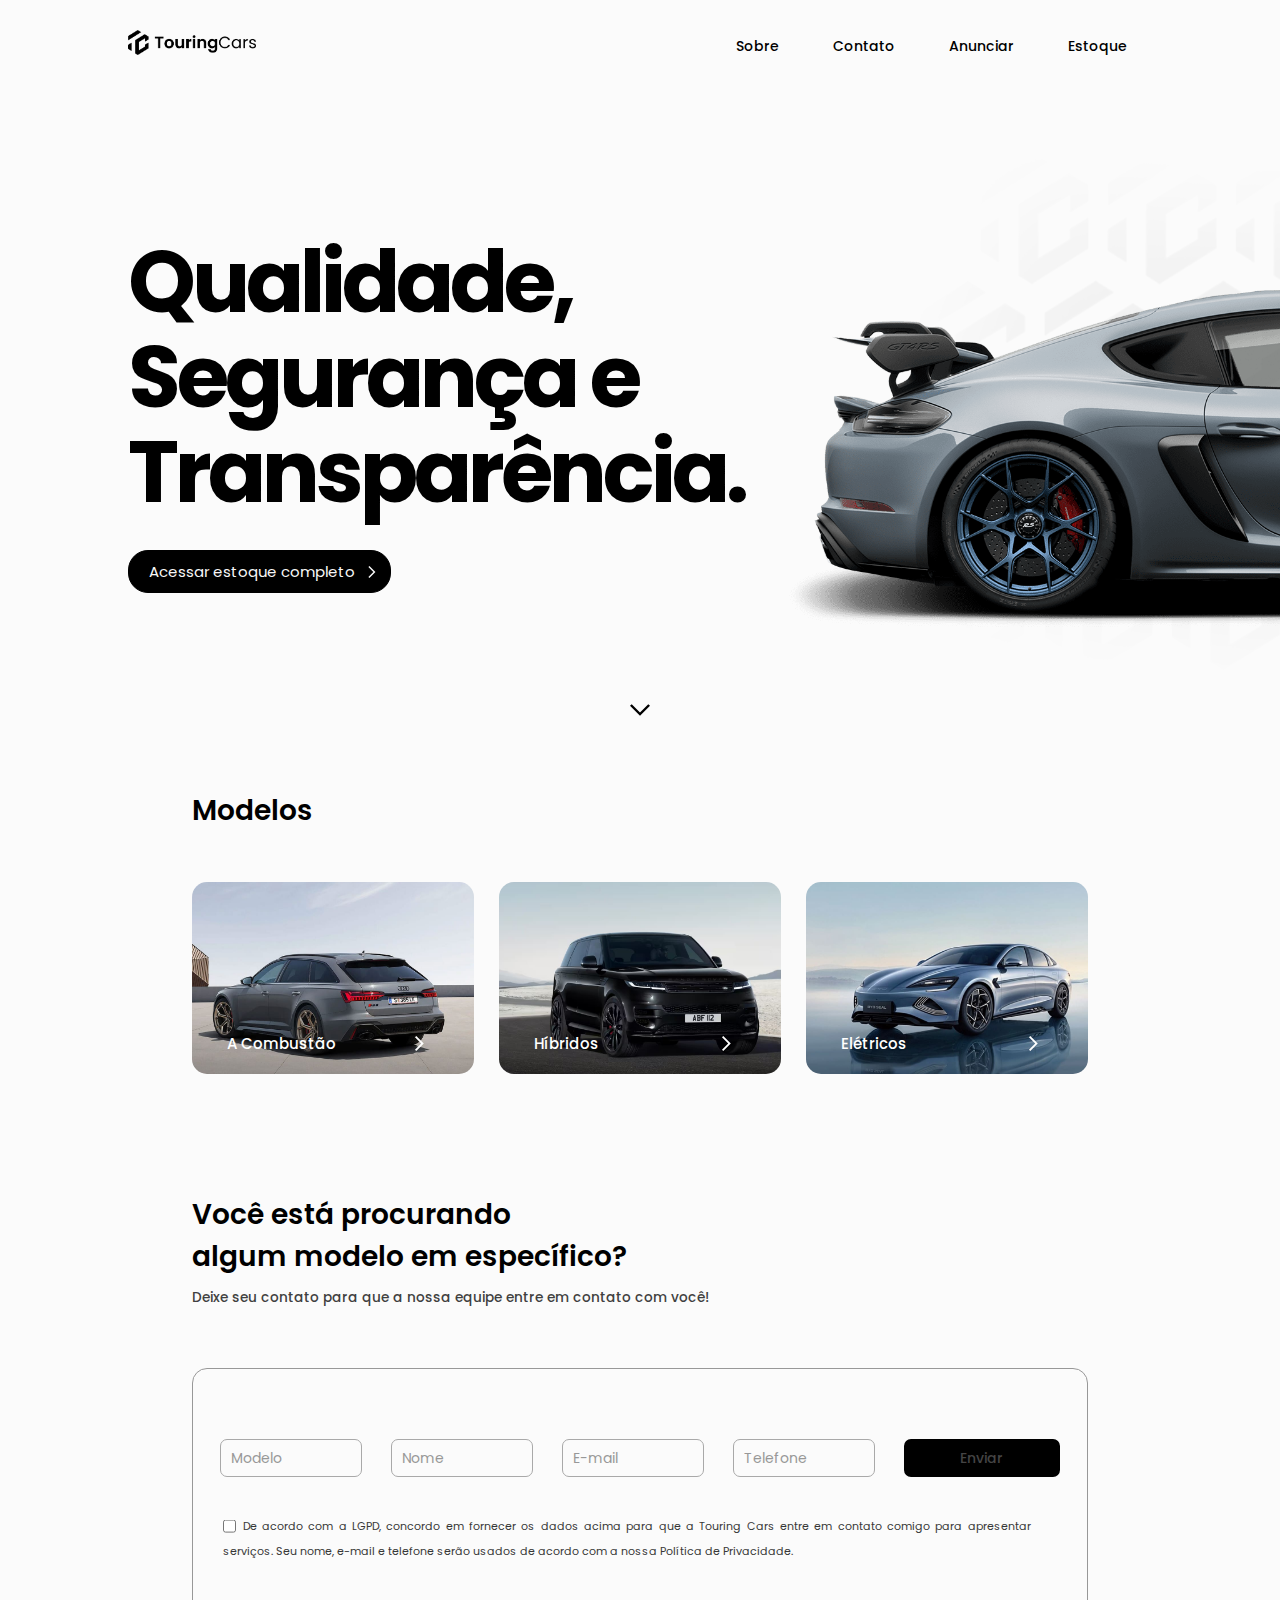
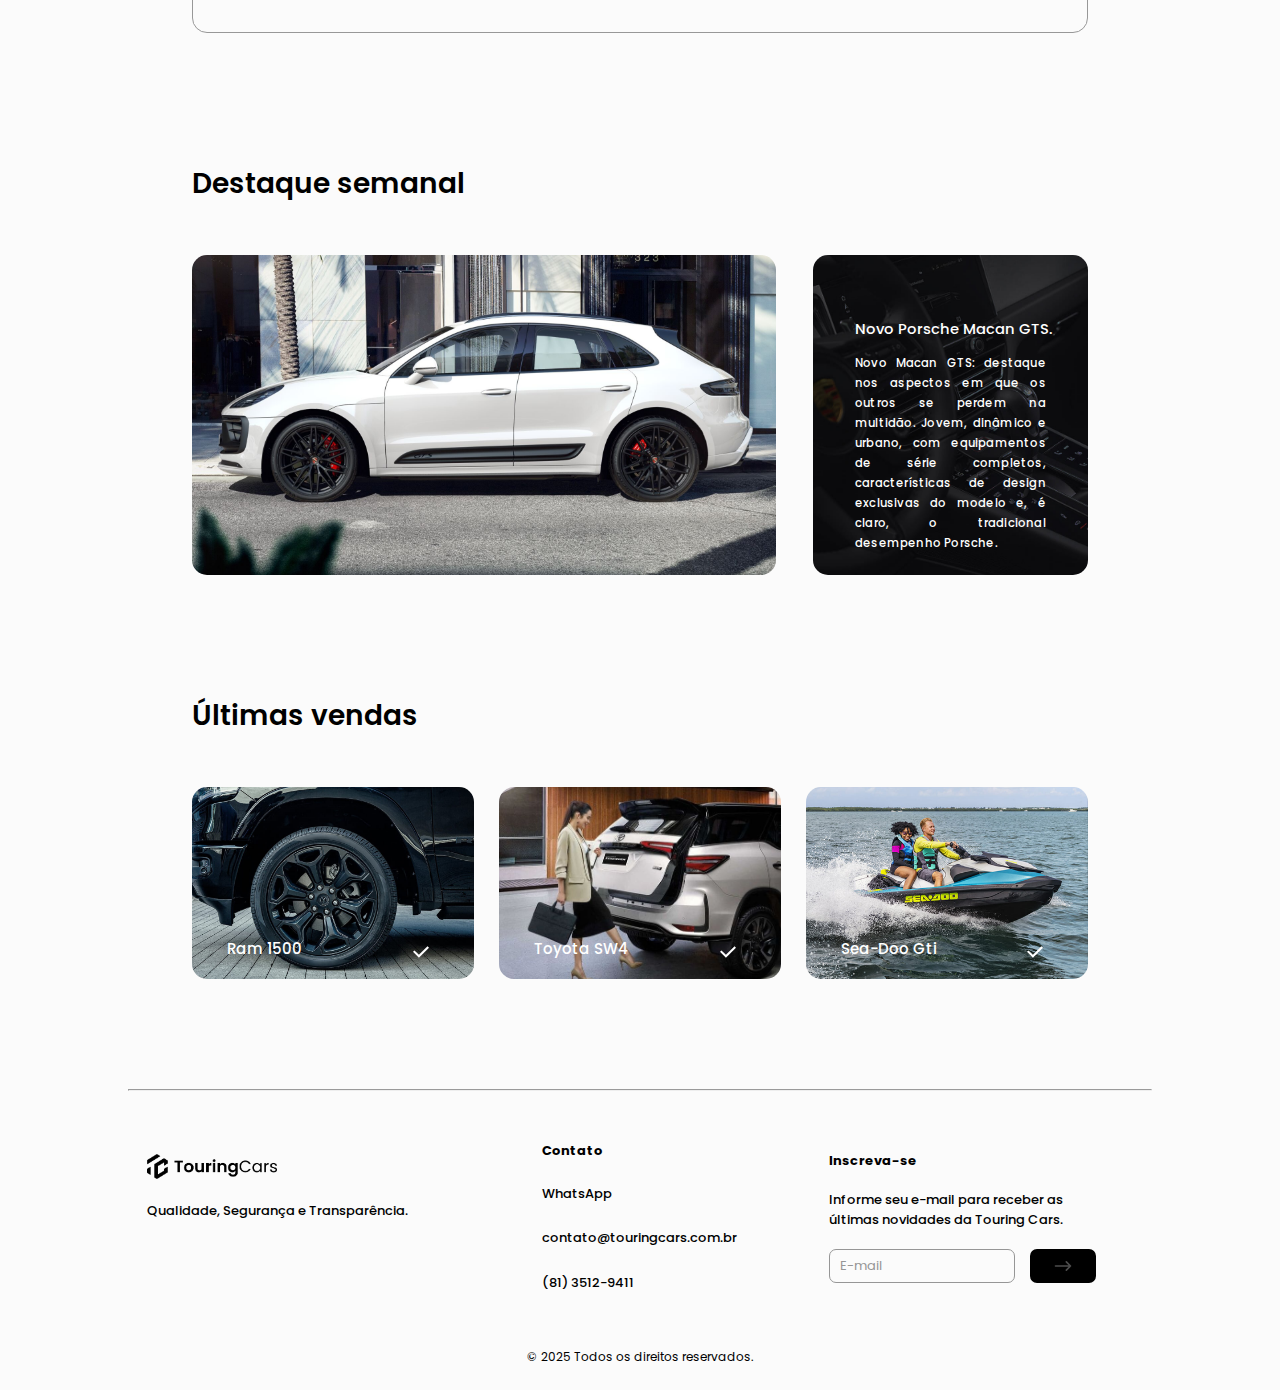
<file: index.html>
<!DOCTYPE html>
<html lang="pt-br">
<head>
    <meta charset="UTF-8">
    <meta name="viewport" content="width=device-width, initial-scale=1.0">
    <title>Início | Touring Cars</title>
    <link rel="stylesheet" href="https://cdnjs.cloudflare.com/ajax/libs/font-awesome/6.5.1/css/all.min.css" integrity="sha512-DTOQO9RWCH3ppGqcWaEA1BIZOC6xxalwEsw9c2QQeAIftl+Vegovlnee1c9QX4TctnWMn13TZye+giMm8e2LwA==" crossorigin="anonymous" referrerpolicy="no-referrer" />
    <link rel="stylesheet" href="style.css">
    <link rel="shortcut icon" href="imgs/tcicon.png">
</head>
<body id="body">
    <header>
        <nav>
            <div class="logo">
                <a href="index.html">
                    <img src="imgs/touringcars.png" alt="logo" style="max-height: 25px;">
                </a>
            </div>
                

            <div class="logo-2">
                <a href="index.html">
                    <img src="imgs/tclogo.png" alt="logo-2" style="max-height: 32px;">
                </a>
            </div>
   
            <ul class="nav-list">
                <li>
                    <a href="sobre.html">
                        <div class="buttons-nav">
                            <p>Sobre</p>
                        </div>
                    </a>
                </li>

                <li>
                    <a href="contato.html">
                        <div class="buttons-nav">
                            <p>Contato</p>
                        </div>
                    </a>
                </li>

                <li>
                    <a href="anunciar.html">
                        <div class="buttons-nav">
                            <p>Anunciar</p>
                        </div>
                    </a>
                </li>

                <li>
                    <a href="estoque.html">
                        <div class="buttons-nav">
                            <p>Estoque</p>
                        </div>
                    </a>
                </li>
                    
            </ul>

            <div class="mobile-menu-icon">
                <button onclick="menuShow()" id="mobile-menu">
                    <img class="icon" src="imgs/icons8-menu.svg" alt="icon">
                </button>
            </div>

            <div class="mobile-menu">
                <ul>
                    <a href="sobre.html">
                        <li class="nav-item">
                            <p>Sobre</p>
                            <img src="imgs/chevron-right-svgrepo-com (2).svg" alt="chevron-right">
                        </li>
                    </a>
                
                    <a href="contato.html">
                        <li class="nav-item">
                            <p>Contato</p>
                            <img src="imgs/chevron-right-svgrepo-com (2).svg" alt="chevron-right">
                        </li>
                    </a>

                    <a href="anunciar.html">
                        <li class="nav-item">
                            <p>Anunciar veículo</p>
                            <img src="imgs/chevron-right-svgrepo-com (2).svg" alt="chevron-right">
                        </li>
                    </a>

                    <a href="estoque.html">
                        <li class="nav-item">
                            <p>Estoque</p>
                            <img src="imgs/chevron-right-svgrepo-com (2).svg" alt="chevron-right">
                        </li>
                    </a>

                    <li class="nav-item-icons">

                        <a href="https://www.instagram.com/" class="footer-link" id="instagram" target="_blank">
                            <i class="fa-brands fa-instagram"></i>
                        </a>

                        <a href="https://www.facebook.com/" class="footer-link" id="facebook" target="_blank">
                            <i class="fa-brands fa-facebook-f"></i>
                        </a>

                        <a href="https://www.youtube.com/" class="footer-link" id="youtube" target="_blank">
                            <i class="fa-brands fa-youtube"></i>
                        </a>

                        <a href="https://web.whatsapp.com/" class="footer-link" id="whatsApp" target="_blank">
                            <i class="fa-brands fa-whatsapp"></i>
                        </a>

                    </li>
                </ul>
            </div>
        </nav>
    </header>

    <main>
        <div class="home-screen">
            
            <div class="home-screen-car"></div>

            <div class="home-screen-text">
               <h2>Qualidade, <br> Segurança e <br> Transparência. </h2>

               <button onclick="window.location.href='estoque.html'" class="access-stock-button">
                Acessar estoque completo
                </button>
            </div>

            <div class="texture-tc"></div>

            <div class="chevron-down" id="chevron_down">
                <img src="imgs/chevro-down2.svg" alt="chevron-down" id="chevron_icon">
            </div>

        </div>

        <div class="text-models">
            <a href="estoque.html"><h1>Modelos</h1></a>
        </div>

        <div class="models">

                <a href="estoque.html">
                    <div class="combustion">
                        <div class="text-combustion">
                            <p>A Combustão</p>
                            <img src="imgs/chevron-right-svgrepo-com (1).svg" alt="chevron-right" class="models-chevron-right">
                        </div>
                    </div>
                </a>
                    
                <a href="estoque.html">
                    <div class="hybrid">
                        <div class="text-hybrid">
                            <p>Híbridos</p>
                            <img src="imgs/chevron-right-svgrepo-com (1).svg" alt="chevron-right" class="models-chevron-right">
                        </div>
                    </div>
                </a>
                    
                <a href="estoque.html">
                    <div class="eletric">
                        <div class="text-eletric">
                            <p>Elétricos</p>
                            <img src="imgs/chevron-right-svgrepo-com (1).svg" alt="chevron-right" class="models-chevron-right">
                        </div>
                    </div>
                </a>
                     
        </div>

        <div class="form">
            <div class="text-form">
                <h1>Você está procurando<br> algum modelo em específico?</h1>
                <h2>Deixe seu contato para que a nossa equipe entre em contato com você!</h2>
            </div>
            <div class="form-inputs">
                <fieldset>
                    <form name="register" id="form-register">
                        <input type="text" id="model" name="modelo" class="field" placeholder="Modelo" onchange="validateRegister()">

                        <input type="text" id="name" name="nome" class="field" placeholder="Nome" onchange="validateRegister()">

                        <input type="email"  id="email" name="email"class="field"  placeholder="E-mail" onchange="validateRegister()">

                        <input type="text" id="number" name="number"  class="field" placeholder="Telefone" onchange="validateRegister()" maxlength="15">

                        <button id="idButton"
                        class="button" type="submit" disabled>Enviar</button>
                    </form>

                    <div class="check-lgpd">
                        <input type="checkbox" id="lgpd" class="check" onchange="validateRegister()">
                        <label for="lgpd">De acordo com a LGPD, concordo em fornecer os dados acima para que a Touring Cars entre em contato comigo para apresentar serviços. Seu nome, e-mail e telefone serão usados de acordo com a nossa Política de Privacidade.</label>
                    </div>
                    
                </fieldset>
                
            </div>
        
        </div>

        <div class="emphasis-title">
            <h1>Destaque semanal</h1>
        </div>

        <div class="emphasis">

            <div class="emphasis-photo"></div>

            <div class="emphasis-text">
                <h1>Novo Porsche Macan GTS.</h1>
                <p>Novo Macan GTS: destaque nos aspectos em que os outros se perdem na multidão. Jovem, dinâmico e urbano, com equipamentos de série completos, características de design exclusivas do modelo e, é claro, o tradicional desempenho Porsche.</p>
            </div>

        </div>
        
        <div class="sale-title">
            <h1>Últimas vendas</h1>
        </div>

        <div class="sale">
            <div class="sale-1">
                <div class="sale-text">
                    <p>Ram 1500</p>
                    <img src="imgs/check.svg" alt="check" class="checked">
                </div>
            </div>

            <div class="sale-2">
                <div class="sale-text">
                    <p>Toyota SW4</p>
                    <img src="imgs/check.svg" alt="check" class="checked">
                </div>
            </div>

            <div class="sale-3">
                <div class="sale-text">
                    <p>Sea-Doo Gti</p>
                    <img src="imgs/check.svg" alt="check" class="checked">
                </div>
            </div>
        </div>
    
        <hr>
    </main>

    <footer>
        <div id="footer_content">
            <div id="footer_contacts">
                <img src="imgs/touringcars.png" alt="Touring Cars" style="max-width: 130px; margin-bottom: 15px;">
                <p>Qualidade, Segurança e Transparência. </p>

                <div id="footer_social_media">
                    <a href="https://www.instagram.com/" class="footer-link" id="instagram" target="_blank">
                        <i class="fa-brands fa-instagram"></i>
                    </a>

                    <a href="https://www.facebook.com/" class="footer-link" id="facebook" target="_blank">
                        <i class="fa-brands fa-facebook-f"></i>
                    </a>

                    <a href="https://www.youtube.com/" class="footer-link" id="youtube" target="_blank">
                        <i class="fa-brands fa-youtube"></i>
                    </a>

                    <a href="https://web.whatsapp.com/" class="footer-link" id="whatsApp" target="_blank">
                        <i class="fa-brands fa-whatsapp"></i>
                    </a>
                </div>
            </div>

            <ul class="footer-list">
                <li>
                    <h3>Contato</h3>
                </li>

                <li>
                    <a href="https://web.whatsapp.com/" class="footer-link" target="_blank">WhatsApp</a>
                </li>

                <li>
                    <a href="mailto:contato@touringcars.com.br" class="footer-link" target="_blank" >contato@touringcars.com.br</a>
                </li>

                <li>
                    <a href="tel:553132649797" class="footer-link" target="_blank">(81) 3512-9411</a>
                </li>

            </ul>

            <div id="footer_subscribe">
                <h3>Inscreva-se</h3>

                <p>Informe seu e-mail para receber as <br> últimas novidades da Touring Cars.</p>

                <div id="input_group">
                    <form name="subscribe" class="subscribe">
                        <input type="email" class="field" id="Email" placeholder="E-mail" onchange="validateSubscribe()">

                        <button id="idButtonSubscribe" 
                        class="buttonsubscribe" type="submit" disabled>
                            <img src="imgs/arrow-right-lg-svgrepo-com.svg" alt="arrow-right">
                        </button>

                        
                    </form>
                </div>
            </div>
        </div>

        <div id="footer_copyright">
            &#169;
            2025 Todos os direitos reservados.
        </div>
    </footer>
</body>

<script src="script.js"></script>
</file>
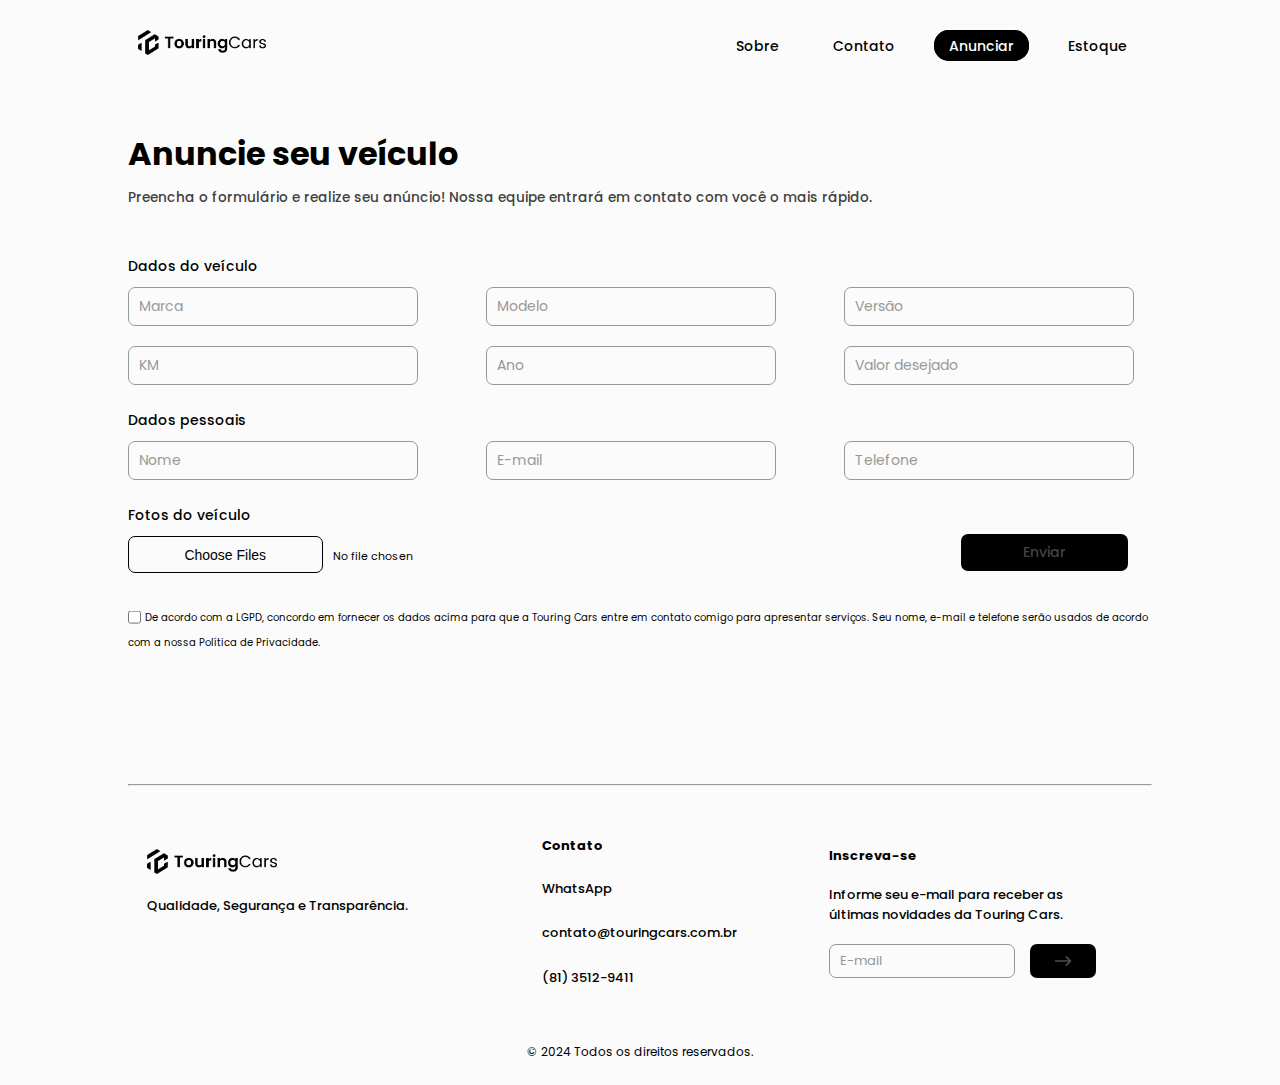
<file: anunciar.html>
<!DOCTYPE html>
<html lang="pt-br">
<head>
    <meta charset="UTF-8">
    <meta name="viewport" content="width=device-width, initial-scale=1.0">
    <title>Anunciar | Touring Cars</title>
    <link rel="stylesheet" href="https://cdnjs.cloudflare.com/ajax/libs/font-awesome/6.5.1/css/all.min.css" integrity="sha512-DTOQO9RWCH3ppGqcWaEA1BIZOC6xxalwEsw9c2QQeAIftl+Vegovlnee1c9QX4TctnWMn13TZye+giMm8e2LwA==" crossorigin="anonymous" referrerpolicy="no-referrer" />
    <link rel="stylesheet" href="styleanunciar.css">
    <link rel="shortcut icon" href="imgs/tcicon.png">
</head>
<body id="body">
    <header>
        <nav>
            <div>
                <ul class="logo">
                    <li>
                        <a href="index.html">
                            <img src="imgs/touringcars.png" alt="logo" style="max-height: 25px;">
                        </a>
                    </li>
                </ul>

                <ul class="logo-2">
                    <li>
                        <a href="index.html">
                            <img src="imgs/tclogo.png" alt="logo-2" style="max-height: 32px;">
                        </a>
                    </li>
                </ul>

                
                <ul class="nav-list">
                    <li>
                        <a href="sobre.html">
                            <div class="buttons-nav">
                                <p>Sobre</p>
                            </div>
                        </a>
                    </li>
                    <li>
                        <a href="contato.html">
                            <div class="buttons-nav">
                                <p>Contato</p>
                            </div>
                        </a>
                    </li>

                    <li>
                        <a href="anunciar.html">
                            <div class="current-nav">
                                <p>Anunciar</p>
                            </div>
                        </a>
                    </li>

                    <li>
                        <a href="estoque.html">
                            <div class="buttons-nav" id="estoque">
                                <p>Estoque</p>
                            </div>
                        </a>
                    </li>
                    
                </ul>
            </div>

            <div class="mobile-menu-icon">
                <button onclick="menuShow()">
                    <img class="icon" src="imgs/icons8-menu.svg" alt="menu-icon" style="max-width: 19px; margin-top: 5px;">
                </button>
            </div>
            
            <div class="mobile-menu">
                <ul>
                    <a href="sobre.html">
                        <li class="nav-item">
                            <p>Sobre</p>
                            <img src="imgs/chevron-right-svgrepo-com (2).svg" alt="chevron-right">
                        </li>
                    </a>
                    
                    <a href="contato.html">
                        <li class="nav-item">
                            <p>Contato</p>
                            <img src="imgs/chevron-right-svgrepo-com (2).svg" alt="chevron-right">
                        </li>
                    </a>
                    <a href="anunciar.html">
                        <li class="nav-item">
                            <p>Anunciar veículo</p>
                            <img src="imgs/chevron-right-svgrepo-com (2).svg" alt="chevron-right">
                        </li>
                    </a>
                    <a href="estoque.html">
                        <li class="nav-item">
                            <p>Estoque</p>
                            <img src="imgs/chevron-right-svgrepo-com (2).svg" alt="chevron-right">
                        </li>
                    </a>
    
                    <li class="nav-item-icons">
                        <a href="https://www.instagram.com/" class="footer-link" id="instagram" target="_blank">
                            <i class="fa-brands fa-instagram"></i>
                        </a>
                        <a href="https://www.facebook.com/" class="footer-link" id="facebook" target="_blank">
                            <i class="fa-brands fa-facebook-f"></i>
                        </a>
                        <a href="https://www.youtube.com/" class="footer-link" id="youtube" target="_blank">
                            <i class="fa-brands fa-youtube"></i>
                        </a>
                        <a href="https://web.whatsapp.com/" class="footer-link" id="whatsApp" target="_blank">
                            <i class="fa-brands fa-whatsapp"></i>
                        </a>
                    </li>
                </ul>
            </div>    
        </nav>
    </header>

    <main>
        <div class="home-screen">
            <div class="home-screen-text">
                <h1>Anuncie seu veículo</h1>
                <h2>Preencha o formulário e realize seu anúncio! Nossa equipe entrará em contato com você o mais rápido.</h2>
            </div>
        </div>

        <div class="form">
            <fieldset>
                <form name="register">
                    <label class="textoform" id="dadosveiculo">Dados do veículo</label>
                    
                    <input type="text" id="marca" name="marca" class="field" placeholder="Marca" onchange="validateRegister()">

                    <input type="text" id="model" name="modelo" class="field" placeholder="Modelo" onchange="validateRegister()">

                    <input type="text" class="field" id="versao" name="versao" placeholder="Versão" onchange="validateRegister()">

                    <input type="number" class="field" id="km" name="km" placeholder="KM" onchange="validateRegister()">
                    
                    <input type="number" class="field" id="ano" name="ano" placeholder="Ano" onchange="validateRegister()">

                    <input type="number" class="field" id="valor" name="valor" placeholder="Valor desejado" onchange="validateRegister()">

                    <label class="textoform" id="dadospessoais">Dados pessoais</label>

                    <input type="text" id="name" name="nome" class="field" placeholder="Nome" onchange="validateRegister()">

                    <input type="text" class="field" id="email" name="email" placeholder="E-mail" onchange="validateRegister()">

                    <input type="text" class="field" id="number" name="number" placeholder="Telefone" onchange="validateRegister()" maxlength="14">

                    <label class="textoform" id="fotos">Fotos do veículo</label>

                    <input type="file" class="upload" id="fotos" name="fotos" onchange="validateRegister()" accept="image/*,.pdf" multiple>

                    <button id="idButton"
                        class="button" type="submit" disabled>Enviar</button>
                    
                </form>
                

                <div class="check-lgpd">
                    <input type="checkbox" id="lgpd" class="check">
                    <label for="lgpd">De acordo com a LGPD, concordo em fornecer os dados acima para que a Touring Cars entre em contato comigo para apresentar serviços. Seu nome, e-mail e telefone serão usados de acordo com a nossa Política de Privacidade.</label>
                </div>
                
            </fieldset>
        </div>

        <hr>

    </main>

    <footer>

        <div id="footer_content">
            <div id="footer_contacts">
                <img src="imgs/touringcars.png" alt="Touring Cars" style="max-width: 130px; margin-bottom: 15px;">
                <p>Qualidade, Segurança e Transparência. </p>

                <div id="footer_social_media">
                    <a href="https://www.instagram.com/" class="footer-link" id="instagram" target="_blank">
                        <i class="fa-brands fa-instagram"></i>
                    </a>

                    <a href="https://www.facebook.com/" class="footer-link" id="facebook" target="_blank">
                        <i class="fa-brands fa-facebook-f"></i>
                    </a>

                    <a href="https://www.youtube.com/" class="footer-link" id="youtube" target="_blank">
                        <i class="fa-brands fa-youtube"></i>
                    </a>

                    <a href="https://web.whatsapp.com/" class="footer-link" id="whatsApp" target="_blank">
                        <i class="fa-brands fa-whatsapp"></i>
                    </a>
                </div>
            </div>

            
            
            <ul class="footer-list">
                <li>
                    <h3>Contato</h3>
                </li>
                <li>
                    <a href="https://web.whatsapp.com/" class="footer-link" target="_blank">WhatsApp</a>
                </li>
                <li>
                    <a href="mailto:contato@touringcars.com.br" class="footer-link" target="_blank">contato@touringcars.com.br</a>
                </li>
                <li>
                    <a href="tel:553132649797" class="footer-link" target="_blank">(81) 3512-9411</a>
                </li>
            </ul>

            <div id="footer_subscribe">
                <h3>Inscreva-se</h3>

                <p>
                    Informe seu e-mail para receber as <br> últimas novidades da Touring Cars.
                </p>

                <div id="input_group">
                    <form name="subscribe" class="subscribe">
                        <input type="email" class="field" id="Email" placeholder="E-mail" onchange="validateSubscribe()">

                        <button id="idButtonSubscribe" 
                        class="buttonsubscribe" type="submit" disabled onchange="validateSubscribe()">
                            <img src="imgs/arrow-right-lg-svgrepo-com.svg" alt="arrow-right">
                        </button>

                    </form>
                </div>
            </div>
        </div>

        <div id="footer_copyright">
            &#169
            2024 Todos os direitos reservados.
        </div>
    </footer>
</body>
</html>

<script src="script.js"></script>

<script
src="https://code.jquery.com/jquery-3.3.1.min.js"
integrity="sha256-FgpCb/KJQlLNfOu91ta32o/NMZxltwRo8QtmkMRdAu8="
crossorigin="anonymous"></script>
</file>
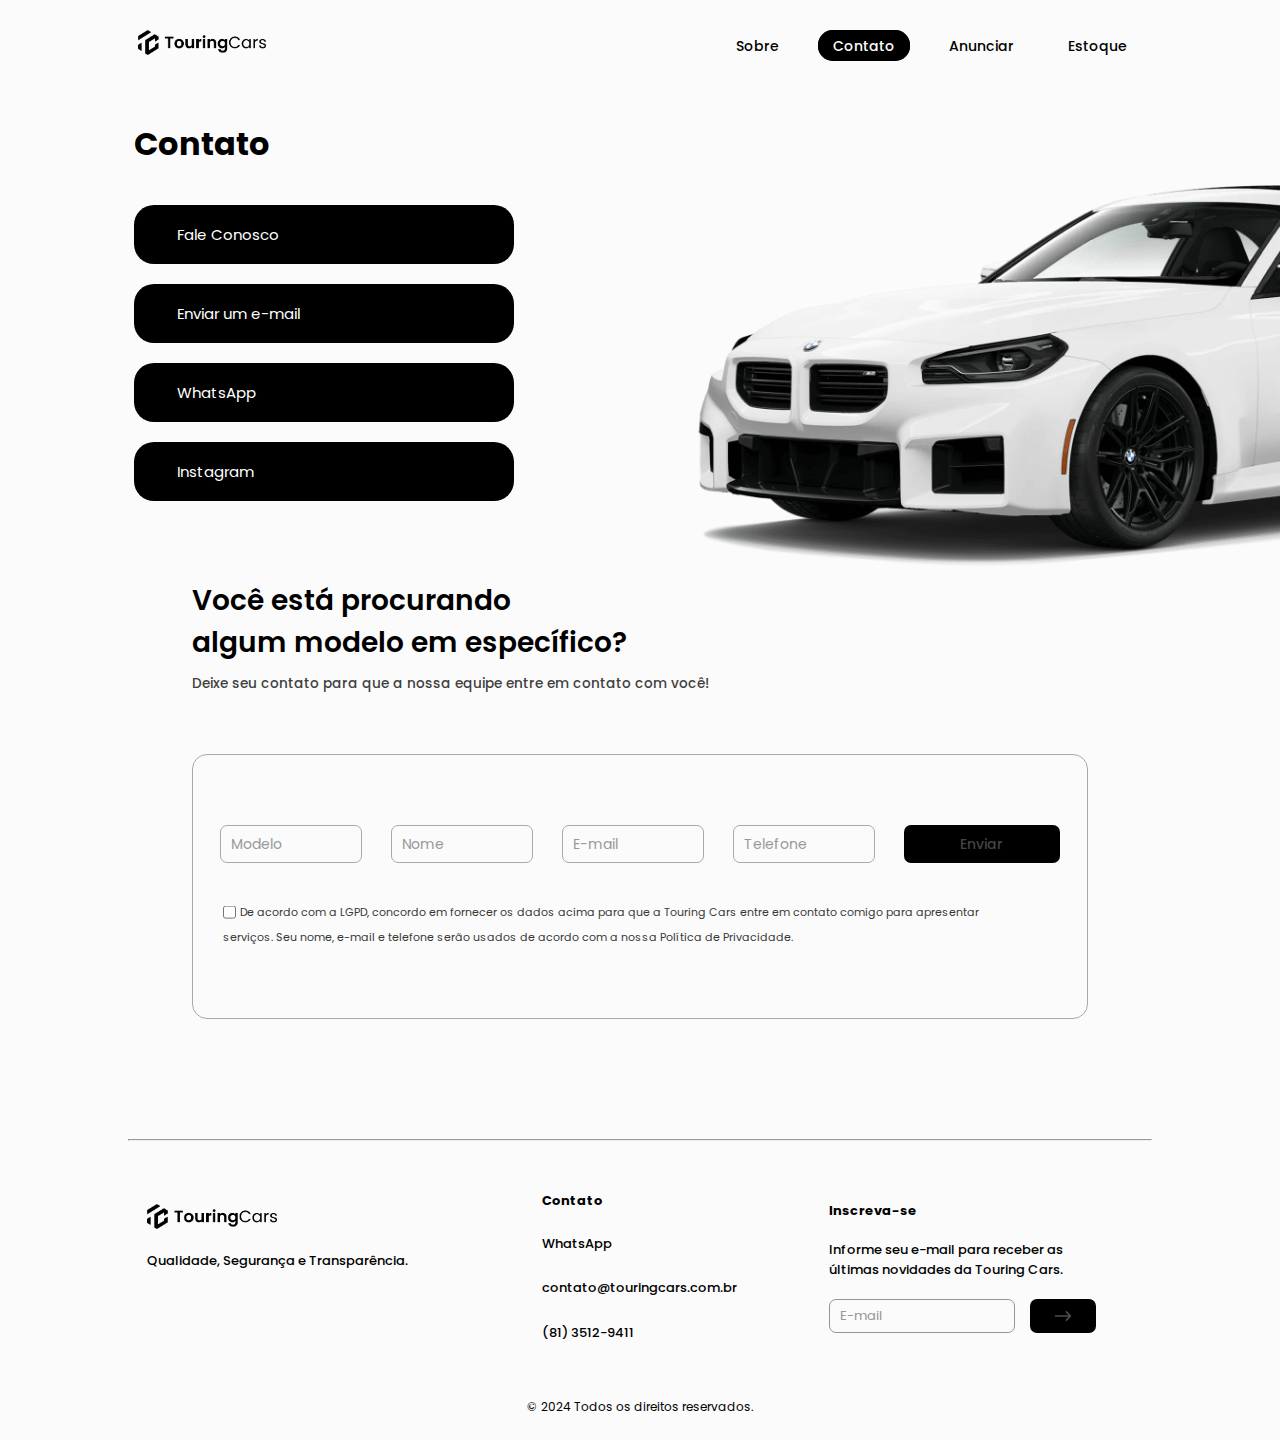
<file: contato.html>
<!DOCTYPE html>
<html lang="pt-br">
<head>
    <meta charset="UTF-8">
    <meta name="viewport" content="width=device-width, initial-scale=1.0">
    <title>Contato | Touring Cars</title>
    <link rel="stylesheet" href="https://cdnjs.cloudflare.com/ajax/libs/font-awesome/6.5.1/css/all.min.css" integrity="sha512-DTOQO9RWCH3ppGqcWaEA1BIZOC6xxalwEsw9c2QQeAIftl+Vegovlnee1c9QX4TctnWMn13TZye+giMm8e2LwA==" crossorigin="anonymous" referrerpolicy="no-referrer" />
    <link rel="stylesheet" href="stylecontato.css">
    <link rel="shortcut icon" href="imgs/tcicon.png">
</head>
<body id="body">
    <header>
        <nav>
            <div>
                <ul class="logo">
                    <li>
                        <a href="index.html">
                            <img src="imgs/touringcars.png" alt="logo" style="max-height: 25px;">
                        </a>
                    </li>
                </ul>

                <ul class="logo-2">
                    <li>
                        <a href="index.html">
                            <img src="imgs/tclogo.png" alt="logo-2" style="max-height: 32px;">
                        </a>
                    </li>
                </ul>
                
                <ul class="nav-list">
                    <li>
                        <a href="sobre.html">
                            <div class="buttons-nav">
                                <p>Sobre</p>
                            </div>
                        </a>
                    </li>

                    <li>
                        <a href="contato.html">
                            <div class="current-nav">
                                <p>Contato</p>
                            </div>
                        </a>
                    </li>

                    <li>
                        <a href="anunciar.html">
                            <div class="buttons-nav">
                                <p>Anunciar</p>
                            </div>
                        </a>
                    </li>

                    <li>
                        <a href="estoque.html">
                            <div class="buttons-nav" id="estoque">
                                <p>Estoque</p>
                            </div>
                        </a>
                    </li>
                    
                </ul>
            </div>

            <div class="mobile-menu-icon">
                <button onclick="menuShow()">
                    <img class="icon" src="imgs/icons8-menu.svg" alt="menu-icon" style="max-width: 19px; margin-top: 5px;">
                </button>
            </div>
            <div class="mobile-menu">
                <ul>
                    <a href="sobre.html">
                        <li class="nav-item">
                            <p>Sobre</p>
                            <img src="imgs/chevron-right-svgrepo-com (2).svg" alt="chevron-right">
                        </li>
                    </a>
                    
                    <a href="contato.html">
                        <li class="nav-item">
                            <p>Contato</p>
                            <img src="imgs/chevron-right-svgrepo-com (2).svg" alt="chevron-right">
                        </li>
                    </a>
                    <a href="anunciar.html">
                        <li class="nav-item">
                            <p>Anunciar veículo</p>
                            <img src="imgs/chevron-right-svgrepo-com (2).svg" alt="chevron-right">
                        </li>
                    </a>
                    <a href="estoque.html">
                        <li class="nav-item">
                            <p>Estoque</p>
                            <img src="imgs/chevron-right-svgrepo-com (2).svg" alt="chevron-right">
                        </li>
                    </a>
    
                    <li class="nav-item-icons">
                        <a href="https://www.instagram.com/" class="footer-link" id="instagram" target="_blank">
                            <i class="fa-brands fa-instagram"></i>
                        </a>
                        <a href="https://www.facebook.com/" class="footer-link" id="facebook" target="_blank">
                            <i class="fa-brands fa-facebook-f"></i>
                        </a>
                        <a href="https://www.youtube.com/" class="footer-link" id="youtube" target="_blank">
                            <i class="fa-brands fa-youtube"></i>
                        </a>
                        <a href="https://web.whatsapp.com/" class="footer-link" id="whatsApp" target="_blank">
                            <i class="fa-brands fa-whatsapp"></i>
                        </a>
                    </li>
                </ul>
            </div>
    
        </nav>
    </header>

    <main>
        <div class="home-screen">
            <div class="home-screen-text">
                <h1>Contato</h1>
            </div>
            
            <div class="actions">
                    <ul>
                        <a href="tel:558135129411">
                            <li>
                                <p><i class="fa-solid fa-phone" style="margin-right: 25px;"></i>Fale Conosco</p>
                            </li>
                        </a>
                        
                        <a href="mailto:contato@touringcars.com.br" target="_blank">
                            <li>
                                <p><i class="fa-solid fa-envelope" style="margin-right: 25px;" ></i>Enviar um e-mail</p>
                            </li>
                        </a>

                        <a href="https://web.whatsapp.com/" target="_blank">
                            <li>
                                <p><i class="fa-brands fa-whatsapp" style="margin-right: 25px;"></i>WhatsApp</p>
                            </li>
                        </a>
                        
                        <a href="https://instagram.com/" target="_blank">
                            <li id="instagramcontato">
                                <p><i class="fa-brands fa-instagram" style="margin-right: 25px;" ></i>Instagram <p>
                                
                            </li>
                        </a>
                    </ul>
            </div>
        </div>
    
        <div class="form">
            <div class="text-form">
                <h1>Você está procurando<br> algum modelo em específico?</h1>
                <h2>Deixe seu contato para que a nossa equipe entre em contato com você!</h2>
            </div>
            <div class="form-inputs">
                <fieldset>
                    <form name="register" id="form-register">
                        <input type="text" id="model" name="modelo" class="field" placeholder="Modelo" onchange="validateRegister()">

                        <input type="text" id="name" name="nome" class="field" placeholder="Nome" onchange="validateRegister()">

                        <input type="email"  id="email" name="email"class="field"  placeholder="E-mail" onchange="validateRegister()">

                        <input type="text" id="number" name="number"  class="field" placeholder="Telefone" onchange="validateRegister()" maxlength="15">

                        <button id="idButton"
                        class="button" type="submit" disabled>Enviar</button>
                    </form>

                    <div class="check-lgpd">
                        <input type="checkbox" id="lgpd" class="check">
                        <label for="lgpd">De acordo com a LGPD, concordo em fornecer os dados acima para que a Touring Cars entre em contato comigo para apresentar serviços. Seu nome, e-mail e telefone serão usados de acordo com a nossa Política de Privacidade.</label>
                    </div>
                    
                </fieldset>
                
            </div>
        
        </div>

        <hr>

    </main>

    <footer>

        <div id="footer_content">
            <div id="footer_contacts">
                <img src="imgs/touringcars.png" alt="Touring Cars" style="max-width: 130px; margin-bottom: 15px;">
                <p>Qualidade, Segurança e Transparência. </p>

                <div id="footer_social_media">
                    <a href="https://www.instagram.com/" class="footer-link" id="instagram" target="_blank">
                        <i class="fa-brands fa-instagram"></i>
                    </a>

                    <a href="https://www.facebook.com/" class="footer-link" id="facebook" target="_blank">
                        <i class="fa-brands fa-facebook-f"></i>
                    </a>

                    <a href="https://www.youtube.com/" class="footer-link" id="youtube" target="_blank">
                        <i class="fa-brands fa-youtube"></i>
                    </a>
                    
                    <a href="https://web.whatsapp.com/" class="footer-link" id="whatsApp" target="_blank">
                        <i class="fa-brands fa-whatsapp"></i>
                    </a>

                </div>
            </div>

            
            
            <ul class="footer-list">
                <li>
                    <h3>Contato</h3>
                </li>
                <li>
                    <a href="https://web.whatsapp.com/" class="footer-link" target="_blank">WhatsApp</a>
                </li>
                <li>
                    <a href="mailto:contato@touringcars.com.br" class="footer-link" target="_blank">contato@touringcars.com.br</a>
                </li>
                <li>
                    <a href="tel:553132649797" class="footer-link" target="_blank">(81) 3512-9411</a>
                </li>
            </ul>

            <div id="footer_subscribe">
                <h3>Inscreva-se</h3>

                <p>
                    Informe seu e-mail para receber as <br> últimas novidades da Touring Cars.
                </p>

                <div id="input_group">
                    <form name="subscribe" class="subscribe">
                        <input type="text" class="field" id="Email" placeholder="E-mail" onchange="validateSubscribe()">

                        <button id="idButtonSubscribe" 
                        class="buttonsubscribe" type="submit" disabled>
                            <img src="imgs/arrow-right-lg-svgrepo-com.svg" alt="arrow-right">
                        </button>
                    </form>
                </div>
            </div>
        </div>

        <div id="footer_copyright">
            &#169
            2024 Todos os direitos reservados.
        </div>
    </footer>
</body>
</html>

<script src="script.js"></script>
</file>
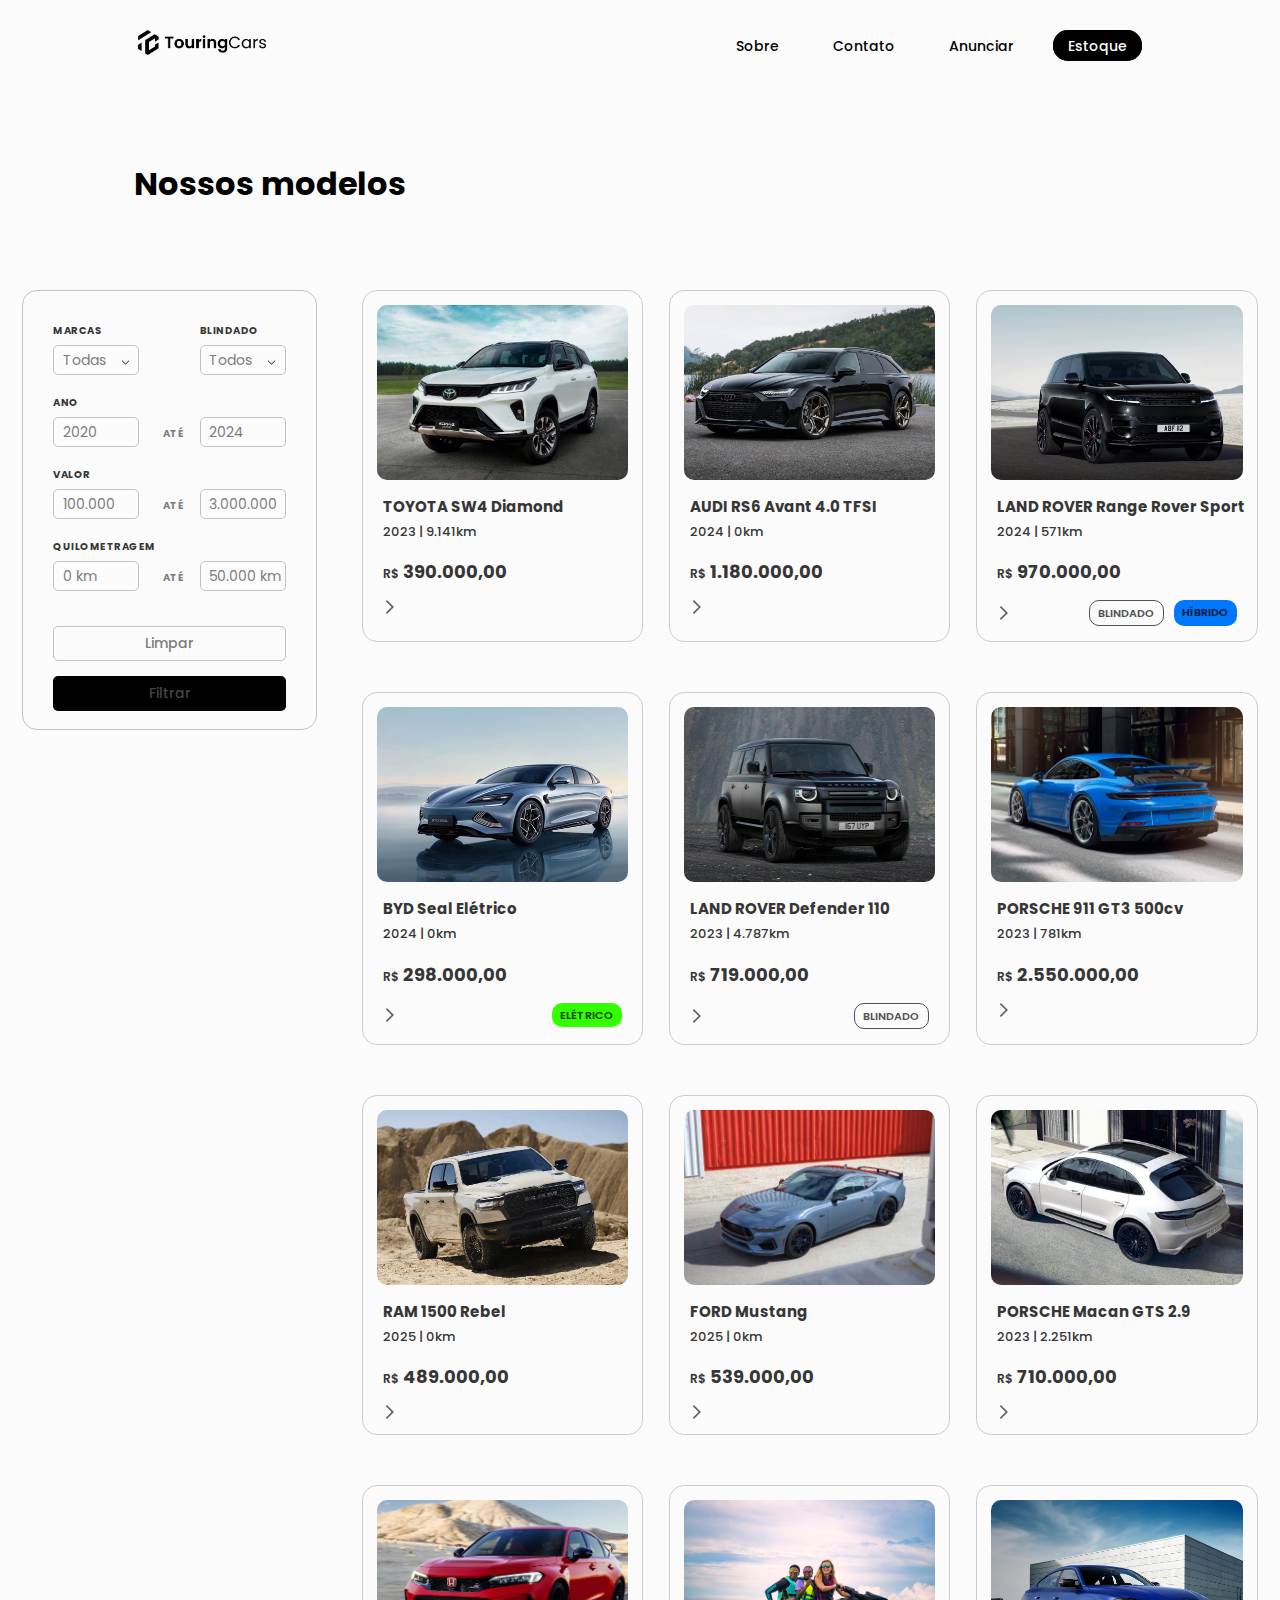
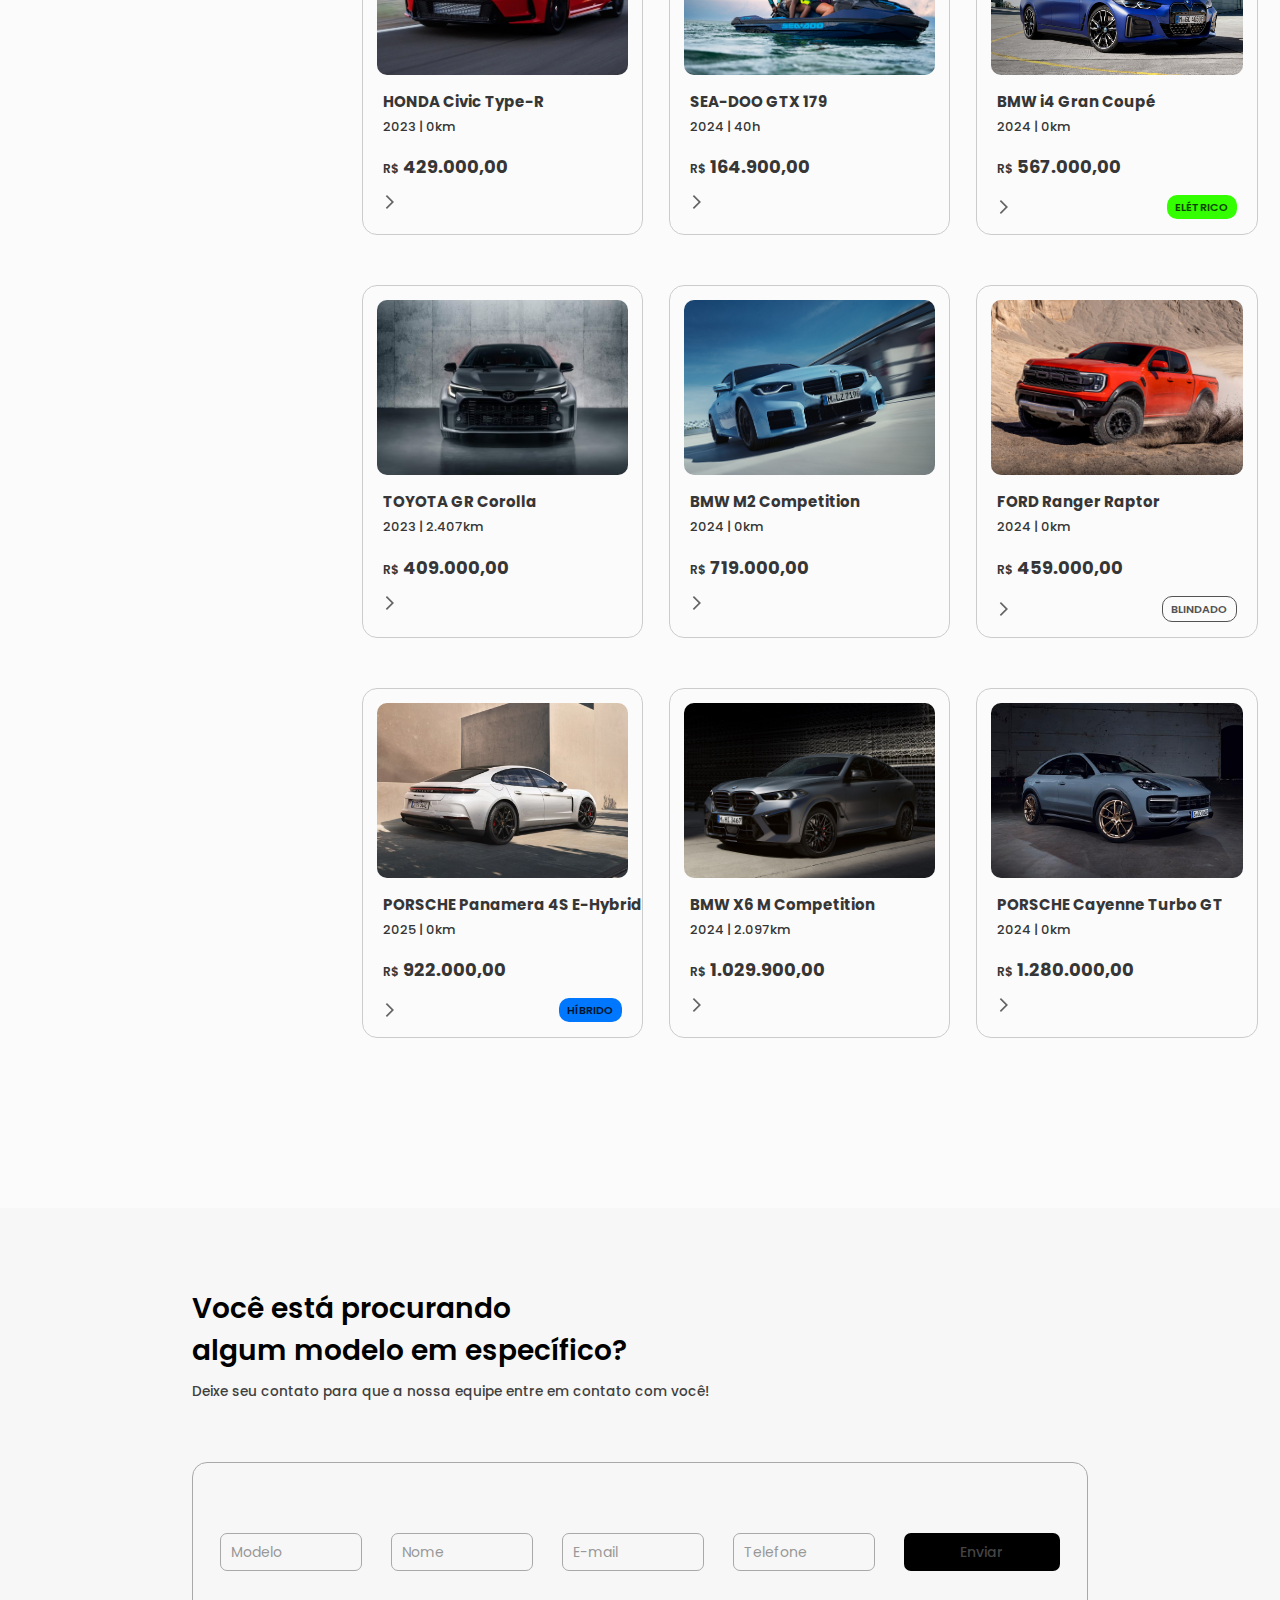
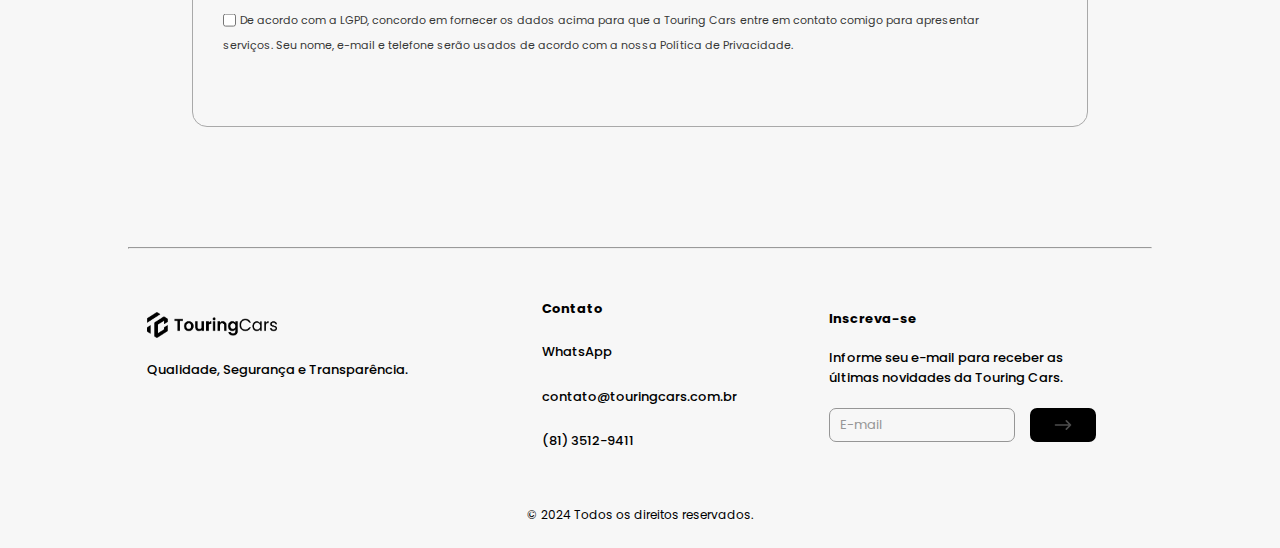
<file: estoque.html>
<!DOCTYPE html>
<html lang="pt-br">
<head>
    <meta charset="UTF-8">
    <meta name="viewport" content="width=device-width, initial-scale=1.0">
    <title>Estoque | Touring Cars</title>
    <link rel="stylesheet" href="https://cdnjs.cloudflare.com/ajax/libs/font-awesome/6.5.1/css/all.min.css" integrity="sha512-DTOQO9RWCH3ppGqcWaEA1BIZOC6xxalwEsw9c2QQeAIftl+Vegovlnee1c9QX4TctnWMn13TZye+giMm8e2LwA==" crossorigin="anonymous" referrerpolicy="no-referrer" />
    <link rel="stylesheet" href="styleestoque.css">
    <link rel="shortcut icon" href="imgs/tcicon.png">
</head>
<body id="body">
    <header>
        <nav>
            <div>
                <ul class="logo">
                    <li>
                        <a href="index.html">
                            <img src="imgs/touringcars.png" alt="logo" style="max-height: 25px;">
                        </a>
                    </li>
                </ul>

                <ul class="logo-2">
                    <li>
                        <a href="index.html">
                            <img src="imgs/tclogo.png" alt="logo-2" style="max-height: 32px;">
                        </a>
                    </li>
                </ul>
                
                <ul class="nav-list">
                    <li>
                        <a href="sobre.html">
                            <div class="buttons-nav">
                                <p>Sobre</p>
                            </div>
                        </a>
                    </li>

                    <li>
                        <a href="contato.html">
                            <div class="buttons-nav">
                                <p>Contato</p>
                            </div>
                        </a>
                    </li>

                    <li>
                        <a href="anunciar.html">
                            <div class="buttons-nav">
                                <p>Anunciar</p>
                            </div>
                        </a>
                    </li>

                    <li>
                        <a href="estoque.html">
                            <div class="current-nav">
                                <p>Estoque</p>
                            </div>
                        </a>
                    </li>
                
                </ul>
            </div>

            <div class="mobile-menu-icon">
                <button onclick="menuShow()">
                    <img class="icon" src="imgs/icons8-menu.svg" alt="menu-icon" style="max-width: 19px; margin-top: 5px;">
                </button>
            </div>

            <div class="mobile-menu">
                <ul>
                    <a href="sobre.html">
                        <li class="nav-item">
                            <p>Sobre</p>
                            <img src="imgs/chevron-right-svgrepo-com (2).svg" alt="chevron-right">
                        </li>
                    </a>
                    
                    <a href="contato.html">
                        <li class="nav-item">
                            <p>Contato</p>
                            <img src="imgs/chevron-right-svgrepo-com (2).svg" alt="chevron-right">
                        </li>
                    </a>
                    <a href="anunciar.html">
                        <li class="nav-item">
                            <p>Anunciar veículo</p>
                            <img src="imgs/chevron-right-svgrepo-com (2).svg" alt="chevron-right">
                        </li>
                    </a>
                    <a href="estoque.html">
                        <li class="nav-item">
                            <p>Estoque</p>
                            <img src="imgs/chevron-right-svgrepo-com (2).svg" alt="chevron-right">
                        </li>
                    </a>
    
                    <li class="nav-item-icons">
                        <a href="https://www.instagram.com/" class="footer-link" id="instagram" target="_blank">
                            <i class="fa-brands fa-instagram"></i>
                        </a>
                        <a href="https://www.facebook.com/" class="footer-link" id="facebook" target="_blank">
                            <i class="fa-brands fa-facebook-f"></i>
                        </a>
                        <a href="https://www.youtube.com/" class="footer-link" id="youtube" target="_blank">
                            <i class="fa-brands fa-youtube"></i>
                        </a>
                        <a href="https://web.whatsapp.com/" class="footer-link" id="whatsApp" target="_blank">
                            <i class="fa-brands fa-whatsapp"></i>
                        </a>
                    </li>
                </ul>
            </div>
               
        </nav>
    </header>

    <main>
        <div class="home-screen">
            <div class="home-screen-text">
                <h1>Nossos modelos</h1>
            </div>

            <div class="home-screen-text-2">
                <h1>Nossos <br> modelos</h1>
            </div>
        </div>

        <div class="open-filter">
            <button class="showfiltrar opened" onclick="menuShowFilter()">Filtro <img class="iconarrow" src="imgs/chevron-down2.svg" alt="" style="max-width: 10px; margin-left: 5px; transform: rotate(0deg);">
            </button>
        </div>

        <div class="full2">
            <div class="filter">
                <form>
                    <div class="filter-brands">
                        <label for="marcas">MARCAS</label><br>
                        <input type="text" name="marcas" id="brands" placeholder="Todas" onfocus="dropDown3(0)" onblur="dropDown3(1)" readonly>
                        <div class="dropDown3">
                            <div class="listDropDown">
                                <div class="item2" id="item2-1" onmousedown="category2(1)">Todas</div>
                                <div class="item2" id="item2-2" onmousedown="category2(2)">BMW</div>
                                <div class="item2" id="item2-3" onmousedown="category2(3)">Porsche</div>
                                <div class="item2" id="item2-4" onmousedown="category2(4)">Audi</div>
                                <div class="item2" id="item2-5" onmousedown="category2(5)">Land Rover</div>
                                <div class="item2" id="item2-6" onmousedown="category2(6)">Toyota</div>
                                <div class="item2" id="item2-7" onmousedown="category2(7)">BYD</div>
                                <div class="item2" id="item2-8" onmousedown="category2(8)">Ford</div>
                                <div class="item2" id="item2-9" onmousedown="category2(9)">Mercedes</div>
                                <div class="item2" id="item2-10" onmousedown="category2(10)">Volkswagen</div>
                            </div>
                        </div>
                    </div>

                    <div class="filter-shielded">
                        <label for="blindado">BLINDADO</label><br>
                        <input type="text" name="blindado" id="armored" placeholder="Todos" onfocus="dropDown4(0)" onblur="dropDown4(1)" readonly>
                        <div class="dropDown4">
                            <div class="listDropDown2">
                                <div class="item2" id="iitem2-1" onmousedown="category3(1)">Sim</div>
                                <div class="item2" id="iitem2-2" onmousedown="category3(2)">Não</div>
                                <div class="item2" id="iitem2-3" onmousedown="category3(3)">Todos</div>
                            </div>
                        </div>
                    </div>

                    <div class="filter-start-year">
                        <label for="ano">ANO</label><br>
                        <input type="text" name="anoinicial" id="anoinicial" placeholder="2020">
                    </div>
                    <div class="until"><p>ATÉ</p></div>
                    <div class="filter-final-year">
                        <label for="ano">‎ </label><br>
                        <input type="text" name="anofinal" id="anofinal" placeholder="2024">
                        </div>

                    <div class="filter-start-value">
                        <label for="ano">VALOR</label><br>
                        <input type="text" name="anoinicial" id="anoinicial" placeholder="100.000">
                    </div>

                    <div class="until"><p>ATÉ</p></div>

                    <div class="filter-final-value">
                        <label for="ano">‎ </label><br>
                        <input type="text" name="anofinal" id="anofinal" placeholder="3.000.000">
                    </div>

                    <div class="filter-start-km">
                        <label for="ano">QUILOMETRAGEM</label><br>
                        <input type="text" name="anoinicial" id="anoinicial" placeholder="0">
                    </div>

                    <div class="until"><p>ATÉ</p></div>

                    <div class="filter-final-km">
                        <label for="ano">‎ </label><br>
                        <input type="text" name="anofinal" id="anofinal" placeholder="50.000">
                    </div>
            
                    <input type="reset"  name="limpar" value="Limpar" class="button-clean">

                    <input type="submit" class="button-filter" value="Filtrar">
                </form>
            </div>
        </div>

        <div class="container">
            <div class="filter" id="filter-desktop">
                <form>
                    <div class="filter-brands">
                        <label for="marcas">MARCAS</label><br>
                        <input type="text" name="marcas" id="brands" placeholder="Todas" onfocus="dropDown(0)" onblur="dropDown(1)" readonly>
                        

                        <div class="dropDown">
                            <div class="listDropDown">
                                <div class="item" id="item-1" onmousedown="category(1)">Todas</div>
                                <div class="item" id="item-2" onmousedown="category(2)">BMW</div>
                                <div class="item" id="item-3" onmousedown="category(3)">Porsche</div>
                                <div class="item" id="item-4" onmousedown="category(4)">Audi</div>
                                <div class="item" id="item-5" onmousedown="category(5)">Land Rover</div>
                                <div class="item" id="item-6" onmousedown="category(6)">Toyota</div>
                                <div class="item" id="item-7" onmousedown="category(7)">BYD</div>
                                <div class="item" id="item-8" onmousedown="category(8)">Ford</div>
                                <div class="item" id="item-9" onmousedown="category(9)">Mercedes</div>
                                <div class="item" id="item-10" onmousedown="category(10)">Volkswagen</div>
                            </div>
                        </div>
                    </div>

                    <div class="filter-shielded">
                        <label for="blindado">BLINDADO</label><br>
                        <input type="text" name="blindado" id="armored" placeholder="Todos" onfocus="dropDown2(0)" onblur="dropDown2(1)" readonly>
                        <div class="dropDown2">
                            <div class="listDropDown2">
                                <div class="item" id="iitem-1" onmousedown="category1(1)">Sim</div>
                                <div class="item" id="iitem-2" onmousedown="category1(2)">Não</div>
                                <div class="item" id="iitem-3" onmousedown="category1(3)">Todos</div>
                            </div>
                        </div>
                    </div>

             
                    <div class="filter-start-year">
                        <label for="ano">ANO</label><br>
                        <input type="number" name="anoinicial" id="anoinicial" placeholder="2020" class="field">
                    </div>
                
                    <div class="until"><p>ATÉ</p></div>

                    <div class="filter-final-year">
                        <label for="ano">‎ </label><br>
                        <input type="number" name="anofinal" id="anofinal" placeholder="2024" class="field">
                    </div>

                    <div class="filter-start-value">
                        <label for="ano">VALOR</label><br>
                        <input type="number" name="anoinicial" id="anoinicial" placeholder="100.000" class="field">
                    </div>

                    <div class="until"><p>ATÉ</p></div>

                    <div class="filter-final-value">
                        <label for="ano">‎ </label><br>
                        <input type="number" name="anofinal" id="anofinal" placeholder="3.000.000" class="field">
                    </div>

                    <div class="filter-start-km">
                        <label for="ano">QUILOMETRAGEM</label><br>
                        <input type="number" name="anoinicial" id="anoinicial" placeholder="0 km" class="field">
                    </div>
                
                    <div class="until"><p>ATÉ</p></div>

                    <div class="filter-final-km">
                        <label for="ano">‎ </label><br>
                        <input type="number" name="anofinal" id="anofinal" placeholder="50.000 km" pattern="[0-300000]" class="field">
                    </div>

                    <input type="reset"  name="limpar" value="Limpar" class="button-clean">
            
                    <input type="submit" class="button-filter" value="Filtrar" disabled>
            
                </form>
            </div>

            <div class="sale">

                <div class="sale-car">
                    <div class="sale-photo-1"></div>
                    <div class="sale-text">
                        <p class="title-car">TOYOTA SW4 Diamond</p>
                        <p class="anokm">2023 | 9.141km</p>
                        <p class="rs">R$</p>
                        <p class="price">390.000,00</p>
                        <div class="chevron-right-label">
                            <img src="imgs/chevron-right-svgrepo-com2 (2).svg" alt="chevron-right" style="max-width: 14px;">
                        </div> 
                    </div>
                </div>

                <div class="sale-car">
                    <div class="sale-photo-2"></div>
                    <div class="sale-text">
                        <p class="title-car">AUDI RS6 Avant 4.0 TFSI</p>
                        <p class="anokm">2024 | 0km</p>
                        <p class="rs">R$</p>
                        <p class="price">1.180.000,00</p>
                        <div class="chevron-right-label">
                            <img src="imgs/chevron-right-svgrepo-com2 (2).svg" alt="chevron-right" style="max-width: 14px;">
                        </div>    
                    </div>
                </div>

                <div class="sale-car">
                    <div class="sale-photo-3"></div>
                    <div class="sale-text">
                        <p class="title-car">LAND ROVER Range Rover Sport</p>
                        <p class="anokm">2024 | 571km</p>
                        <p class="rs">R$</p>
                        <p class="price">970.000,00</p>
                        <div class="chevron-right-label">
                            <img src="imgs/chevron-right-svgrepo-com2 (2).svg" alt="chevron-right" style="max-width: 14px;">
                        <div class="labels">
                                <p class="armored-label">BLINDADO</p>
                                <p class="hybrid-label">HÍBRIDO</p>
                            </div>
                        </div>    
                    </div>
                </div>

                <div class="sale-car">
                    <div class="sale-photo-4"></div>
                    <div class="sale-text">
                        <p class="title-car">BYD Seal Elétrico </p>
                        <p class="anokm">2024 | 0km</p>
                        <p class="rs">R$</p>
                        <p class="price">298.000,00</p>
                        <div class="chevron-right-label">
                            <img src="imgs/chevron-right-svgrepo-com2 (2).svg" alt="chevron-right" style="max-width: 14px;">
                            <p class="eletric-label">ELÉTRICO</p>
                        </div>   
                    </div>
                </div>

                <div class="sale-car">
                    <div class="sale-photo-5"></div>
                    <div class="sale-text">
                        <p class="title-car">LAND ROVER Defender 110</p>
                        <p class="anokm">2023 | 4.787km</p>
                        <p class="rs">R$</p>
                        <p class="price"> 719.000,00</p>
                        <div class="chevron-right-label">
                            <img src="imgs/chevron-right-svgrepo-com2 (2).svg" alt="chevron-right" style="max-width: 14px;">
                            <div class="labels">
                                <p class="armored-label">BLINDADO</p>
                            </div>
                        </div>    
                    </div>
                </div>

                <div class="sale-car">
                    <div class="sale-photo-6"></div>
                    <div class="sale-text">
                        <p class="title-car">PORSCHE 911 GT3 500cv</p>
                        <p class="anokm">2023 | 781km</p>
                        <p class="rs">R$</p>
                        <p class="price">2.550.000,00</p>
                        <div class="chevron-right-label">
                            <img src="imgs/chevron-right-svgrepo-com2 (2).svg" alt="chevron-right" style="max-width: 14px;">
                        </div>    
                    </div>
                </div>

                <div class="sale-car">
                    <div class="sale-photo-7"></div>
                    <div class="sale-text">
                        <p class="title-car">RAM 1500 Rebel</p>
                        <p class="anokm">2025 | 0km</p>
                        <p class="rs">R$</p>
                        <p class="price">489.000,00</p>
                        <div class="chevron-right-label">
                            <img src="imgs/chevron-right-svgrepo-com2 (2).svg" alt="chevron-right" style="max-width: 14px;">
                        </div>     
                    </div>
                </div>

                <div class="sale-car">
                    <div class="sale-photo-8"></div>
                    <div class="sale-text">
                        <p class="title-car">FORD Mustang</p>
                        <p class="anokm">2025 | 0km</p>
                        <p class="rs">R$</p>
                        <p class="price">539.000,00</p>
                        <div class="chevron-right-label">
                            <img src="imgs/chevron-right-svgrepo-com2 (2).svg" alt="chevron-right" style="max-width: 14px;">
                        </div>    
                    </div>
                </div>

                
                    <div class="sale-car">
                        <div class="sale-photo-9"></div>
                        <div class="sale-text">
                            <p class="title-car">PORSCHE Macan GTS 2.9</p>
                            <p class="anokm">2023 | 2.251km</p>
                            <p class="rs">R$</p>
                            <p class="price">710.000,00</p>
                            <div class="chevron-right-label">
                                <img src="imgs/chevron-right-svgrepo-com2 (2).svg" alt="chevron-right" style="max-width: 14px;">
                            </div>  
                        </div>
                    </div>

                    <div class="sale-car">
                        <div class="sale-photo-10"></div>
                        <div class="sale-text">
                            <p class="title-car">HONDA Civic Type-R</p>
                            <p class="anokm">2023 | 0km</p>
                            <p class="rs">R$</p>
                            <p class="price">429.000,00</p>
                            <div class="chevron-right-label">
                                <img src="imgs/chevron-right-svgrepo-com2 (2).svg" alt="chevron-right" style="max-width: 14px;">
                            </div>   
                        </div>
                    </div>

                    <div class="sale-car">
                        <div class="sale-photo-11"></div>
                        <div class="sale-text">
                            <p class="title-car">SEA-DOO GTX 179</p>
                            <p class="anokm">2024 | 40h</p>
                            <p class="rs">R$</p>
                            <p class="price">164.900,00</p>
                            <div class="chevron-right-label">
                                <img src="imgs/chevron-right-svgrepo-com2 (2).svg" alt="chevron-right" style="max-width: 14px;">
                            </div>     
                        </div>
                    </div>

                    <div class="sale-car">
                        <div class="sale-photo-12"></div>
                        <div class="sale-text">
                            <p class="title-car">BMW i4 Gran Coupé</p>
                            <p class="anokm">2024 | 0km</p>
                            <p class="rs">R$</p>
                            <p class="price">567.000,00</p>
                            <div class="chevron-right-label">
                                <img src="imgs/chevron-right-svgrepo-com2 (2).svg" alt="chevron-right" style="max-width: 14px;">
                                <p class="eletric-label">ELÉTRICO</p>
                            </div>  
                        </div>
                    </div>

                    <div class="sale-car">
                        <div class="sale-photo-13"></div>
                        <div class="sale-text">
                            <p class="title-car">TOYOTA GR Corolla</p>
                            <p class="anokm">2023 | 2.407km</p>
                            <p class="rs">R$</p>
                            <p class="price">409.000,00</p>
                            <div class="chevron-right-label">
                                <img src="imgs/chevron-right-svgrepo-com2 (2).svg" alt="chevron-right" style="max-width: 14px;">
                            </div>     
                        </div>
                    </div>

                    <div class="sale-car">
                        <div class="sale-photo-14"></div>
                        <div class="sale-text">
                            <p class="title-car">BMW M2 Competition </p>
                            <p class="anokm">2024 | 0km</p>
                            <p class="rs">R$</p>
                            <p class="price">719.000,00</p>
                            <div class="chevron-right-label">
                                <img src="imgs/chevron-right-svgrepo-com2 (2).svg" alt="chevron-right" style="max-width: 14px;">
                            </div>    
                        </div>
                    </div>

                    <div class="sale-car">
                        <div class="sale-photo-15"></div>
                        <div class="sale-text">
                            <p class="title-car">FORD Ranger Raptor</p>
                            <p class="anokm">2024 | 0km</p>
                            <p class="rs">R$</p>
                            <p class="price">459.000,00</p>
                            <div class="chevron-right-label">
                                <img src="imgs/chevron-right-svgrepo-com2 (2).svg" alt="chevron-right" style="max-width: 14px;">
                                <div class="labels">
                                    <p class="armored-label">BLINDADO</p>
                                </div>
                            </div> 
                        </div>
                    </div>

                    <div class="sale-car">
                        <div class="sale-photo-16"></div>
                        <div class="sale-text">
                            <p class="title-car">PORSCHE Panamera 4S E-Hybrid</p>
                            <p class="anokm">2025 | 0km</p>
                            <p class="rs">R$</p>
                            <p class="price">922.000,00</p>
                            <div class="chevron-right-label">
                                <img src="imgs/chevron-right-svgrepo-com2 (2).svg" alt="chevron-right" style="max-width: 14px;">
                                <p class="hybrid-label">HÍBRIDO</p>
                            </div>     
                        </div>
                    </div>

                    <div class="sale-car">
                        <div class="sale-photo-17"></div>
                        <div class="sale-text">
                            <p class="title-car">BMW X6 M Competition</p>
                            <p class="anokm">2024 | 2.097km</p>
                            <p class="rs">R$</p>
                            <p class="price">1.029.900,00</p>
                            <div class="chevron-right-label">
                                <img src="imgs/chevron-right-svgrepo-com2 (2).svg" alt="chevron-right" style="max-width: 14px;"> 
                            </div>
                        </div>
                    </div>

                    <div class="sale-car">
                        <div class="sale-photo-18"></div>
                        <div class="sale-text">
                            <p class="title-car">PORSCHE Cayenne Turbo GT</p>
                            <p class="anokm">2024 | 0km</p>
                            <p class="rs">R$</p>
                            <p class="price">1.280.000,00</p>
                            <div class="chevron-right-label">
                                <img src="imgs/chevron-right-svgrepo-com2 (2).svg" alt="chevron-right" style="max-width: 14px;">
                            </div>    
                        </div>
                    </div>
            </div>
          
        </div>
        
      
        <div class="form">
            <div class="text-form">
                <h1>Você está procurando<br> algum modelo em específico?</h1>
                <h2>Deixe seu contato para que a nossa equipe entre em contato com você!</h2>
            </div>
            <div class="form-inputs">
                <fieldset>
                    <form name="register" id="form-register">
                        <input type="text" id="model" name="modelo" class="field" placeholder="Modelo" onchange="validateRegister()">

                        <input type="text" id="name" name="nome" class="field" placeholder="Nome" onchange="validateRegister()">

                        <input type="email"  id="email" name="email"class="field"  placeholder="E-mail" onchange="validateRegister()">

                        <input type="text" id="number" name="number"  class="field" placeholder="Telefone" onchange="validateRegister()" maxlength="15">

                        <button id="idButton"
                        class="button" type="submit" disabled onchange="validateRegister()">Enviar</button>
                    </form>

                    <div class="check-lgpd">
                        <input type="checkbox" id="lgpd" class="check">
                        <label for="lgpd">De acordo com a LGPD, concordo em fornecer os dados acima para que a Touring Cars entre em contato comigo para apresentar serviços. Seu nome, e-mail e telefone serão usados de acordo com a nossa Política de Privacidade.</label>
                    </div>
                    
                </fieldset>
                
            </div>

            <hr>

        </div>
        
    </main>
    <footer>
        <div id="footer_content">
            <div id="footer_contacts">
                <img src="imgs/touringcars.png" alt="Touring Cars" style="max-width: 130px; margin-bottom: 15px;">
                <p>Qualidade, Segurança e Transparência. </p>

                <div id="footer_social_media">
                    <a href="https://www.instagram.com/" class="footer-link" id="instagram" target="_blank">
                        <i class="fa-brands fa-instagram"></i>
                    </a>

                    <a href="https://www.facebook.com/" class="footer-link" id="facebook" target="_blank">
                        <i class="fa-brands fa-facebook-f"></i>
                    </a>

                    <a href="https://www.youtube.com/" class="footer-link" id="youtube" target="_blank">
                        <i class="fa-brands fa-youtube"></i>
                    </a>

                    <a href="https://web.whatsapp.com/" class="footer-link" id="whatsApp" target="_blank">
                        <i class="fa-brands fa-whatsapp"></i>
                    </a>
                </div>
            </div>
            
            <ul class="footer-list">
                <li>
                    <h3>Contato</h3>
                </li>
                <li>
                    <a href="https://web.whatsapp.com/" class="footer-link" target="_blank">WhatsApp</a>
                </li>
                <li>
                    <a href="mailto:contato@touringcars.com.br" class="footer-link" target="_blank">contato@touringcars.com.br</a>
                </li>
                <li>
                    <a href="tel:553132649797" class="footer-link" target="_blank">(81) 3512-9411</a>
                </li>
            </ul>

            <div id="footer_subscribe">
                <h3>Inscreva-se</h3>

                <p>
                    Informe seu e-mail para receber as <br> últimas novidades da Touring Cars.
                </p>

                <div id="input_group">
                    <form name="subscribe" class="subscribe">
                        <input type="text" class="field" id="Email" placeholder="E-mail" onchange="validateSubscribe()">

                        <button id="idButtonSubscribe" 
                        class="buttonsubscribe" type="submit" disabled onchange="validateSubscribe()">
                            <img src="imgs/arrow-right-lg-svgrepo-com.svg" alt="arrow-right">
                        </button>

                    </form>
                </div>
            </div>
        </div>

        <div id="footer_copyright">
            &#169
            2024 Todos os direitos reservados.
        </div>
    </footer>
</body>
</html>

<script src="script.js"></script>

<script
src="https://code.jquery.com/jquery-3.3.1.min.js"
integrity="sha256-FgpCb/KJQlLNfOu91ta32o/NMZxltwRo8QtmkMRdAu8="
crossorigin="anonymous"></script>
</file>
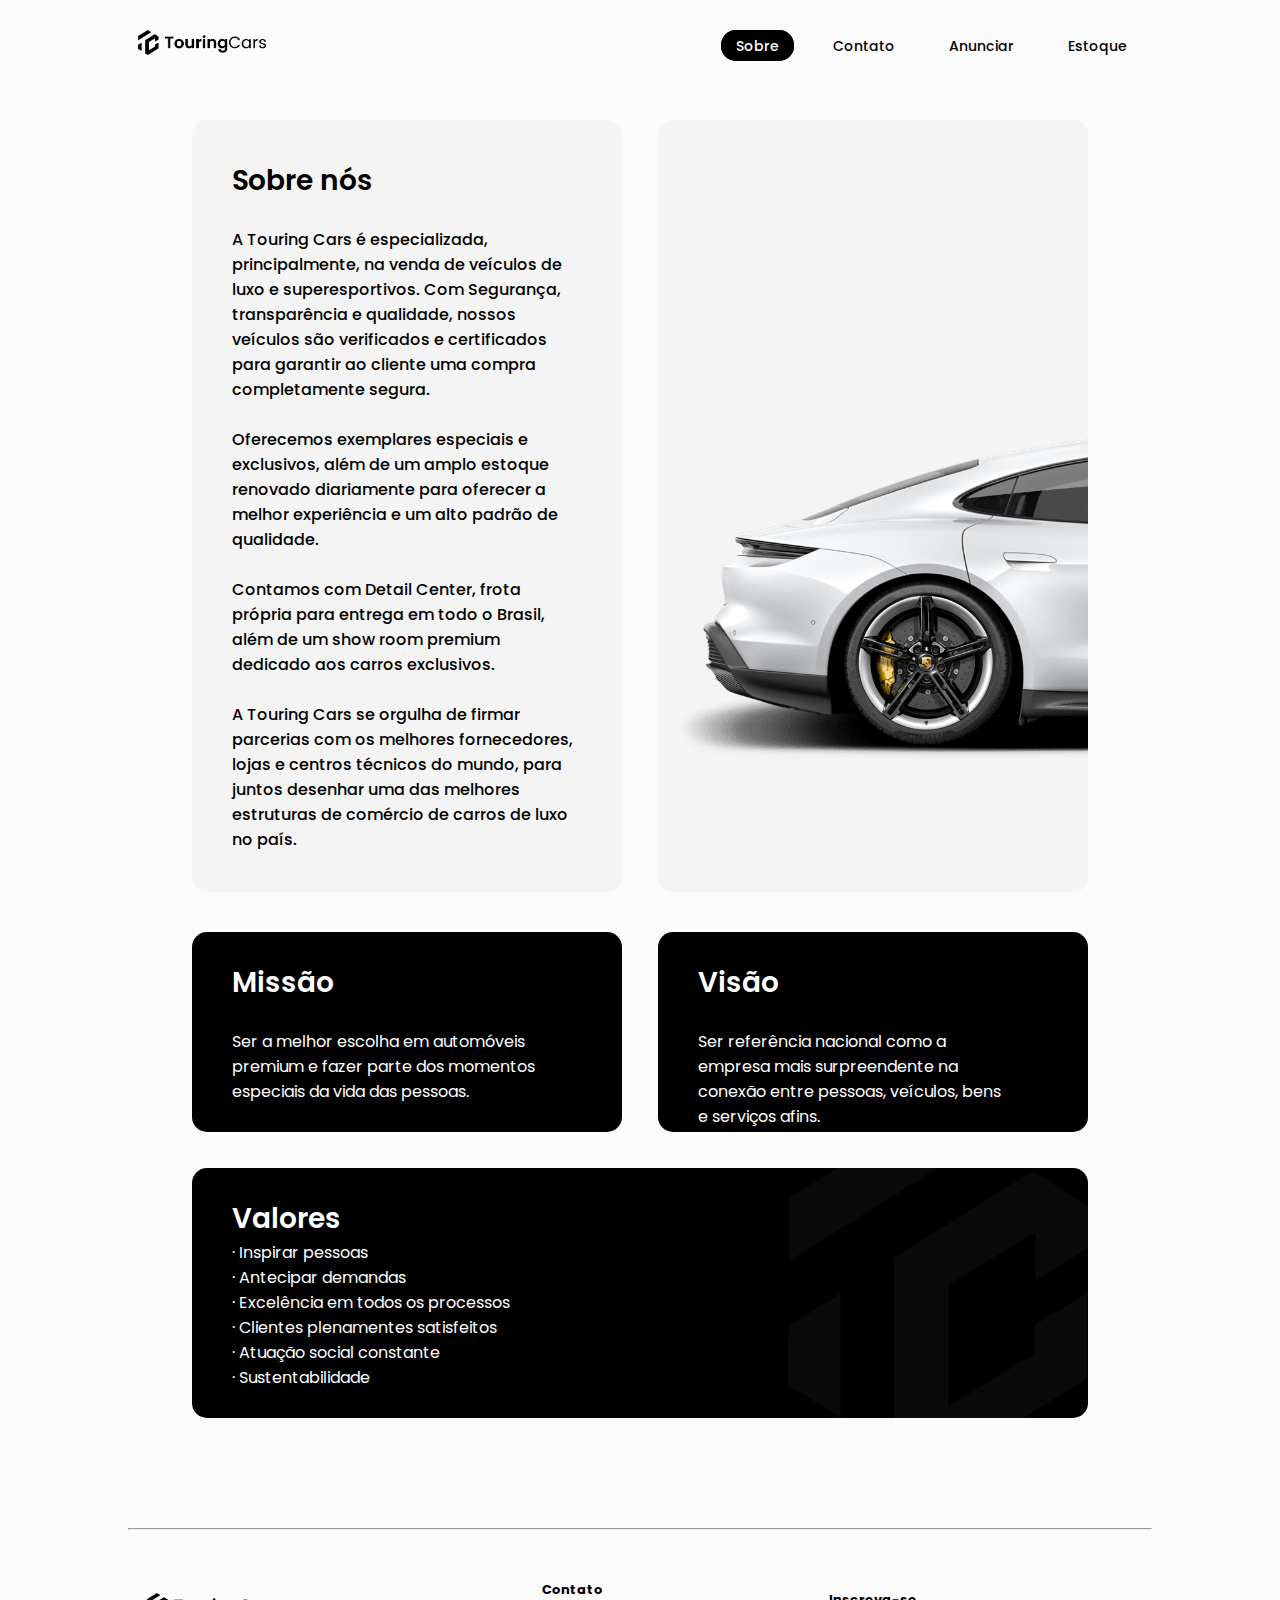
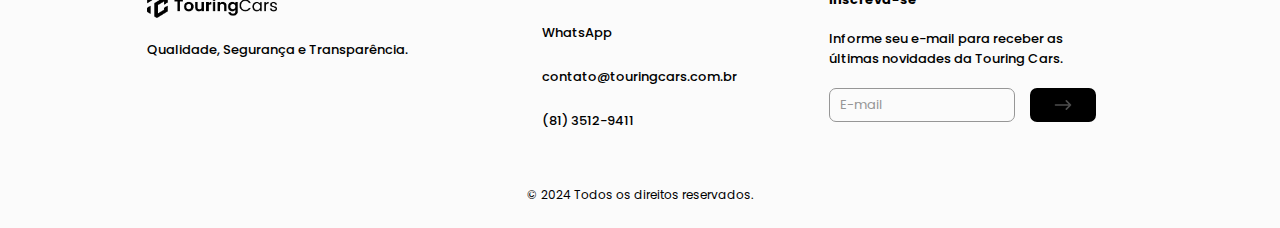
<file: sobre.html>
<!DOCTYPE html>
<html lang="pt-br">
<head>
    <meta charset="UTF-8">
    <meta name="viewport" content="width=device-width, initial-scale=1.0">
    <title>Sobre | Touring Cars</title>
    <link rel="stylesheet" href="https://cdnjs.cloudflare.com/ajax/libs/font-awesome/6.5.1/css/all.min.css" integrity="sha512-DTOQO9RWCH3ppGqcWaEA1BIZOC6xxalwEsw9c2QQeAIftl+Vegovlnee1c9QX4TctnWMn13TZye+giMm8e2LwA==" crossorigin="anonymous" referrerpolicy="no-referrer" />
    <link rel="stylesheet" href="stylesobre.css">
    <link rel="shortcut icon" href="imgs/tcicon.png">
</head>
<body id="body">
    <header>
        <nav>
            <div>
                <ul class="logo">
                    <li>
                        <a href="index.html">
                            <img src="imgs/touringcars.png" alt="logo" style="max-height: 25px;">
                        </a>
                    </li>
                </ul>

                <ul class="logo-2">
                    <li>
                        <a href="index.html">
                            <img src="imgs/tclogo.png" alt="logo-2" style="max-height: 32px;">
                        </a>
                    </li>
                </ul>
                
                <ul class="nav-list">
                    <li>
                        <a href="sobre.html">
                            <div class="current-nav">
                                <p>Sobre</p>
                            </div>
                        </a>
                    </li>
                    <li>
                        <a href="contato.html">
                            <div class="buttons-nav">
                                <p>Contato</p>
                            </div>
                        </a>
                    </li>
                    <li>
                        <a href="anunciar.html">
                            <div class="buttons-nav">
                                <p>Anunciar</p>
                            </div>
                        </a>
                    </li>
                    <li>
                        <a href="estoque.html">
                            <div class="buttons-nav" id="estoque">
                                <p>Estoque</p>
                            </div>
                        </a>
                    </li>
                    
                </ul>

            </div>

            <div class="mobile-menu-icon">
                <button onclick="menuShow()">
                    <img class="icon" src="imgs/icons8-menu.svg" alt="menu-icon" style="max-width: 19px; margin-top: 5px;">
                </button>
            </div>

            <div class="mobile-menu">
                <ul>
                    <a href="sobre.html">
                        <li class="nav-item">
                            <p>Sobre</p>
                            <img src="imgs/chevron-right-svgrepo-com (2).svg" alt="chevron-right">
                        </li>
                    </a>
                    
                    <a href="contato.html">
                        <li class="nav-item">
                            <p>Contato</p>
                            <img src="imgs/chevron-right-svgrepo-com (2).svg" alt="chevron-right">
                        </li>
                    </a>

                    <a href="anunciar.html">
                        <li class="nav-item">
                            <p>Anunciar veículo</p>
                            <img src="imgs/chevron-right-svgrepo-com (2).svg" alt="chevron-right">
                        </li>
                    </a>

                    <a href="estoque.html">
                        <li class="nav-item">
                            <p>Estoque</p>
                            <img src="imgs/chevron-right-svgrepo-com (2).svg" alt="chevron-right">
                        </li>
                    </a>
    
                    <li class="nav-item-icons">
                        <a href="https://www.instagram.com/" class="footer-link" id="instagram" target="_blank">
                            <i class="fa-brands fa-instagram"></i>
                        </a>
                        <a href="https://www.facebook.com/" class="footer-link" id="facebook" target="_blank">
                            <i class="fa-brands fa-facebook-f"></i>
                        </a>
                        <a href="https://www.youtube.com/" class="footer-link" id="youtube" target="_blank">
                            <i class="fa-brands fa-youtube"></i>
                        </a>
                        <a href="https://web.whatsapp.com/" class="footer-link" id="whatsApp" target="_blank">
                            <i class="fa-brands fa-whatsapp"></i>
                        </a>
                    </li>
                </ul>
            </div>   
        </nav>
    </header>

    <main>
        <div class="home-screen">
            <div class="about">
                <h1>Sobre nós</h1><br>
                <p>A Touring Cars é especializada, principalmente, na venda de veículos de luxo e superesportivos. Com Segurança, transparência e qualidade, nossos veículos são verificados e certificados para garantir ao cliente uma compra completamente segura. <br><br>

                Oferecemos exemplares especiais e exclusivos, além de um amplo estoque renovado diariamente para oferecer a melhor experiência e um alto padrão de qualidade. <br><br>
                    
                Contamos com Detail Center, frota própria para entrega em todo o Brasil, além de um show room premium dedicado aos carros exclusivos. <br><br>
                    
                A Touring Cars se orgulha de firmar parcerias com os melhores fornecedores, lojas e centros técnicos do mundo, para juntos desenhar uma das melhores estruturas de comércio de carros de luxo no país.
                </p>
            </div>

            <div class="about-car"></div>
        </div>

        <div class="texts">

            <div class="car-2"></div>

            <div class="mission">
                <h1>Missão</h1><br>
                <p>Ser a melhor escolha em automóveis premium e fazer parte dos momentos especiais da vida das pessoas.</p>
            </div>

            <div class="vision">
                <h1>Visão</h1><br>
                <p>Ser referência nacional como a empresa mais surpreendente na conexão entre pessoas, veículos, bens e serviços afins.</p>
            </div>

            <div class="values">
                <h1>Valores</h1>
                <p> · Inspirar pessoas <br>
                    · Antecipar demandas <br>
                    · Excelência em todos os processos <br>
                    · Clientes plenamentes satisfeitos <br>
                    · Atuação social constante <br>
                    · Sustentabilidade <br> 
                </p>
            </div>
        </div>

        <hr>

    </main>

    <footer>
        <div id="footer_content">
            <div id="footer_contacts">
                <img src="imgs/touringcars.png" alt="Touring Cars" style="max-width: 130px; margin-bottom: 15px;">
                <p>Qualidade, Segurança e Transparência. </p>

                <div id="footer_social_media">
                    <a href="https://www.instagram.com/" class="footer-link" id="instagram" target="_blank">
                        <i class="fa-brands fa-instagram"></i>
                    </a>

                    <a href="https://www.facebook.com/" class="footer-link" id="facebook" target="_blank">
                        <i class="fa-brands fa-facebook-f"></i>
                    </a>

                    <a href="https://www.youtube.com/" class="footer-link" id="youtube" target="_blank">
                        <i class="fa-brands fa-youtube"></i>
                    </a>

                    <a href="https://web.whatsapp.com/" class="footer-link" id="whatsApp" target="_blank">
                        <i class="fa-brands fa-whatsapp"></i>
                    </a>
                </div>
            </div>
            
            <ul class="footer-list">
                <li>
                    <h3>Contato</h3>
                </li>
                <li>
                    <a href="https://web.whatsapp.com/" class="footer-link" target="_blank">WhatsApp</a>
                </li>
                <li>
                    <a href="mailto:contato@touringcars.com.br" class="footer-link" target="_blank">contato@touringcars.com.br</a>
                </li>
                <li>
                    <a href="tel:553132649797" class="footer-link" target="_blank">(81) 3512-9411</a>
                </li>
            </ul>

            <div id="footer_subscribe">
                <h3>Inscreva-se</h3>

                <p>
                    Informe seu e-mail para receber as <br> últimas novidades da Touring Cars.
                </p>

                <div id="input_group">
                    <form name="subscribe" class="subscribe">
                        <input type="text" class="field" id="Email" placeholder="E-mail" onchange="validateSubscribe()">

                        <button id="idButtonSubscribe" 
                        class="buttonsubscribe" type="submit" disabled>
                            <img src="imgs/arrow-right-lg-svgrepo-com.svg" alt="arrow-right">
                        </button>

                
                    </form>
                </div>
            </div>
        </div>

        <div id="footer_copyright">
            &#169
            2024 Todos os direitos reservados.
        </div>
    </footer>

    <script src="script.js"></script>
</body>

</html>
</file>
<file: style.css>
@import url('https://fonts.googleapis.com/css2?family=Poppins:ital,wght@0,100;0,200;0,300;0,400;0,500;0,600;0,700;0,800;0,900;1,100;1,200;1,300;1,400;1,500;1,600;1,700;1,800;1,900&family=Public+Sans:ital,wght@0,100..900;1,100..900&display=swap');


* {
    margin: 0px;
    padding: 0px;
    font-family: "Poppins", system-ui, sans-serif;
}

hr {
    margin: 110px 10vw 0px 10vw ;
}

input:focus,
textarea:focus {
  border-color: #000000; /* Cor da borda ao clicar */
  outline: none; /* Remove a borda padrão de foco do navegador */
}

:root {
    font-synthesis: none;
    text-rendering: optimizeLegibility;
    -webkit-font-smoothing: antialiased;
    -moz-osx-font-smoothing: grayscale;
    -webkit-text-size-adjust: 100%;
}

a {
    color: rgb(0, 0, 0);
    text-decoration: none;
}

h1 {
    letter-spacing: normal;
}

	
body { 
    background-color: #fbfbfb;
    overflow-x: hidden;
    box-sizing: border-box;
    width: 100%;
    height: 100%;
}

.logo {
    margin-left: 10%;
    margin-top: 30px;
    width: 150px;
    float: left;
}

.logo-2{
    display: none;
}

nav {
    background-color: #fbfbfb;
    height: 80px;
    width: 100%;
    max-width: 2300px;
    margin: auto;
}

nav ul {
    display: flex;
    list-style-type: none;
    text-align: center;
    justify-content: space-between;
    float: right;
    margin-right: 10%;
    margin-top: 30px;
}

.nav-list {
    display: block;
}

nav ul li {
    display: inline-flex;
}

nav ul li a {
    padding: 0px 10px;
    text-decoration: none;
    color: #000000;
}

.mobile-menu-icon {
    display: none;
}

.mobile-menu {
    display: none;
    position: fixed;
    width: 100vw;
    height: 100vh;
    background-color: #ffffff;
    top: 0;
}

.menu-open{
    display: block;
    position: fixed;
    z-index: 7001;
    margin-left: 7%;
}

.mobile-menu-icon button {
    background-color: transparent;
    margin-top: 30px;
    border: none;
    cursor: pointer;
}

.mobile-menu ul {
    width: 100%;
    position: fixed;
    background-color: transparent;
    padding-top: 100px;
    flex-direction: column;
    text-align: center;
    margin: 0;
    top: 0;
    z-index: 7000;
}

.mobile-menu .nav-item {
    border-radius: 15px;
    padding: 10px 15px 10px 15px;
    display: flex;
    margin: 10px 5.5% 5px 5.5%;
    font-size: 19.5px;
    justify-content: space-between;
    border: 1px solid rgba(60, 54, 54, 0);
    font-weight: 350;
    transition: all 0.3s;
}

.mobile-menu .nav-item-icons {
    border-radius: 15px;
    padding: 10px 15px 10px 15px;
    display: flex;
    margin: 50px 5.5% 5px 5.5%;
    font-size: 19.5px;
    justify-content: center;
}

.mobile-menu .nav-item-icons i{
    display: flex;
    font-size: 19.5px;
    justify-content: space-evenly;
    transition: all 0.3s;
    color: #000000;
    font-size: 22px;
    padding: 10px;
    margin: 15px;
    border-radius: 10px;
}

.mobile-menu .nav-item img{
    max-width: 15px;
    margin-right: 5px;
    margin-top: 4px;
}

.open {
    display: block;
    z-index: 7000;
}

@media screen and (max-width: 1000px) {
    nav ul {
        display: flex;
        list-style-type: none;
        justify-content: space-between;
        margin-right: 7%;
        margin-top: 30px;
    }

    nav ul li {
        display: flex;
        margin: auto;
    }

    nav ul li a {
        padding: 0px;
    }
    
    .nav-list {
        display: none;
    }

    .logo-2 {
        position: absolute;
        display: flex;
        margin: auto;
        justify-content: center;
        margin-top: 29px;
        width: 100%;
    }

    .logo{
        display: none;
    }

    .mobile-menu-icon {
        width: 100px;
        display: block;
        position: relative;
        margin-left: 7%;
        z-index: 7008;
    }

    .mobile-menu-icon img {
        max-width: 19px;
        margin-top: 5px;
    }

    .menu-open{
        display: block;
        position: fixed;
        z-index: 7001;
        margin-left: 7%;
    }
    
    .mobile-menu-icon button {
        background-color: transparent;
        margin-top: 30px;
        border: none;
        cursor: pointer;
    }

    .mobile-menu ul {
        width: 100%;
        position: fixed;
        background-color: transparent;
        padding-top: 100px;
        flex-direction: column;
        text-align: center;
        margin: 0;
        top: 0;
        z-index: 7000;
    }
    
    .mobile-menu .nav-item {
        border-radius: 15px;
        padding: 10px 15px 10px 15px;
        display: flex;
        margin: 10px 5.5% 5px 5.5%;
        font-size: 19.5px;
        justify-content: space-between;
        transition: all 0.3s;
        border: 1px solid rgba(60, 54, 54, 0);
        font-weight: 350;
    }

    .mobile-menu .nav-item-icons {
        border-radius: 15px;
        padding: 10px 15px 10px 15px;
        display: flex;
        margin: 50px 5.5% 5px 5.5%;
        font-size: 19.5px;
        justify-content: center;
    }

    .mobile-menu .nav-item-icons i{
        display: flex;
        font-size: 19.5px;
        justify-content: space-evenly;
        color: #000000;
        font-size: 22px;
        padding: 10px;
        margin: 15px;
        border-radius: 10px;
    }

    .mobile-menu .nav-item img{
        max-height: 15px;
        margin-right: 5px;
        transform: translate(-0%, 20%);
    }
    
    .open {
        display: block;
        z-index: 7000;
        animation: fade 0.25s;
    }

    .menu-closed {
        transform: translate(-100%);
        display: block;
        z-index: 7000;
        animation: fade-2 0.25s;
    }

    @keyframes fade {
        0% {
            transform: translate(-100%);
        }
        100% {
            transform: translate(0%);
        }
    }

    @keyframes fade-2 {
        0% {
            transform: translate(0%);
        }
        100% {
            transform: translate(-100%);
        }
    }
}  

.buttons-nav {
    color: rgb(0, 0, 0);
    padding: 3px 15px 3px 15px;
    background-repeat: no-repeat;
    background-position: center;
    float: right;
    transition: all 0.3s;
    border-radius: 15px;
}

.buttons-nav:hover {
    background-color: rgb(236, 236, 236);
}

.buttons-nav p{
    text-align: center;
    display: inline;
    position: relative;
    font-weight: 500;
    font-size: 14px;
}

.home-screen{
    position: relative;
    width: 100%;
    height: 710px;
    max-width: 2300px;
    margin: auto;
}

.chevron-down{ 
    margin-top: 620px;
    height: 20px;
    position: absolute;
    background-color: none;
    width: 100%;
    animation: pulse 2s ease infinite;
    z-index: 1000;
}

#chevron_icon{
    position: relative;
    width: 20px;
    display: flex;
    margin: auto;
}

.chevron-down-none{
    height: 20px;
    margin-top: 620px;
    position: absolute;
    background-color: none;
    width: 100%;
    animation: pulse2 0.5s;
    animation-iteration-count: 1;
    opacity: 0;
}

@media screen and (min-width: 1600px) {
    .chevron-down {
        display: none;
    }
}

@keyframes pulse {
    0% {
        transform: translate(0%, 30%);
    }
    20% {
        transform: translate(0%, 0%);
    }
    30% {
        transform: translate(0%, 30%);
    }

    40% {
        transform: translate(0%, 0%);
    }

    50% {
        transform: translate(0%, 30%);
    }

    60% {
        transform: translate(0%, 0%);
    }

    80% {
        transform: translate(0%, 30%);
    }

    100% {
        transform: translate(0%, 30%);
    }
}

@keyframes pulse2 {
    0% {
        opacity: 1;
    }
    100% {
        opacity: 0;
    }
}

.home-screen-car {
    background-image: url(imgs/porsche-model5.png);
    background-size: 1200px;
    background-position: 770px -25px;
    background-repeat: no-repeat;
    width: 100%;
    height: 100%;
    position: absolute;
    z-index: -1;
    top: 0;
}

.texture-tc {
    background-image: url(imgs/texturatc.png);
    background-size: 650px;
    background-repeat: no-repeat;
    background-position: 10% 0%;
    position: absolute;
    z-index: -10;
    width: 30%;
    margin-left: 70%;
    height: 100%;
    opacity: 0.4;
}

.home-screen-text {
    display: flex;
    flex-direction: column;
    position: absolute;
    background-color: none;
    height: 100%;
    width: 100%;
    z-index: 1000;
    margin-top: 20px;
}

.home-screen-text h2{
    display: block;
    letter-spacing: -4px;
    line-height: 95px;
    z-index: -2;
    font-size: 86px;
    color: rgb(0, 0, 0);
    margin-left: 10%;
    margin-top: 135px;
    font-weight: 700;
}

.home-screen-text p{
    line-height: 25px;
    font-size: 18px;
    margin-left: 10.5%;
    font-weight: 400;
    margin-top: 35px;
    height: 60px;
    z-index: 4500;
}

.access-stock-button{
    color: #f7f7f7;
    background-color: #000000;
    background-image: url(imgs/chevron-right-svgrepo-com3\ \(2\).svg);
    background-size: 12px;
    background-position: 95% 53%;
    background-repeat: no-repeat;
    transition: all 0.15s ease-out;
    border: 1px solid black;
    padding: 9px 35px 9px 20px;
    border-radius: 20px;
    font-weight: 400;
    font-size: 15px;
    width: max-content;
    margin-top: 30px;
    margin-left: 10%;
}

.access-stock-button:hover {
    background-position: 97% 53%;
}

@media screen and (max-width: 1000px) {
    .home-screen{
        background-size: cover;
        background-position: 50% 20%;
        margin-top: -20px;
        margin-bottom: 0px;
        position: relative;
        width: 100%;
        height: 600px;
    }
    
    .chevron-down{
        display: none;
    }
    
    #chevron_icon{
        display: none;
    }    

    .home-screen-car {
        background-size: 1100px;
        background-position: 50px 80px;
        background-repeat: no-repeat;
        width: 100%;
        height: 100%;
        position: absolute;
        z-index: -1;
        top: 0;
    }
    
    .texture-tc {
        position: absolute;
        background-image: url(imgs/texturatc.png);
        background-size: 560px;
        background-repeat: no-repeat;
        background-position: 10% 85%;
        z-index: -3000;
        background-color: #fbfbfb;
        width: 30%;
        margin-left: 70%;
        height: 100%;
        opacity: 0.5;
    }

    .home-screen-text {
        display: flex;
        flex-direction: column;
        background-color: none;
        height: 43%;
        width: 100%;
    }
    
    .home-screen-text h2{
        line-height: 60px;
        z-index: -2;
        font-size: 48px;
        color: rgb(0, 0, 0);
        margin-left: 10%;
        margin-top: 30px;
        font-weight: 700;
        height: 60px;
        height: auto;
    }
    
    .home-screen-text p{
        font-size: 16px;
        color: rgb(0, 0, 0);
        margin-left: 10.5%;
        font-weight: 400;
        height: 60px;
        z-index: 4500;
        margin-top: 140px;
    }

    .access-stock-button{
        background-image: url(imgs/chevron-right-svgrepo-com3\ \(2\).svg);
        background-size: 10px;
        background-position: 95% 50%;
        background-repeat: no-repeat;
        border: 1px solid black;
        padding: 7px 30px 7px 15px;
        font-weight: 400;
        font-size: 13px;
        transition: all 0.15s ease-out;
        width: max-content;
        margin-top: 20px;
        margin-left: 10%;
    }
    
    .access-stock-button:hover {
        background-image: url(imgs/chevron-right-svgrepo-com3\ \(2\).svg);
        background-size: 10px;
        background-position: 95% 50%;
        background-repeat: no-repeat;
        border: 1px solid black;
        padding: 7px 30px 7px 15px;
        font-weight: 400;
        font-size: 13px;
    }
}

.text-models {
    padding-top: 0px;
    width: 70%;
    margin: auto;
    font-size: 14px;
    max-width: 1600px;
}

.text-models h1 {
    font-weight: 600;
}

.models {
    position: relative;
    width: 70%;
    height: 15vw;
    margin: auto;
    margin-top: 50px;
    background-color: none;
    display: flex;
    justify-content: space-between;
    border-radius: 15px;
    max-width: 1600px;
}

.models-chevron-right{
    border-radius: 5px;
    width: 15px;
    margin-right: 40px;
    float: right;
    transition: all 0.3s;
    padding: 7px;
    margin-bottom: 2px;
}

.models-chevron-right:hover{
    background-color: rgba(68, 68, 68, 0.423);
    backdrop-filter: blur(2px);
    cursor: pointer;
}

.combustion {
    background-image: url(imgs/rs62.jpg);
    background-size: 22vw;
    background-position: center;
    height: 15vw;
    width: 22vw;
    position: relative;
    border-radius: 15px;
    transition: transform 0.2s;
    max-width: 500px;
    max-height: 341px;
}

.text-combustion {
    position: absolute;
    width: 100%;
    bottom: 14px;
}

.text-combustion p {
    position: absolute;
    color: #ffffff;
    font-size: 15px;
    font-weight: 500;
    margin-left: 35px;
    background-color: none;
    bottom: 5px;
}

.hybrid {
    background-image: url(imgs/rangerover4.jpg);
    background-size: 22vw;
    background-position: center;
    height: 15vw;
    width: 22vw;
    position: relative;
    border-radius: 15px;
    transition: transform 0.2s;
    max-width: 500px;
    max-height: 341px;
}

.text-hybrid {
    position: absolute;
    width: 100%;
    bottom: 14px;
}

.text-hybrid p {
    position: absolute;
    color: #ffffff;
    font-size: 15px;
    font-weight: 500;
    margin-left: 35px;
    background-color: none;
    bottom: 5px;
}

.eletric {
    background-image: url(imgs/seal2.jpg);
    background-size: 22vw;
    background-position: center;
    height: 15vw;
    width: 22vw;
    position: relative;
    border-radius: 15px;
    transition: transform 0.2s;
    max-width: 500px;
    max-height: 341px;
}


.text-eletric {
    position: absolute;
    width: 100%;
    bottom: 14px;
}

.text-eletric p {
    position: absolute;
    color: #ffffff;
    font-size: 15px;
    font-weight: 500;
    margin-left: 35px;
    background-color: none;
    bottom: 5px;
}

@media screen and (max-width: 1000px) {
    .text-models {
        padding-top: 90px;
        width: 80%;
        margin: auto;
    }

    .text-models h1 {
        font-size: 25px;
    }
    
    .models {
        position: relative;
        padding-top: 30px;
        width: 80%;
        height: 156vw;
        margin: auto;
        background-color: none;
        justify-content: flex-end;
        display: block;
        border-radius: 15px;
    }
    
    #models-chevron-right{
        width: 13.5px;
        margin-top: 7px;
        margin-right: 10px;
        float: right;
        box-sizing: border-box;
        transition: all 0.5s;
    }
    
    .combustion {
        background-image: url(imgs/rs62.jpg);
        background-size: 80vw;
        background-repeat: no-repeat;
        background-position: 40% 80%;
        height: 50vw;
        width: 100%;
        position: relative;
        margin: auto;
        border-radius: 15px;
        max-width: none;
        max-height: none;
    }

    .combustion:hover {
        transform: translate(0%, 0%);
    }
    
    .text-combustion {
        position: absolute;
        width: 100%;
        bottom: 15px;
    }

    .text-combustion img {
        margin-right: 25px;
    }
    
    .text-combustion p {
        color: #ffffff;
        font-size: 15px;
        font-weight: 500;
        margin-left: 30px;
    }
    
    .hybrid {
        background-image: url(imgs/rangerover4.jpg);
        background-size: 80vw;
        background-position: center;
        background-repeat: no-repeat;
        height: 50vw;
        width: 100%;
        position: relative;
        background-color: rgb(255, 255, 255);
        border-radius: 15px;
        margin: auto;
        margin-top: 3vw;
        max-width: none;
        max-height: none;
    }

    .hybrid:hover {
        transform: translate(0%, 0%);
    }
    
    .text-hybrid {
        position: absolute;
        width: 100%;
        bottom: 15px;
    }

    .text-hybrid img {
        margin-right: 25px;
    }
    
    .text-hybrid p {
        position: absolute;
        text-align: left;
        color: #ffffff;
        font-size: 15px;
        font-weight: 500;
        margin-left: 30px;
    }
    
    .eletric {
        background-image: url(imgs/seal2.jpg);
        background-size: 80vw;
        background-position: 80% 50%;
        background-repeat: no-repeat;
        height: 50vw;
        width: 100%;
        position: relative;
        background-color: rgb(255, 255, 255);
        border-radius: 15px;
        margin: auto;
        margin-top: 3vw;
        max-width: none;
        max-height: none;
    }

    .eletric:hover {
        transform: translate(0%, 0%);
    }
    
    .text-eletric {
        position: absolute;
        width: 100%;
        bottom: 15px;
    }

    .text-eletric img {
        margin-right: 25px;
    }
    
    .texteletric p {
        position: absolute;
        text-align: left;
        color: #ffffff;
        font-size: 15px;
        font-weight: 500;
        margin-left: 30px;
    }
}

#form-register {
    display: flex;
    flex-direction: row;
    justify-content: space-around;
}

.form {
    background-repeat: no-repeat;
    background-size: 900px;
    background-position: bottom left;
    width: 100%;
}

.text-form {
    width: 70%;
    margin: auto;
    margin-top: 120px;
    font-size: 14px;
    height: min-content;
    margin-bottom: 50px;
    max-width: 1600px;
}

.text-form h1 {
    font-weight: 600;
}

.text-form h2 {
    letter-spacing: normal;
    color: #404040;
    font-size: 13.6px;
    font-weight: 500;
    margin-top: 10px;
}

.form-inputs {
    display: flex;
    width: 70%;
    margin: auto;
    padding: 10px;
    max-width: 1600px;
}

.button {
    font-size: 14px;
    font-weight: 500;
    width: 18%;
    height: 38px;
    color: rgb(68, 68, 68);
    border-radius: 7px;
    background-color: #000000;
    border: solid 2px rgb(0, 0, 0);
}

.buttonactive {
    font-size: 14px;
    font-weight: 500;
    width: 18%;
    height: 38px;
    color: #fbfbfb;
    border-radius: 7px;
    background-color: rgb(0, 0, 0);
    border: solid 2px rgb(0, 0, 0);
    cursor: pointer;
    transition: all 0.3s;
}

.buttonactive:hover {
    background-color: transparent;
    color: black;
    border: solid 2px rgb(0, 0, 0);
}

input[type=checkbox] {
    position: relative;
    cursor: pointer;
    margin-left: 0px;
    transform: translate(0, 20%);
  }
  
label {
    color: #383838;
    font-size: 11px;
    font-weight: 400;
}

.check-lgpd {
    background-color: none;
    display: inline-block;
    position: relative;
    margin-top: 35px;
    margin-left: 2%;
    width: 93%;
    text-align: justify;
}

fieldset {
    display: block;
    width: 100%;
    border: solid 1px #989898;
    padding-top: 70px;
    padding-bottom: 70px;
    border-radius: 15px;
    padding-left: 1vw;
    padding-right: 1vw;
}

input::placeholder {
    color: #989898;
    font-weight: 400;
    font-size: 14px;
}

.field{
    padding-left: 10px;
    background-color: transparent;
    width: 15%;
    height: 36px;
    border: solid 1px rgb(169, 169, 169);
    border-radius: 7px;
    font-weight: 600;
    font-size: 14px;
}

@media screen and (max-width: 1000px) {

    #form-register {
        all: unset;
    }

    .form {
        width: 100%;
    }
    
    .text-form {
        width: 80%;
        margin: auto;
        height: min-content;
        margin-top: 100px;
    }

    .text-form h1 {
        font-size: 25px;
    }
    
    .text-form h2 {
        letter-spacing: normal;
        color: #404040;
        font-size: 13.6px;
        font-weight: 500;
        margin-top: 10px;

    }
    
    .form-inputs {
        margin-top: 30px;
        display: flex;
        justify-content: space-around;
        width: 80%;
        padding: 0;
    }
    
    .button {
        margin-top: 20px;
        margin-right: 0px;
        float: left;
        font-size: 14px;
        font-weight: 500;
        width: 100%;
        height: 40px;
        color: rgb(68, 68, 68);
        background-color: #000000;
        border: solid 2px rgb(0, 0, 0);
    }

    .buttonactive {
        margin-top: 20px;
        margin-right: 0px;
        float: left;
        font-size: 14px;
        font-weight: 500;
        width: 100%;
        height: 40px;
        color: #fbfbfb;
        background-color: rgb(0, 0, 0);
        border: solid 2px rgb(0, 0, 0);
        cursor: pointer;
    }

    .buttonactive:hover {
        color: #fbfbfb;
        background-color: rgb(0, 0, 0);
        border: solid 2px rgb(0, 0, 0);
    }
    
    input[type=checkbox] {
        letter-spacing: 0px;
        cursor: pointer;
      }

    .check-lgpd {
        display: inline-block;
        position: relative;
        margin-top: 20px;
        margin-left: 0;
        width: 99%;
        text-align: justify;
        line-height: 15px;
    }
    
    fieldset {
        width: 100%;
        padding-top: 8%;
        padding-left: 6vw;
        padding-bottom: 8%;
        padding-right: 6vw;
        border-radius: 15px;
    }
    
    input::placeholder {
        color: #989898;
        font-weight: 500;
        font-size: 14px;
    }
    
    .field{
        background-color: transparent;
        width: 42%;
        height: 36px;
        margin-top: 1.4vw;
        margin-bottom: 10px;
        margin-left: 0px;
        border: solid 1px #989898;
        border-radius: 5px;
        padding-left: 10px; 
    }

    #name {
        float: right;
    }

    #email {
        float: right;
    }
}

.emphasis-title {
    width: 70%;
    margin: auto;
    margin-bottom: 50px;
    margin-top: 120px;
    font-size: 14px;
    max-width: 1600px;
}

.emphasis-title h1{
    font-weight: 600;
}

.emphasis {
    display: flex;
    justify-content: space-between;
    padding-top: 0px;
    margin-top: 50px;
    width: 70%;
    margin: auto;
    height: 25vw;
    border-radius: 10px;
    margin-bottom: 50px;
    max-width: 1600px;
}

.emphasis-photo {
    background-image: url(imgs/macan3.jpg);
    background-size: 50vw;
    background-repeat: no-repeat;
    background-position: center;
    width: 45.6vw;
    height: 100%;
    border-radius: 15px;
    transition: transform 0.2s;
    max-width: 1050px;
}

.emphasis-text {
    background-image: url(imgs/interiormacan2.jpg);
    background-size: 50vw;
    background-position: 20% 50%;
    height: 100%;
    width: 21.5vw;
    background-color: rgb(0, 0, 0);
    border-radius: 15px;
    transition: transform 0.2s;
    max-width: 500px;
}

.emphasis-text:hover {
    cursor: default;
}

.emphasis-text h1 {
    font-size: 1.15vw;
    color: white;
    padding: 0;
    margin-top: 5vw;
    text-align: left;
    margin-left: 3.3vw;
    font-weight: 500;
}

.emphasis-text p {
    letter-spacing: 0.2px;
    line-height: 20px;
    margin-top: 0;
    font-size: 0.9vw;
    color: white;
    margin-left: 3.3vw;
    margin-right: 3.3vw;
    text-align: justify;
    transform: translate(0, -15%);
    font-weight: 500;
    padding-top: 4vw;
}

@media screen and (max-width: 1000px) {
    .emphasis-title {
        font-size: 12px;
        width: 80%;
        margin: auto;
        margin-bottom: 30px;
        margin-top: 100px;
    }
    
    .emphasis {
        display: block;
        padding-top: 0px;
        text-align: center;
        margin-top: 50px;
        width: 80%;
        margin: auto;
        height: auto;
        border-radius: 10px;
    }
    
    .emphasis-photo {
        background-image: url(imgs/macan3.jpg);
        background-size: 105vw;
        background-repeat: no-repeat;
        background-position: 10% 0%;
        width: 100%;
        height: 55vw;
        border-radius: 15px;
        max-width: none;
        max-height: none;
    }

    .emphasis-photo:hover {
        transform: translate(0%, 0%);
    }
    
    .emphasis-text {
        background-image: url(imgs/interiormacan2.jpg);
        margin-top: 3vw;
        padding-top: 2vw;
        padding-bottom: 2vw;
        background-size: 120vw;
        background-position: center;
        background-repeat: no-repeat;
        height: auto;
        width: 100%;
        background-color: rgb(0, 0, 0);
        border-radius: 15px;
        max-width: none;
        max-height: none;
    }
    
    .emphasis-text:hover {
        transform: translate(0%, 0%);
    }
    
    .emphasis-text h1 {
        text-align: left;
        margin-left: 10vw;
        font-size: 3.8vw;
        color: white;
        padding: 0;
        margin-top: 4vw;
    }
    
    .emphasis-text p {
    letter-spacing: 0px;
    margin-top: 20px;
    font-size: 3vw;
    color: white;
    margin-left: 10vw;
    margin-right: 10vw;
    text-align: justify;
    transform: translate(0, -15%);
    font-weight: 500;
    padding-top: 5%;
    padding-bottom: 0px;
    margin-bottom: 0px;
    }
}

.sale-title {
    width: 70%;
    margin: auto;
    margin-top: 120px;
    margin-bottom: 50px;
    font-size: 14px;
    max-width: 1600px;
}

.sale-title h1 {
    font-weight: 600;
}

.sale {
    width: 70%;
    height: 15vw;
    margin: auto;
    position: relative;
    background-color: none;
    display: flex;
    justify-content: space-between;
    border-radius: 15px;
    max-width: 1600px;
}

.checked {
    border-radius: 5px;
    width: 16px;
    margin-top: 7px;
    margin-right: 40px;
    float: right;
    transition: all 0.3s;
    padding: 5px;
}

.sale-1 {
    background-image: url(imgs/ram3.jpg);
    background-size: 22vw;
    background-position: center;
    height: 15vw;
    width: 22vw;
    position: relative;
    border-radius: 15px;
    transition: transform 0.2s;
    max-width: 500px;
    max-height: 341px;
}

.sale-text {
    position: absolute;
    width: 100%;
    bottom: 14px;
}

.sale-text p {
    position: absolute;
    color: #ffffff;
    font-size: 15px;
    font-weight: 500;
    margin-left: 35px;
    background-color: none;
    bottom: 5px;
}

.sale-2 {
    background-image: url(imgs/sw42.jpeg);
    background-size: 27.7vw;
    background-position: 50% 50%;
    height: 15vw;
    width: 22vw;
    position: relative;
    border-radius: 15px;
    transition: transform 0.2s;
    max-width: 500px;
    max-height: 341px;
}

.sale-3 {
    background-image: url(imgs/jet2.jpg);
    background-size: 22vw;
    background-position: center;
    height: 15vw;
    width: 22vw;
    position: relative;
    border-radius: 15px;
    transition: transform 0.2s;
    max-width: 500px;
    max-height: 341px;
}

.checked:hover{
    background-color: rgba(68, 68, 68, 0.423);
    backdrop-filter: blur(2px);
}

@media screen and (max-width: 1000px) {
    .sale-title {
        width: 80%;
        margin: auto;
        font-size: 12px;
        margin-top: 100px;
    }
    
    .sale {
        position: relative;
        width: 80%;
        height: 156vw;
        margin: auto;
        margin-top: 30px;
        background-color: none;
        justify-content: flex-end;
        display: block;
        border-radius: 15px;
    }

    .sale-text {
        position: absolute;
        width: 100%;
        bottom: 15px;
    }

    .sale-text p {
        margin-left: 30px;
    }

    .sale-text img {
        margin-right: 25px;
    }
    
    .sale-1 {
        background-size: 80vw;
        background-position: 40% 80%;
        height: 50vw;
        width: 100%;
        position: relative;
        border-radius: 15px;
        max-width: none;
        max-height: none;
    }

    .sale-1:hover {
        transform: translate(0%, 0%);
    }
    
    .sale-2 {
        background-size: 98vw;
        background-position: center;
        background-repeat: no-repeat;
        height: 50vw;
        width: 100%;
        position: relative;
        background-color: rgb(255, 255, 255);
        border-radius: 15px;
        margin: auto;
        margin-top: 3vw;
        max-width: none;
        max-height: none;
    }
    
    .sale-2:hover {
        transform: translate(0%, 0%);
    }
    
    .sale-3 {
        background-size: 80vw;
        background-position: center;
        height: 50vw;
        width: 100%;
        position: relative;
        background-color: rgb(255, 255, 255);
        border-radius: 15px;
        margin: auto;
        margin-top: 3vw;
        max-width: none;
        max-height: none;
    }
    
    .sale-3:hover {
        transform: translate(0%, 0%);
    }
    
}

footer {
    width: 100%;
    color: #000000;
}

.footer-link {
    text-decoration: none;
}

#footer_content {
    padding: 50px 7.5vw 30px 7.5vw;
    background-color: #fbfbfb;
    display: grid;
    grid-template-columns: repeat(3, 1fr);
}

#footer_contacts {
    margin: auto;
}

#footer_contacts h1 {
    margin-bottom: 0.75rem;
}

#footer_contacts p {
    font-weight: 500;
    font-size: 13px;
}

#footer_social_media {
    display: flex;
    gap: 1.95rem;
    margin-top: 1.2rem;
} 

#footer_social_media i {
    padding: 10px;
    border-radius: 10px;
    transition: all 0.3s;
}

#footer_social_media i:hover {
    background-color: #c6c6c65e;
}

i.fa-brands.fa-facebook-f:hover {
    color: rgb(0, 68, 177);
    transition: all 0.2s;
}

i.fa-brands.fa-youtube:hover {
    color: red;
    transition: all 0.2s;
}

i.fa-brands.fa-whatsapp:hover{
    color: rgb(0, 193, 48);
    transition: all 0.2s;
}

@media screen and (max-width: 1000px) {
    #footer_social_media i:hover {
        background-color: transparent
    }

    i.fa-brands.fa-facebook-f:hover {
        color: unset;
    }
    
    i.fa-brands.fa-youtube:hover {
        color: unset;
    }
    
    i.fa-brands.fa-whatsapp:hover {
        color: unset;
    }
}

#footer_social_media .footer-link {
    display: flex;
    align-items: center;
    justify-content: center;
    height: 2.5rem;
    width: 2.5rem;
    color: var(--color-neutral-40);
    border-radius: 50%;
    transition: all 0.3s;
}

#footer_social_media .footer-link i {
    font-size: 1.25rem;    
}

.footer-list {
    display: flex;
    flex-direction: column;
    gap: 1.2rem;
    list-style: none;
    font-weight: 600;
    margin: auto;
}

.footer-list h3 {
    font-size: 13px;
    font-weight: 700;
}

.footer-list a {
    font-size: 13px;
    font-weight: 500;
}

#footer_subscribe h3 {
    font-size: 13px;
    font-weight: 700;
}

#footer_subscribe p {
    font-weight: 500;
    font-size: 13px;
}

.footer-list .footer-link {
    color: rgb(0, 0, 0);
    
}

.footer-list .footer-link:hover {
    opacity: 0.7;
    transition: all 0.3s;
}

#footer_subscribe {
    display: flex;
    flex-direction: column;
    gap: 1.2rem;
    margin: auto;
}

#input_group {
    display: flex;
    align-items: center;
}

#input_group input {
    margin-top: 0px;
    background-color: transparent;
    margin-left: 0px;
    height: 32px;
    width: 50%;
    border: solid 1px #969696;
    border-radius: 7px;
    font-weight: 600;
    font-size: 13px;
    padding-left: 10px;
}

#input_group input:focus {
    border-color: #000000; /* Cor da borda ao clicar */
    outline: none; /* Remove a borda padrão de foco do navegador */
}

#input_group input::placeholder {
    color: #969696;
    font-size: 13px;
    font-weight: 400;
}

.subscribe {
    display: flex;
}

.buttonsubscribe {
    all: unset;
    display: inline-flex;
    justify-content: baseline;
    color: rgb(68, 68, 68);
    background-color: none;
    border: solid 2px rgb(0, 0, 0);
    background-color: #000000;
    padding: 0px .7rem;
    font-size: 1px;
    height: 30px;
    font-weight: 300;
    font-size: 13px;
    border-radius: 7px;
    margin-left: 15px;
    transition: all 0.3s;
}

.buttonsubscribe img {
    width: 20px;
    padding: auto;
    display: flex;
    justify-content: center;
    align-items: center;
    padding-right: 10px;
    padding-left: 10px;
    opacity: 0.3;
}

.buttonsubscribeactive {
    all: unset;
    color: white;
    background-color: none;
    border: solid 2px rgb(0, 0, 0);
    background-color: #000000;
    padding: 0px .7rem;
    height: 30px;
    cursor: pointer;
    transition: all 0.3s;
    font-weight: 500;
    font-size: 13px;
    border-radius: 7px;
    margin-left: 15px;
}

.buttonsubscribeactive img {
    width: 20px;
    padding: auto;
    display: flex;
    justify-content: center;
    align-items: center;
    padding-right: 10px;
    padding-left: 10px;
    transition:  transform 0.1s ease-in-out;
}

.buttonsubscribeactive:hover {
    transform: translate(5%, 0%);
}

#footer_copyright {
    display: flex;
    justify-content: center;
    background-color: #fbfbfb;
    font-size: 0.75rem;
    padding: 1.5rem;
    font-weight: 400;
}

@media screen and (max-width: 1000px) {
    #footer_content {
        grid-template-columns: repeat(1, 1fr);
        gap: 2rem;
        width: 80%;
        margin: auto;
    }

    .footer-list .footer-link:hover {
        opacity: 1;
        transition: all 0.3s;
    }

    .buttonsubscribeactive:hover {
        color: #fbfbfb;
        background-color: rgb(0, 0, 0);
        border: solid 2px rgb(0, 0, 0);
        transform: translate(0%, 0%);
    }

    #footer_contacts {
        margin: 0;
    }

    #footer_subscribe {
        margin: 0;
    }

    .footer-list {
        margin: 0;
    }

    #footer_copyright {
        display: flex;
        justify-content: center;
        background-color: #fbfbfb;
        font-size: 0.7rem;
        padding: 1.5rem;
        padding-top: 0;
        font-weight: 400;
    }
}
</file>
<file: styleanunciar.css>
@import url('https://fonts.googleapis.com/css2?family=Poppins:ital,wght@0,100;0,200;0,300;0,400;0,500;0,600;0,700;0,800;0,900;1,100;1,200;1,300;1,400;1,500;1,600;1,700;1,800;1,900&family=Public+Sans:ital,wght@0,100..900;1,100..900&display=swap');


* {
    margin: 0px;
    padding: 0px;
    font-family: "Poppins", sans-serif;
}

hr {
    margin: 110px 10vw 0px 10vw ;
}

input:focus,
textarea:focus {
  border-color: #000000; /* Cor da borda ao clicar */
  outline: none; /* Remove a borda padrão de foco do navegador */
}

:root {
    font-synthesis: none;
    text-rendering: optimizeLegibility;
    -webkit-font-smoothing: antialiased;
    -moz-osx-font-smoothing: grayscale;
    -webkit-text-size-adjust: 100%;
}

a {
    color: rgb(0, 0, 0);
    text-decoration: none;
}

h1 {
    letter-spacing: normal;
}

	
body { 
    background-color: #fbfbfb;
    overflow-x: hidden;
    box-sizing: border-box;
    width: 100%;
}

nav {
    background-color: #fbfbfb;
    height: 80px;
    width: 100%;
    max-width: 2300px;
    margin: auto;
}

nav ul {
    display: flex;
    list-style-type: none;
    text-align: center;
    justify-content: space-between;
    float: right;
    margin-right: 10%;
    margin-top: 30px;
}

.nav-list {
    display: block;
}

.logo {
    margin-left: 10%;
    margin-top: 30px;
    width: 150px;
    float: left;
}

.logo-2{
    display: none;
}

nav ul li {
    display: inline-flex;
}

nav ul li a {
    padding: 0px 10px;
    text-decoration: none;
    color: #000000;
}

.mobile-menu-icon {
    display: none;
}

.mobile-menu {
    display: none;
    position: fixed;
    width: 100vw;
    height: 100vh;
    background-color: #ffffff;
    top: 0;
}

.menu-open{
    display: block;
    position: fixed;
    z-index: 7001;
    margin-left: 7%;
}

.mobile-menu-icon button {
    background-color: transparent;
    margin-top: 30px;
    border: none;
    cursor: pointer;
}

.mobile-menu ul {
    width: 100%;
    position: fixed;
    background-color: transparent;
    padding-top: 100px;
    flex-direction: column;
    text-align: center;
    margin: 0;
    top: 0;
    z-index: 7000;
}

.mobile-menu .nav-item {
    border-radius: 15px;
    padding: 10px 15px 10px 15px;
    display: flex;
    margin: 10px 5.5% 5px 5.5%;
    font-size: 19.5px;
    justify-content: space-between;
    transition: all 0.3s;
    border: 1px solid rgba(60, 54, 54, 0);
    font-weight: 350;
}

.mobile-menu .nav-item-icons {
    border-radius: 15px;
    padding: 10px 15px 10px 15px;
    display: flex;
    margin: 50px 5.5% 5px 5.5%;
    font-size: 19.5px;
    justify-content: center;
}

.mobile-menu .nav-item-icons i{
    display: flex;
    font-size: 19.5px;
    justify-content: space-evenly;
    color: #000000;
    font-size: 22px;
    padding: 10px;
    margin: 15px;
    border-radius: 10px;
}

.mobile-menu .nav-item img{
    max-height: 15px;
    margin-right: 5px;
    margin-top: 4px;
}

.open {
    display: block;
    z-index: 7000;
}

@media screen and (max-width: 1000px) {
    nav ul {
        display: flex;
        list-style-type: none;
        justify-content: space-between;
        margin-right: 7%;
        margin-top: 30px;
    }

    nav ul li {
        display: flex;
        margin: auto;
    }

    nav ul li a {
        padding: 0px;
    }
    
    .nav-list {
        display: none;
    }

    .logo-2 {
        position: absolute;
        display: flex;
        margin: auto;
        margin-top: 29px;
        width: 100%;
    }

    .logo{
        display: none;
    }

    .mobile-menu-icon {
        width: 100px;
        display: block;
        position: relative;
        margin-left: 7%;
        z-index: 7008;
    }

    .mobile-menu {
        display: none;
        position: fixed;
        width: 100vw;
        height: 100vh;
        top: 0;
    }
    
    .menu-open{
        display: block;
        position: fixed;
        z-index: 7001;
        margin-left: 7%;
    }
    
    .mobile-menu-icon button {
        background-color: transparent;
        margin-top: 30px;
        border: none;
        cursor: pointer;
    }

    .mobile-menu ul {
        width: 100%;
        position: fixed;
        background-color: transparent;
        padding-top: 100px;
        flex-direction: column;
        text-align: center;
        margin: 0;
        top: 0;
        z-index: 7000;
    }
    
    .mobile-menu .nav-item {
        border-radius: 15px;
        padding: 10px 15px 10px 15px;
        display: flex;
        margin: 10px 5.5% 5px 5.5%;
        font-size: 19.5px;
        justify-content: space-between;
        transition: all 0.3s;
        border: 1px solid rgba(60, 54, 54, 0);
        font-weight: 350;
    }

    .mobile-menu .nav-item-icons {
        border-radius: 15px;
        padding: 10px 15px 10px 15px;
        display: flex;
        margin: 50px 5.5% 5px 5.5%;
        font-size: 19.5px;
        justify-content: center;
    }

    .mobile-menu .nav-item-icons i{
        display: flex;
        font-size: 19.5px;
        justify-content: space-evenly;
        color: #000000;
        font-size: 22px;
        padding: 10px;
        margin: 15px;
        border-radius: 10px;
    }

    .mobile-menu .nav-item img{
        max-height: 15px;
        margin-right: 5px;
        transform: translate(-0%, 20%);
    }
    
    .open {
        display: block;
        z-index: 7000;
        animation: fade 0.25s;
    }

    .menu-closed {
        transform: translate(-100%);
        display: block;
        z-index: 7000;
        animation: fade-2 0.25s;
    }

    @keyframes fade {
        0% {
            transform: translate(-100%);
        }
        100% {
            transform: translate(0%);
        }
    }

    @keyframes fade-2 {
        0% {
            transform: translate(0%);
        }
        100% {
            transform: translate(-100%);
        }
    }
}  

.buttons-nav {
    color: rgb(0, 0, 0);
    padding: 3px 15px 3px 15px;
    background-repeat: no-repeat;
    background-position: center;
    float: right;
    transition: all 0.3s;
    border-radius: 15px;
}

.buttons-nav:hover {
    background-color: rgb(236, 236, 236);
}

.buttons-nav p{
    text-align: center;
    display: inline;
    position: relative;
    font-weight: 500;
    font-size: 14px;
}

.current-nav {
    color: rgb(255, 255, 255);
    background-color: #000000;
    padding: 3px 15px 3px 15px;
    background-repeat: no-repeat;
    background-position: center;
    float: right;
    transition: all 0.5s;
    border-radius: 15px;
    box-shadow: 0px 0px 0px 1px black inset;
}

.current-nav p {
    text-align: center;
    display: inline;
    position: relative;
    font-weight: 500;
    font-size: 14px;
    transition: all 0.6s;
}

.home-screen {
    display: flex;
    margin: auto;
    width: 100%;
    flex-direction: column;
}

.home-screen-text {
    margin: auto;
    width: 80%;
    font-size: 18px;
    color: black;
    height: 60px;
    margin: auto;
    margin-top: 50px;
}

.home-screen-text h1 {
    font-size: 32px;
}

.home-screen-text h2{
    letter-spacing: normal;
    color: #404040;
    font-size: 13.6px;
    font-weight: 500;
    margin-top: 10px;
}

@media screen and (max-width: 1000px) {
    .home-screen{
        display: flex;
        margin: auto;
        width: 75%;
        height: auto;
        margin-bottom: 30px;
    }
    
    .home-screen-text {
        padding-top: 40px;
        margin: 0;
        width: 100%;
        color: rgb(0, 0, 0);
        font-weight: 700;
        height: auto;
    }

    .home-screen-text h1 {
        font-size: 28px;
    }

    .home-screen-text h2 {
        font-size: 13.6px;
    }
}

.form {
    margin-top: 50px;
    width: 100%;
}

.textoform {
    font-size: 14px;
    margin-left: 4%;
    font-weight: 500;
    margin-bottom: 0px;
    margin-top: 15px;
    width: 100%;
    float: left;
}

.button {
    float: right;
    margin-right: 6.2%;
    font-size: 14px;
    font-weight: 500;
    margin-top: 8px;
    width: 15%;
    height: 37px;
    color: rgb(68, 68, 68);
    background-color: #000000;
    border: solid 2px rgb(0, 0, 0);
    border-radius: 7px;
    transition: all 0.3s;
}

.buttonactive {
    float: right;
    margin-right: 6.2%;
    font-size: 14px;
    font-weight: 500;
    margin-top: 8px;
    width: 15%;
    height: 37px;
    color: #fbfbfb;
    background-color: rgb(0, 0, 0);
    border: solid 2px rgb(0, 0, 0);
    transition: all 0.3s;
    border-radius: 7px;
    cursor: pointer;
}

.buttonactive:hover {
    background-color: transparent;
    color: black;
    border: solid 2px rgb(0, 0, 0);
}

input[type=checkbox] {
    position: relative;
    cursor: pointer;
    margin-left: 0px;
    transform: translate(0, 20%);
}
  
label {
    color: #000000;
    font-size: 10px;
    font-weight: 400;
}

.check-lgpd {
    display: inline-block;
    position: relative;
    margin-top: 10px;
    margin-left: 4%;
    width: 93%;
}

fieldset {
    display: block;
    width: 87%;
    margin: auto;
    border: solid 1px transparent;
    padding-top: 0px;
    padding-bottom: 20px;
    border-radius: 15px;
    padding-left: 1vw;
    padding-right: 1vw;
    margin-bottom: 100px;
}

input::placeholder {
    color: #989898;
    font-weight: 400;
    font-size: 14px;
}

.field{
    background-color: transparent;
    width: 25%;
    height: 37px;
    margin-top: 10px;
    margin-right: 1.5vw;
    margin-left: 4%;
    margin-bottom: 10px;
    padding-left: 10px;
    justify-content: space-around;
    border: solid 1px #989898;
    border-radius: 7px;
    font-weight: 600;
    font-size: 14px;
}

.field::-webkit-inner-spin-button {
    -webkit-appearance: none;
}

.upload {
    list-style: none;
    background-color: transparent;
    height: 47px;
    margin-top: 10px;
    margin-right: 1.5vw;
    margin-left: 4%;
    margin-bottom: 10px;
    border: none;
    font-weight: 400;
    font-size: 11px;
    cursor: pointer;
    width: 340px;
}

input::file-selector-button {
    background-color: transparent;
    font-weight: 500;
    font-size: 14px;
    color: rgb(0, 0, 0);
    padding-left: 30px;
    padding-right: 30px;
    height: 37px;
    border-radius: 7px;
    border: 1px solid black;
    cursor: pointer;
    font-family: '-apple-system', 'BlinkMacSystemFont', 'Segoe UI', 'Roboto', 'Oxygen', Ubuntu, Cantarell, 'Open Sans', 'Helvetica Neue', sans-serif;
    transition: all 0.3s;
    margin-right: 10px;
    width: 195px;
  }

  input::file-selector-button:hover {
    color: rgb(255, 255, 255);
    background-color: black;
  }

@media screen and (max-width: 1000px) {
    .form {
        width: 75%!important;
        height: 610px;
        margin-top: 0px;
        margin: auto;
    }

    .textoform {
        font-size: 14px;
        margin-left: 0;
        font-weight: 600;
        margin-bottom: 0px;
        margin-top: 0px;
    }

    #dadosveiculo {
        margin-top: 11px;
        width: 100%;
    }
    
    #dadospessoais {
        margin-top: 11px;
        width: 100%;
    }

    #fotos {
        margin-top: 11px;
    }
    
    .button {
        font-size: 14px;
        font-weight: 500;
        width: 100%;
        float: none;
        height: 40px;
        color: rgb(68, 68, 68);
        background-color: #000000;
        border: solid 2px rgb(0, 0, 0);
        transition: all 0.3s;
    }

    .buttonactive {
        margin-right: 0px;
        float: left;
        font-size: 14px;
        font-weight: 500;
        width: 100%;
        height: 40px;
        color: #fbfbfb;
        background-color: rgb(0, 0, 0);
        border: solid 2px rgb(0, 0, 0);
        transition: all 0.3s;
        cursor: pointer;
    }

    .buttonactive:hover {
        color: #fbfbfb;
        background-color: rgb(0, 0, 0);
        border: solid 2px rgb(0, 0, 0);
    }
    
    input[type=checkbox] {
        letter-spacing: 0px;
        cursor: pointer;
      }

    .check-lgpd {
        display: inline-block;
        position: relative;
        margin-left: 0;
        width: 100%;
        line-height: 15px;
        margin-top: 20px;
        text-align: justify;
    }
    
    fieldset {
        width: 75vw;
        border: solid 1px rgba(0, 0, 0, 0);
        padding-top: 0px;
        padding-bottom: 20px;
        border-radius: 15px;
        padding-left: 4%;
        padding-right: 4%;
        padding: 0px;
        margin-bottom: 0px;
        margin-top: 0px;
        height: auto;
    }
    
    fieldset form {
        width: 75vw;
    }
    
    input::placeholder {
        color: #989898;
        font-weight: 400;
        font-size: 13px;
    }
    
    .field{
        background-color: transparent;
        width: 40%;
        height: 37px;
        margin-top: 10px;
        margin-right: 0;
        margin-left: 0;
        margin-bottom: 10px;
        justify-content: space-around;
        border: solid 1px #989898;
        font-weight: 600;
        font-size: 14px;
    }

    .upload {
        list-style: none;
        background-color: transparent;
        height: 47px;
        margin-top: 10px;
        margin-right: 1.5vw;
        margin-left: 0;
        margin-bottom: 30px;
        border: none;
        font-weight: 400;
        font-size: 11px;
        cursor: pointer;
        width: 100%;
    }
    
    input::file-selector-button {
        background-color: transparent;
        font-weight: 500;
        font-size: 13px;
        color: rgb(0, 0, 0);
        padding-left: 15px;
        padding-right: 15px;
        height: 37px;
        border: 2px solid black;
        cursor: pointer;
        font-family: '-apple-system', 'BlinkMacSystemFont', 'Segoe UI', 'Roboto', 'Oxygen', Ubuntu, Cantarell, 'Open Sans', 'Helvetica Neue', sans-serif;
        transition: all 0.3s;
        margin-right: 10px;
        border: 1px solid black;
        width: 147px;
      }
    
      input::file-selector-button:hover {
        background-color: transparent;
        font-weight: 500;
        font-size: 13px;
        color: rgb(0, 0, 0);
        padding-left: 15px;
        padding-right: 15px;
        height: 37px;
        border: 2px solid black;
        cursor: pointer;
        font-family: '-apple-system', 'BlinkMacSystemFont', 'Segoe UI', 'Roboto', 'Oxygen', Ubuntu, Cantarell, 'Open Sans', 'Helvetica Neue', sans-serif;
        transition: all 0.3s;
        margin-right: 10px;
        border: 1px solid black;
        width: 147px;
      }

      #marca {
        float: left;
      }

      #versao {
        float: left;
      }

      #ano {
        float: left;
      }

      #model {
        float: right;
      }

      #km {
        float: right;
      }

      #valor {
        float: right;
      }

      #name {
        float: left;
      }

      #email {
        float: right;
      }

      #number {
        float: left;
      }
}

footer {
    width: 100%;
    color: #000000;
}

.footer-link {
    text-decoration: none;
}

#footer_content {
    padding: 50px 7.5vw 30px 7.5vw;
    background-color: #fbfbfb;
    display: grid;
    grid-template-columns: repeat(3, 1fr);
}

#footer_contacts {
    margin: auto;
}

#footer_contacts h1 {
    margin-bottom: 0.75rem;
}

#footer_contacts p {
    font-weight: 500;
    font-size: 13px;
}

#footer_social_media {
    display: flex;
    gap: 1.95rem;
    margin-top: 1.2rem;
} 

#footer_social_media i {
    padding: 10px;
    border-radius: 10px;
    transition: all 0.3s;
}

#footer_social_media i:hover {
    background-color: #c6c6c65e;
}

i.fa-brands.fa-facebook-f:hover {
    color: rgb(0, 68, 177);
    transition: all 0.2s;
}

i.fa-brands.fa-youtube:hover {
    color: red;
    transition: all 0.2s;
}

i.fa-brands.fa-whatsapp:hover{
    color: rgb(0, 193, 48);
    transition: all 0.2s;
}

@media screen and (max-width: 1000px) {
    #footer_social_media i:hover {
        background-color: transparent
    }

    i.fa-brands.fa-facebook-f:hover {
        color: unset;
    }
    
    i.fa-brands.fa-youtube:hover {
        color: unset;
    }
    
    i.fa-brands.fa-whatsapp:hover {
        color: unset;
    }
}

#footer_social_media .footer-link {
    display: flex;
    align-items: center;
    justify-content: center;
    height: 2.5rem;
    width: 2.5rem;
    color: var(--color-neutral-40);
    border-radius: 50%;
    transition: all 0.3s;
}

#footer_social_media .footer-link i {
    font-size: 1.25rem;    
}

.footer-list {
    display: flex;
    flex-direction: column;
    gap: 1.2rem;
    list-style: none;
    font-weight: 600;
    margin: auto;
}

.footer-list h3 {
    font-size: 13px;
    font-weight: 700;
}

.footer-list a {
    font-size: 13px;
    font-weight: 500;
}

#footer_subscribe h3 {
    font-size: 13px;
    font-weight: 700;
}

#footer_subscribe p {
    font-weight: 500;
    font-size: 13px;
}

.footer-list .footer-link {
    color: rgb(0, 0, 0);
    
}

.footer-list .footer-link:hover {
    opacity: 0.7;
    transition: all 0.3s;
}

#footer_subscribe {
    display: flex;
    flex-direction: column;
    gap: 1.2rem;
    margin: auto;
}

#input_group {
    display: flex;
    align-items: center;
}

#input_group input {
    margin-top: 0px;
    background-color: transparent;
    margin-left: 0px;
    height: 32px;
    width: 50%;
    border: solid 1px #969696;
    border-radius: 7px;
    font-weight: 600;
    font-size: 13px;
    padding-left: 10px;
    margin-bottom: 0px;
    margin-right: 0px;
}

#input_group input:focus {
    border-color: #000000; /* Cor da borda ao clicar */
    outline: none; /* Remove a borda padrão de foco do navegador */
}

#input_group input::placeholder {
    color: #969696;
    font-size: 13px;
    font-weight: 400;
}

.subscribe {
    display: flex;
    padding: 0;
    margin: 0;
}

.buttonsubscribe {
    all: unset;
    display: inline-flex;
    justify-content: baseline;
    color: rgb(68, 68, 68);
    background-color: none;
    border: solid 2px rgb(0, 0, 0);
    background-color: #000000;
    padding: 0px .7rem;
    height: 30px;
    font-weight: 300;
    font-size: 13px;
    border-radius: 7px;
    margin-left: 15px;
    transition: all 0.3s;
}

.buttonsubscribe img {
    width: 20px;
    padding: auto;
    display: flex;
    justify-content: center;
    align-items: center;
    padding-right: 10px;
    padding-left: 10px;
    opacity: 0.3;
}

.buttonsubscribeactive {
    all: unset;
    color: white;
    background-color: none;
    border: solid 2px rgb(0, 0, 0);
    background-color: #000000;
    padding: 0px .7rem;
    height: 30px;
    cursor: pointer;
    transition: all 0.3s;
    font-weight: 500;
    font-size: 13px;
    border-radius: 7px;
    margin-left: 15px;
}

.buttonsubscribeactive img {
    width: 20px;
    padding: auto;
    display: flex;
    justify-content: center;
    align-items: center;
    padding-right: 10px;
    padding-left: 10px;
    transition:  transform 0.1s ease-in-out;
}

.buttonsubscribeactive:hover {
    transform: translate(5%, 0%);
}

#footer_copyright {
    display: flex;
    justify-content: center;
    background-color: #fbfbfb;
    font-size: 0.75rem;
    padding: 1.5rem;
    font-weight: 400;
}

@media screen and (max-width: 1000px) {
    #footer_content {
        grid-template-columns: repeat(1, 1fr);
        gap: 2rem;
        width: 80%;
        margin: auto;
    }

    .footer-list .footer-link:hover {
        opacity: 1;
        transition: all 0.3s;
    }

    .buttonsubscribeactive:hover {
        color: #fbfbfb;
        background-color: rgb(0, 0, 0);
        border: solid 2px rgb(0, 0, 0);
        transform: translate(0%, 0%);
    }

    #footer_contacts {
        margin: 0;
    }

    #footer_subscribe {
        margin: 0;
    }

    .footer-list {
        margin: 0;
    }

    #footer_copyright {
        display: flex;
        justify-content: center;
        background-color: #fbfbfb;
        font-size: 0.7rem;
        padding: 1.5rem;
        padding-top: 0;
        font-weight: 400;
    }
}
</file>
<file: stylecontato.css>
@import url('https://fonts.googleapis.com/css2?family=Poppins:ital,wght@0,100;0,200;0,300;0,400;0,500;0,600;0,700;0,800;0,900;1,100;1,200;1,300;1,400;1,500;1,600;1,700;1,800;1,900&family=Public+Sans:ital,wght@0,100..900;1,100..900&display=swap');


* {
    margin: 0px;
    padding: 0px;
    font-family: "Poppins", sans-serif;
}

hr {
    margin: 110px 10vw 0px 10vw ;
}

input:focus,
textarea:focus {
  border-color: #000000; /* Cor da borda ao clicar */
  outline: none; /* Remove a borda padrão de foco do navegador */
}

:root {
    font-synthesis: none;
    text-rendering: optimizeLegibility;
    -webkit-font-smoothing: antialiased;
    -moz-osx-font-smoothing: grayscale;
    -webkit-text-size-adjust: 100%;
}

a {
    color: rgb(0, 0, 0);
    text-decoration: none;
}

h1 {
    letter-spacing: normal;
}

	
body { 
    background-color: #fbfbfb;
    overflow-x: hidden;
    box-sizing: border-box;
    width: 100%;
}

nav {
    background-color: #fbfbfb;
    height: 80px;
    width: 100%;
    max-width: 2300px;
    margin: auto;
}

nav ul {
    display: flex;
    list-style-type: none;
    text-align: center;
    justify-content: space-between;
    float: right;
    margin-right: 10%;
    margin-top: 30px;
}

.nav-list {
    display: block;
}

.logo {
    margin-left: 10%;
    margin-top: 30px;
    width: 150px;
    float: left;
}

.logo-2{
    display: none;
}

nav ul li {
    display: inline-flex;
}

nav ul li a {
    padding: 0px 10px;
    text-decoration: none;
    color: #000000;
}

.mobile-menu-icon {
    display: none;
}

.mobile-menu {
    display: none;
    position: fixed;
    width: 100vw;
    height: 100vh;
    background-color: #ffffff;
    top: 0;
}

.open{
    display: block;
}

.menu-open{
    display: block;
    position: fixed;
    z-index: 7001;
    margin-left: 7%;
}

.mobile-menu-icon button {
    background-color: transparent;
    margin-top: 30px;
    border: none;
    cursor: pointer;
}

.mobile-menu ul {
    width: 100%;
    position: fixed;
    background-color: transparent;
    padding-top: 100px;
    flex-direction: column;
    text-align: center;
    margin: 0;
    top: 0;
    z-index: 7000;
}

.mobile-menu .nav-item {
    border-radius: 15px;
    padding: 10px 15px 10px 15px;
    display: flex;
    margin: 10px 5.5% 5px 5.5%;
    font-size: 19.5px;
    justify-content: space-between;
    transition: all 0.3s;
    border: 1px solid rgba(60, 54, 54, 0);
    font-weight: 350;
}

.mobile-menu .nav-item-icons {
    border-radius: 15px;
    padding: 10px 15px 10px 15px;
    display: flex;
    margin: 50px 5.5% 5px 5.5%;
    font-size: 19.5px;
    justify-content: center;
}

.mobile-menu .nav-item-icons i{
    display: flex;
    font-size: 19.5px;
    justify-content: space-evenly;
    color: #000000;
    font-size: 22px;
    padding: 10px;
    margin: 15px;
    border-radius: 10px;
}

.mobile-menu .nav-item img{
    max-height: 15px;
    margin-right: 5px;
    transform: translate(-0%, 20%);
}

.open {
    display: block;
    z-index: 7000;
}

@media screen and (max-width: 1000px) {
    nav ul {
        display: flex;
        list-style-type: none;
        justify-content: space-between;
        margin-right: 7%;
        max-width: 100vw;
        margin-top: 30px;
    }

    nav ul li {
        display: flex;
        margin: auto;
    }


    nav ul li a {
        padding: 0px
    }
    
    .nav-list {
        display: none;
    }

    .logo-2 {
        position: absolute;
        display: flex;
        margin: auto;
        margin-top: 29px;
        width: 100%;
    }

    .logo{
        display: none;
    }

    .mobile-menu-icon {
        width: 100px;
        display: block;
        position: relative;
        margin-left: 7%;
        z-index: 7008;
    }

    .mobile-menu {
        display: none;
        position: fixed;
        width: 100vw;
        height: 100vh;
        top: 0;
    }
    
    .menu-open{
        display: block;
        position: fixed;
        z-index: 7001;
        margin-left: 7%;
    }
    
    .mobile-menu-icon button {
        background-color: transparent;
        margin-top: 30px;
        border: none;
        cursor: pointer;
    }
    
    .mobile-menu ul {
        width: 100%;
        position: fixed;
        background-color: transparent;
        padding-top: 100px;
        flex-direction: column;
        text-align: center;
        margin: 0;
        top: 0;
        z-index: 7000;

    }
    
    .mobile-menu .nav-item {
        border-radius: 15px;
        padding: 10px 15px 10px 15px;
        display: flex;
        margin: 10px 5.5% 5px 5.5%;
        font-size: 19.5px;
        justify-content: space-between;
        transition: all 0.3s;
        border: 1px solid rgba(60, 54, 54, 0);
        font-weight: 350;
    }
    
    .mobile-menu .nav-item-icons {
        border-radius: 15px;
        padding: 10px 15px 10px 15px;
        display: flex;
        margin: 50px 5.5% 5px 5.5%;
        font-size: 19.5px;
        justify-content: center;
    }

    .mobile-menu .nav-item-icons i{
        display: flex;
        font-size: 19.5px;
        justify-content: space-evenly;
        color: #000000;
        font-size: 22px;
        padding: 10px;
        margin: 15px;
        border-radius: 10px;
    }


    .mobile-menu .nav-item img{
        max-height: 15px;
        margin-right: 5px;
        transform: translate(-0%, 20%);
    }
    
    .open {
        display: block;
        z-index: 7000;
        animation: fade 0.25s;
    }

    .menu-closed {
        transform: translate(-100%);
        display: block;
        z-index: 7000;
        animation: fade-2 0.25s;
    }

    @keyframes fade {
        0% {
            transform: translate(-100%);
        }
        100% {
            transform: translate(0%);
        }
    }

    @keyframes fade-2 {
        0% {
            transform: translate(0%);
        }
        100% {
            transform: translate(-100%);
        }
    }
}  

.buttons-nav {
    color: rgb(0, 0, 0);
    padding: 3px 15px 3px 15px;
    background-repeat: no-repeat;
    background-position: center;
    float: right;
    transition: all 0.3s;
    border-radius: 15px;
}

.buttons-nav:hover {
    background-color: rgb(236, 236, 236);
}

.buttons-nav p{
    text-align: center;
    display: inline;
    position: relative;
    font-weight: 500;
    font-size: 14px;
}

.current-nav {
    color: rgb(255, 255, 255);
    background-color: #000000;
    padding: 3px 15px 3px 15px;
    background-repeat: no-repeat;
    background-position: center;
    float: right;
    transition: all 0.5s;
    border-radius: 15px;
    box-shadow: 0px 0px 0px 1px black inset;
}

.current-nav p {
    text-align: center;
    display: inline;
    position: relative;
    font-weight: 500;
    font-size: 14px;
    transition: all 0.6s;
}

.anunciar {
    background-color: #000000;
    color: rgb(255, 255, 255);
    padding: 0px 5px 5px 20px;
    background-repeat: no-repeat;
    width: 77px;
    text-align: left;
    float: right;
    border-radius: 15px;
    box-shadow: 0px 0px 0px 1px black inset;
    transition: all 0.3s;
}

.anunciar p{
    display: inline;
    font-weight: 600;
    font-size: 15px;
}

.anunciar:hover {
    background-color: #fbfbfb;
    color: rgb(0, 0, 0);
    box-shadow:0px 0px 0px 1px black inset;
}

.home-screen{
    background-image: url(imgs/m2.png);
    background-repeat: no-repeat;
    background-size: 950px;
    background-position: 54vw 100%;
    display: flex;
    margin: auto;
    width: 100%;
    height: 495px;
    flex-direction: column;
}

.home-screen-text {
    margin: auto;
    width: 40%;
    color: black;
    height: 40px;
    margin-left: 10.5%;
    margin-top: 40px;
    margin-bottom: 25px;
}

.home-screen-text h1 {
    font-size: 32px;
}

.actions {
    margin-top: 20px;
    margin-left: 10.5%;
}

.actions ul {
    list-style-type: none;
    flex-direction: column;
    margin: 0;
    width: 30%;
}

.actions ul li {
    background-image: url(imgs/chevron-right-svgrepo-com2\ \(2\).svg);
    background-size: 15px;
    background-position: 88% 50%;
    background-repeat: no-repeat;
    width: 100%;
    padding: 18px 18px;
    color: white;
    background-color: rgb(0, 0, 0);
    margin-bottom: 20px;
    border-radius: 20px;
    transition: all 0.3s;
}

.actions p {
    font-size: 15px;
    font-weight: 400;
}

#instagramcontato {
    margin-bottom: 0px;
}

.actions ul li:hover {
    background-image: url(imgs/chevron-right-svgrepo-com\ \(1\).svg);
    background-position: 95% 50%;
    transform: translate(0.6%, 0%);
}


@media screen and (max-width: 1000px) {
    .home-screen{
        background-image: none;
        display: flex;
        margin: auto;
        width: 100%;
        flex-direction: column;
        margin-top: 0px;
        height: 365px;
    }
    
    .home-screen-text {
        margin: auto;
        width: 100%;
        color: black;
        height: 60px;
        margin-left: 10%;
        margin-top: 30px;
        margin-bottom: 30px;
    }

    .home-screen-text h1 {
        font-size: 28px;
    }

    .actions {
        width: 80%;
        margin-top: 0px;
        margin: auto;
        margin-top: 0px;
        margin-bottom: 0px;
        height: 100%;
    }
    
    .actions ul {
        list-style-type: none;
        flex-direction: column;
        margin: 0;
        width: 100%;
    }
    
    .actions ul li {
        background-image: none;
        background-position: 88% 50%;
        width: 88%;
        padding: 20px 20px;
        color: white;
        background-color: rgb(0, 0, 0);
        margin-bottom: 15px;
        border-radius: 20px;
        font-weight: 300;
        transition: all 0.3s;
        font-size: 14.5px;
    }
    
    .actions ul li:hover {
        background-image: none;
        background-position: 88% 50%;
        transform: translate(0%, 0%);
        color: rgb(255, 255, 255);
    }

}

#form-register {
    display: flex;
    flex-direction: row;
    justify-content: space-around;
}

.form {
    background-repeat: no-repeat;
    background-size: 900px;
    background-position: bottom left;
    width: 100%;
}

.text-form {
    width: 70%;
    margin: auto;
    height: 150px;
    margin-top: 5px;
    font-size: 14px;
    height: min-content;
    margin-bottom: 50px;
}

.text-form h1 {
    font-weight: 600;
}

.text-form h2 {
    letter-spacing: normal;
    color: #404040;
    font-size: 13.6px;
    font-weight: 500;
    margin-top: 10px;
}

.form-inputs {
    display: flex;
    width: 70%;
    margin: auto;
    padding: 10px;
}

.button {
    font-size: 14px;
    font-weight: 500;
    width: 18%;
    height: 38px;
    color: rgb(68, 68, 68);
    border-radius: 7px;
    background-color: #000000;
    border: solid 2px rgb(0, 0, 0);
}

.buttonactive {
    font-size: 14px;
    font-weight: 500;
    width: 18%;
    height: 38px;
    color: #fbfbfb;
    border-radius: 7px;
    background-color: rgb(0, 0, 0);
    border: solid 2px rgb(0, 0, 0);
    cursor: pointer;
    transition: all 0.3s;
}

.buttonactive:hover {
    background-color: transparent;
    color: black;
    border: solid 2px rgb(0, 0, 0);
}

input[type=checkbox] {
    position: relative;
    cursor: pointer;
    margin-left: 0px;
    transform: translate(0, 20%);
  }
  
label {
    color: #383838;
    font-size: 11px;
    font-weight: 400;
}

.check-lgpd {
    background-color: none;
    display: inline-block;
    position: relative;
    margin-top: 35px;
    margin-left: 2%;
    width: 93%;
}

fieldset {
    display: block;
    width: 100%;
    border: solid 1px rgb(169, 169, 169);;
    padding-top: 70px;
    padding-bottom: 70px;
    border-radius: 15px;
    padding-left: 1vw;
    padding-right: 1vw;
}

input::placeholder {
    color: #989898;
    font-weight: 400;
    font-size: 14px;
}

.field{
    padding-left: 10px;
    background-color: transparent;
    width: 15%;
    height: 36px;
    border: solid 1px rgb(169, 169, 169);
    border-radius: 7px;
    font-weight: 600;
    font-size: 14px;
}

@media screen and (max-width: 1000px) {

    #form-register {
        all: unset;
    }

    .form {
        background-repeat: no-repeat;
        background-size: 900px;
        background-position: bottom left;
        width: 100%;
    }
    
    .text-form {
        width: 80%;
        margin: auto;
        height: min-content;
        margin-top: 100px;
    }

    .text-form h1 {
        font-size: 25px;
    }
    
    .text-form h2 {
        letter-spacing: normal;
        color: #404040;
        font-size: 13.6px;
        font-weight: 500;
        margin-top: 10px;

    }
    
    .form-inputs {
        margin-top: 30px;
        display: flex;
        justify-content: space-around;
        width: 80%;
        padding: 0;
    }
    
    .button {
        margin-top: 20px;
        margin-right: 0px;
        float: left;
        font-size: 14px;
        font-weight: 500;
        width: 100%;
        height: 40px;
        color: rgb(68, 68, 68);
        background-color: #000000;
        border: solid 2px rgb(0, 0, 0);
        transition: all 0.3s;
    }

    .buttonactive {
        margin-top: 20px;
        margin-right: 0px;
        float: left;
        font-size: 14px;
        font-weight: 500;
        width: 100%;
        height: 40px;
        color: #fbfbfb;
        background-color: rgb(0, 0, 0);
        border: solid 2px rgb(0, 0, 0);
        transition: all 0.3s;
        cursor: pointer;
    }

    .buttonactive:hover {
        color: #fbfbfb;
        background-color: rgb(0, 0, 0);
        border: solid 2px rgb(0, 0, 0);
    }
    
    input[type=checkbox] {
        letter-spacing: 0px;
        cursor: pointer;
      }

    .check-lgpd {
        display: inline-block;
        position: relative;
        margin-top: 20px;
        margin-left: 0;
        width: 99%;
        text-align: justify;
        line-height: 15px;
    }
    
    fieldset {
        width: 100%;
        padding-top: 8%;
        padding-left: 6vw;
        padding-bottom: 8%;
        padding-right: 6vw;
        border-radius: 15px;
    }
    
    input::placeholder {
        color: #969696;
        font-weight: 500;
        font-size: 14px;
    }
    
    .field{
        background-color: transparent;
        width: 42%;
        height: 36px;
        margin-top: 1.4vw;
        margin-bottom: 10px;
        margin-left: 0px;
        border: solid 1px #969696;
        font-weight: 600;
        padding-left: 10px; 
    }

    #model {
        float: left;
    }

    #name {
        float: right;
    }

    #number {
        float: left;
    }

    #email {
        float: right;
    }
}

footer {
    width: 100%;
    color: #000000;
}

.footer-link {
    text-decoration: none;
}

#footer_content {
    padding: 50px 7.5vw 30px 7.5vw;
    background-color: #fbfbfb;
    display: grid;
    grid-template-columns: repeat(3, 1fr);
}

#footer_contacts {
    margin: auto;
}

#footer_contacts h1 {
    margin-bottom: 0.75rem;
}

#footer_contacts p {
    font-weight: 500;
    font-size: 13px;
}

#footer_social_media {
    display: flex;
    gap: 1.95rem;
    margin-top: 1.2rem;
} 

#footer_social_media i {
    padding: 10px;
    border-radius: 10px;
    transition: all 0.3s;
}

#footer_social_media i:hover {
    background-color: #c6c6c65e;
}

i.fa-brands.fa-facebook-f:hover {
    color: rgb(0, 68, 177);
    transition: all 0.2s;
}

i.fa-brands.fa-youtube:hover {
    color: red;
    transition: all 0.2s;
}

i.fa-brands.fa-whatsapp:hover{
    color: rgb(0, 193, 48);
    transition: all 0.2s;
}

@media screen and (max-width: 1000px) {
    #footer_social_media i:hover {
        background-color: transparent
    }

    i.fa-brands.fa-facebook-f:hover {
        color: unset;
    }
    
    i.fa-brands.fa-youtube:hover {
        color: unset;
    }
    
    i.fa-brands.fa-whatsapp:hover {
        color: unset;
    }
}

#footer_social_media .footer-link {
    display: flex;
    align-items: center;
    justify-content: center;
    height: 2.5rem;
    width: 2.5rem;
    color: var(--color-neutral-40);
    border-radius: 50%;
    transition: all 0.3s;
}

#footer_social_media .footer-link i {
    font-size: 1.25rem;    
}

.footer-list {
    display: flex;
    flex-direction: column;
    gap: 1.2rem;
    list-style: none;
    font-weight: 600;
    margin: auto;
}

.footer-list h3 {
    font-size: 13px;
    font-weight: 700;
}

.footer-list a {
    font-size: 13px;
    font-weight: 500;
}

#footer_subscribe h3 {
    font-size: 13px;
    font-weight: 700;
}

#footer_subscribe p {
    font-weight: 500;
    font-size: 13px;
}

.footer-list .footer-link {
    color: rgb(0, 0, 0);
    
}

.footer-list .footer-link:hover {
    opacity: 0.7;
    transition: all 0.3s;
}

#footer_subscribe {
    display: flex;
    flex-direction: column;
    gap: 1.2rem;
    margin: auto;
}

#input_group {
    display: flex;
    align-items: center;
}

#input_group input {
    margin-top: 0px;
    background-color: transparent;
    margin-left: 0px;
    height: 32px;
    width: 50%;
    border: solid 1px #969696;
    border-radius: 7px;
    font-weight: 600;
    font-size: 13px;
    padding-left: 10px;
}

#input_group input:focus {
    border-color: #000000; /* Cor da borda ao clicar */
    outline: none; /* Remove a borda padrão de foco do navegador */
}

#input_group input::placeholder {
    color: #969696;
    font-size: 13px;
    font-weight: 400;
}

.subscribe {
    display: flex;
}

.buttonsubscribe {
    all: unset;
    display: inline-flex;
    justify-content: baseline;
    color: rgb(68, 68, 68);
    background-color: none;
    border: solid 2px rgb(0, 0, 0);
    background-color: #000000;
    padding: 0px .7rem;
    height: 30px;
    font-weight: 300;
    font-size: 13px;
    border-radius: 7px;
    margin-left: 15px;
    transition: all 0.3s;
}

.buttonsubscribe img {
    width: 20px;
    padding: auto;
    display: flex;
    justify-content: center;
    align-items: center;
    padding-right: 10px;
    padding-left: 10px;
    opacity: 0.3;
}

.buttonsubscribeactive {
    all: unset;
    color: white;
    background-color: none;
    border: solid 2px rgb(0, 0, 0);
    background-color: #000000;
    padding: 0px .7rem;
    height: 30px;
    cursor: pointer;
    transition: all 0.3s;
    font-weight: 500;
    font-size: 13px;
    border-radius: 7px;
    margin-left: 15px;
}

.buttonsubscribeactive img {
    width: 20px;
    padding: auto;
    display: flex;
    justify-content: center;
    align-items: center;
    padding-right: 10px;
    padding-left: 10px;
    transition:  transform 0.1s ease-in-out;
}

.buttonsubscribeactive:hover {
    transform: translate(5%, 0%);
}

#footer_copyright {
    display: flex;
    justify-content: center;
    background-color: #fbfbfb;
    font-size: 0.75rem;
    padding: 1.5rem;
    font-weight: 400;
}

@media screen and (max-width: 1000px) {
    #footer_content {
        grid-template-columns: repeat(1, 1fr);
        gap: 2rem;
        width: 80%;
        margin: auto;
    }

    .footer-list .footer-link:hover {
        opacity: 1;
        transition: all 0.3s;
    }

    .buttonsubscribeactive:hover {
        color: #fbfbfb;
        background-color: rgb(0, 0, 0);
        border: solid 2px rgb(0, 0, 0);
        transform: translate(0%, 0%);
    }

    #footer_contacts {
        margin: 0;
    }

    #footer_subscribe {
        margin: 0;
    }

    .footer-list {
        margin: 0;
    }

    #footer_copyright {
        display: flex;
        justify-content: center;
        background-color: #fbfbfb;
        font-size: 0.7rem;
        padding: 1.5rem;
        padding-top: 0;
        font-weight: 400;
    }
}
</file>
<file: styleestoque.css>
@import url('https://fonts.googleapis.com/css2?family=Poppins:ital,wght@0,100;0,200;0,300;0,400;0,500;0,600;0,700;0,800;0,900;1,100;1,200;1,300;1,400;1,500;1,600;1,700;1,800;1,900&family=Public+Sans:ital,wght@0,100..900;1,100..900&display=swap');


* {
    margin: 0px;
    padding: 0px;
    font-family: "Poppins", sans-serif;
}

hr {
    margin: 110px 10vw 0px 10vw ;
}

input:focus,
textarea:focus {
  border-color: #000000; /* Cor da borda ao clicar */
  outline: none; /* Remove a borda padrão de foco do navegador */
}

:root {
    font-synthesis: none;
    text-rendering: optimizeLegibility;
    -webkit-font-smoothing: antialiased;
    -moz-osx-font-smoothing: grayscale;
    -webkit-text-size-adjust: 100%;
}

a {
    color: rgb(0, 0, 0);
    text-decoration: none;
}

h1 {
    letter-spacing: normal;
}

body { 
    background-color: #fbfbfb;
    overflow-x: hidden;
    width: 100%;
}

/* BARRA NAV */

nav {
    background-color: #fbfbfb;
    height: 80px;
    width: 100%;
    z-index: 5000;
    max-width: 2300px;
    margin: auto;
}

nav ul {
    display: flex;
    list-style-type: none;
    text-align: center;
    justify-content: space-between;
    float: right;
    margin-right: 10%;
    margin-top: 30px;
    
}

.nav-list {
    display: block;
}

.logo {
    margin-left: 10%;
    margin-top: 30px;
    width: 150px;
    float: left;
}

.logo-2{
    display: none;
}

nav ul li {
    display: inline-flex;
}

nav ul li a {
    padding: 0px 10px;
    text-decoration: none;
    color: #000000; 
}

.buttons-nav {
    color: rgb(0, 0, 0);
    padding: 3px 15px 3px 15px;
    background-repeat: no-repeat;
    background-position: center;
    float: right;
    transition: all 0.3s;
    border-radius: 15px;
}

.buttons-nav:hover {
    background-color: rgb(236, 236, 236);
}

.buttons-nav p{
    text-align: center;
    display: inline;
    position: relative;
    font-weight: 500;
    font-size: 14px;
}

.current-nav {
    color: rgb(255, 255, 255);
    background-color: #000000;
    padding: 3px 15px 3px 15px;
    background-repeat: no-repeat;
    background-position: center;
    float: right;
    transition: all 0.5s;
    border-radius: 15px;
    box-shadow: 0px 0px 0px 1px black inset;
}

.current-nav p {
    text-align: center;
    display: inline;
    position: relative;
    font-weight: 500;
    font-size: 14px;
    transition: all 0.6s;
}

.mobile-menu-icon {
    display: none;
}

.mobile-menu {
    display: none;
    position: fixed;
    width: 100vw;
    height: 100vh;
    background-color: #ffffff;
    top: 0;
}

.menu-open{
    display: block;
    position: fixed;
    z-index: 7001;
    margin-left: 7%;
}

.mobile-menu-icon button {
    background-color: transparent;
    margin-top: 30px;
    border: none;
    cursor: pointer;
}

.mobile-menu ul {
    width: 100%;
    position: fixed;
    background-color: transparent;
    padding-top: 100px;
    flex-direction: column;
    text-align: center;
    margin: 0;
    top: 0;
    z-index: 7000;
}

.mobile-menu .nav-item {
    border-radius: 15px;
    padding: 10px 15px 10px 15px;
    display: flex;
    margin: 10px 5.5% 5px 5.5%;
    font-size: 19.5px;
    justify-content: space-between;
    transition: all 0.3s;
    border: 1px solid rgba(60, 54, 54, 0);
    font-weight: 350;
}

.mobile-menu .nav-item-icons {
    border-radius: 15px;
    padding: 10px 15px 10px 15px;
    display: flex;
    margin: 50px 5.5% 5px 5.5%;
    font-size: 19.5px;
    justify-content: center;
}

.mobile-menu .nav-item-icons i{
    display: flex;
    font-size: 19.5px;
    justify-content: space-evenly;
    color: #000000;
    font-size: 22px;
    padding: 10px;
    margin: 15px;
    border-radius: 10px;
}

.mobile-menu .nav-item img{
    max-height: 15px;
    margin-right: 5px;
    transform: translate(-0%, 20%);
}

.open {
    display: block;
    z-index: 7000;
}

@media screen and (max-width: 1000px) {
    nav ul {
        display: flex;
        list-style-type: none;
        justify-content: space-between;
        margin-right: 7%;
        margin-top: 30px;
        
    }

    nav ul li {
        display: flex;
        margin: auto;
    }

    nav ul li a {
        padding: 0px;
    }
    
    .nav-list {
        display: none;
    }

    .logo-2 {
        position: absolute;
        display: flex;
        margin: auto;
        margin-top: 29px;
        width: 100%;
    }

    .logo{
        display: none;
    }

    .mobile-menu-icon {
        width: 100px;
        display: block;
        position: relative;
        margin-left: 7%;
        z-index: 7008;
    }

    .mobile-menu {
        display: none;
        position: fixed;
        width: 100vw;
        height: 100vh;
        top: 0;
    }
    
    .menu-open{
        display: block;
        position: fixed;
        z-index: 7001;
        margin-left: 7%;
    }
    
    .mobile-menu-icon button {
        background-color: transparent;
        margin-top: 30px;
        border: none;
        cursor: pointer;
    }
    
    .mobile-menu ul {
        width: 100%;
        position: fixed;
        background-color: transparent;
        padding-top: 100px;
        flex-direction: column;
        text-align: center;
        margin: 0;
        top: 0;
        z-index: 7000;
    }
    
    .mobile-menu .nav-item {
        border-radius: 15px;
        padding: 10px 15px 10px 15px;
        display: flex;
        margin: 10px 5.5% 5px 5.5%;
        font-size: 19.5px;
        justify-content: space-between;
        transition: all 0.3s;
        border: 1px solid rgba(60, 54, 54, 0);
        font-weight: 350;
    }
    
    .mobile-menu .nav-item-icons {
        border-radius: 15px;
        padding: 10px 15px 10px 15px;
        display: flex;
        margin: 50px 5.5% 5px 5.5%;
        font-size: 19.5px;
        justify-content: center;
    }

    .mobile-menu .nav-item-icons i{
        display: flex;
        font-size: 19.5px;
        justify-content: space-evenly;
        color: #000000;
        font-size: 22px;
        padding: 10px;
        margin: 15px;
        border-radius: 10px;
    }

    .mobile-menu .nav-item img{
        max-height: 15px;
        margin-right: 5px;
        transform: translate(-0%, 20%);
    }
    
    .open {
        display: block;
        z-index: 7000;
        animation: fade 0.25s;
    }

    .menu-closed {
        transform: translate(-100%);
        display: block;
        z-index: 7000;
        animation: fade-2 0.25s;
    }

    @keyframes fade {
        0% {
            transform: translate(-100%);
        }
        100% {
            transform: translate(0%);
        }
    }

    @keyframes fade-2 {
        0% {
            transform: translate(0%);
        }
        100% {
            transform: translate(-100%);
        }
    }
}  

.home-screen{
    margin: auto;
    width: 100%;
    height: 200px;
    margin-bottom: 10px;
}

.home-screen-text {
    position: relative;
    color: rgb(0, 0, 0);
    width: 100%;
    height: 60px;
    font-weight: 700;
    padding-top: 80px;
    padding-left: 10.5%;
}

.home-screen-text h1 {
    font-size: 32px;
}

.home-screen-text-2 {
    display: none;
}

.open-filter {
    display: none;
}

@media screen and (max-width: 1000px) {
    .open-filter {
        display: block;
        float: right;
        height: 50px;
        margin-right: 15%;
        margin-top: 75px;
    }

    .home-screen{
        display: inline-block;
        margin: auto;
        width: 40%;
        margin-left: 15%;
        height: 150px;
        margin-bottom: 20px;
    }
    
    .home-screen-text {
        display: none;
    }

    .home-screen-text-2 {
        display: block;
        padding-top: 50px;
        margin: 0;
        color: rgb(0, 0, 0);
        height: auto;
    }

    .home-screen-text-2 h1 {
        font-size: 25px;
    }

    .showfiltrar {
        background-color: transparent;
        font-size: 18px;
        height: 40px;
        width: 100px;
        border: 1px solid #c2c2c2;
        border-radius: 8px;
        cursor: pointer;
        transition: all 0.2s;
        color: black;
        letter-spacing: 0.5px;
    }

    .showfiltrar img {
        transition: all 0.2s;
    }
}

.container {
    display: flex;
    height: auto;
    justify-content: space-around;
    max-width: 1650px;
    margin: auto;
}

.full2 {
    display: none;
}

.filter {
    position: sticky;
    width: 23%;
    height: 440px;
    border-radius: 15px;
    padding: 25px 30px 25px 30px;
    border: 1.5px solid #c2c2c2;
    box-sizing: border-box;
    margin-bottom: 50px;
}

.sale {
    display: flex;
    flex-direction: row;
    flex-wrap: wrap;
    justify-content: space-between;
    width: 70%;
    max-width: 1000px;
    box-sizing: border-box;
}

.sale-car {
    height: auto;
    width: 22vw;
    max-width: 310px;
    align-items: top;
    border-radius: 15px;
    border: 1px solid #cccccc;
    box-sizing: border-box;
    margin-bottom: 50px;
    padding-bottom: 15px;
    float: left;
    transition: border 0.2s;
}

.sale-car:hover {
    border: 1px solid #a0a0a0;
    cursor: pointer;
}

.title-car {
    font-size: 15px; 
    font-weight: 700;
}

.anokm {
    color: #7f7f7f;
    font-size: 13px; 
    font-weight: 500; 
    letter-spacing: 2px; 
    padding-top: 4px;
}

.rs {
    margin-top: 23.3px;
    position: absolute;
    color: #7f7f7f;
    font-size: 12px; 
    font-weight: 600; 
    letter-spacing: 0px;
}

.price {
    position: relative!important;
    font-size: 18px!important; 
    font-weight: 700!important; 
    margin-top: 16.4px!important;
    margin-left: 40px!important;
}

.chevron-right-label {
    display: flex;
    justify-content: space-between;
    width: 100% - 20px;
    margin-top: 15px;
    padding-left: 20px;
    padding-right: 20px;
}

.chevron-right-label img{
    transition: all 0.2s;
    opacity: .6;
}

.chevron-right-label img:hover{
    opacity: 1;
    cursor: pointer;
}

.labels {
    display: flex;
    flex-direction: row;
    justify-content: space-around;
    float: right;
}

.armored-label {
    color: #535353!important;
    border: 1px solid #535353;
    font-size: 11px;
    letter-spacing: 1px;
    padding: 4px 8px 3px 8px;
    border-radius: 10px;
    font-weight: 600;
    cursor: default;
}

.hybrid-label {
    color: #001630!important;
    background-color: #0077ff;
    font-size: 11px;
    letter-spacing: 1px;
    padding: 4px 8px 3px 8px;
    border-radius: 10px;
    font-weight: 600;
    cursor: default;
    margin-left: 10px!important;
}

.eletric-label {
    color: #0d4300!important;
    background-color: #33FF00;
    font-size: 11px;
    letter-spacing: 1px;
    padding: 4px 8px 3px 8px;
    border-radius: 10px;
    font-weight: 600;
    cursor: default;
    margin-left: 10px!important;
}

.sale-text {
    padding-top: 15px;
}

.sale-text p {
    letter-spacing: normal;
    text-align: left;
    color: #363636;
    margin-left: 20px;
    margin-bottom: 0px;
}

.sale-photo-1 {
    background-image: url(imgs/sw46.jpeg);
    background-size: cover;
    background-position: top;
    background-repeat: no-repeat;
    height: 175px;
    width: 90%;
    margin: auto;
    margin-top: 5%;
    border-radius: 10px;
}

.sale-photo-2 {
    background-image: url(imgs/rs6venda.jpg);
    background-size: cover;
    background-position: top;
    background-repeat: no-repeat;
    height: 175px;
    width: 90%;
    margin: auto;
    margin-top: 5%;
    border-radius: 10px;

}

.sale-photo-3 {
    background-image: url(imgs/rangerover4.jpg);
    background-size: cover;
    background-position: center;
    background-repeat: no-repeat;
    height: 175px;
    width: 90%;
    margin: auto;
    margin-top: 5%;
    border-radius: 10px;
}

.sale-photo-4 {
    background-image: url(imgs/seal2.jpg);
    background-size: cover;
    background-position: top;
    background-repeat: no-repeat;
    height: 175px;
    width: 90%;
    margin: auto;
    margin-top: 5%;
    border-radius: 10px;
}

.sale-photo-5 {
    background-image: url(imgs/defender3.jpg);
    background-size: 400px;
    background-position: center;
    background-repeat: no-repeat;
    height: 175px;
    width: 90%;
    margin: auto;
    margin-top: 5%;
    border-radius: 10px;
}

.sale-photo-6 {
    background-image: url(imgs/911gt3.jpg);
    background-color: #3c3c3c;
    background-size: cover;
    background-position: 70% 50%;
    background-repeat: no-repeat;
    height: 175px;
    width: 90%;
    margin: auto;
    margin-top: 5%;
    border-radius: 10px;
}

.sale-photo-7 {
    background-image: url(imgs/ram15002.png);
    background-color: #3c3c3c;
    background-size: cover;
    background-position: 65% 50%;
    background-repeat: no-repeat;
    height: 175px;
    width: 90%;
    margin: auto;
    margin-top: 5%;
    border-radius: 10px;
}

.sale-photo-8 {
    background-image: url(imgs/mustang.jpg);
    background-color: #3c3c3c;
    background-size: cover;
    background-position: center;
    background-repeat: no-repeat;
    height: 175px;
    width: 90%;
    margin: auto;
    margin-top: 5%;
    border-radius: 10px;
}

.sale-photo-9 {
    background-image: url(imgs/macangts.jpg);
    background-size: cover;
    background-position: top;
    background-repeat: no-repeat;
    height: 175px;
    width: 90%;
    margin: auto;
    margin-top: 5%;
    border-radius: 10px;
}

.sale-photo-10 {
    background-image: url(imgs/typer6.jpeg);
    background-size: 285px;
    background-position: 20% 60%;
    background-repeat: no-repeat;
    height: 175px;
    width: 90%;
    margin: auto;
    margin-top: 5%;
    border-radius: 10px;
}

.sale-photo-11 {
    background-image: url(imgs/seadoo.png);
    background-size: cover;
    background-position: center;
    background-repeat: no-repeat;
    height: 175px;
    width: 90%;
    margin: auto;
    margin-top: 5%;
    border-radius: 10px;
}


.sale-photo-12 {
    background-image: url(imgs/i44.jpg);
    background-size: cover;
    background-position: 35% 60%;
    background-repeat: no-repeat;
    height: 175px;
    width: 90%;
    margin: auto;
    margin-top: 5%;
    border-radius: 10px;
}

.sale-photo-13 {
    background-image: url(imgs/gr.jpg);
    background-size: cover;
    background-repeat: no-repeat;
    height: 175px;
    width: 90%;
    margin: auto;
    margin-top: 5%;
    border-radius: 10px;
}

.sale-photo-14 {
    background-image: url(imgs/m22.jpg);
    background-size: cover;
    background-position: 100% 50%;
    background-repeat: no-repeat;
    height: 175px;
    width: 90%;
    margin: auto;
    margin-top: 5%;
    border-radius: 10px;
}

.sale-photo-15 {
    background-image: url(imgs/raptor.jpg);
    background-size: cover;
    background-position: center;
    background-repeat: no-repeat;
    height: 175px;
    width: 90%;
    margin: auto;
    margin-top: 5%;
    border-radius: 10px;
}

.sale-photo-16 {
    background-image: url(imgs/panamera.jpeg);
    background-size: cover;
    background-repeat: no-repeat;
    height: 175px;
    width: 90%;
    margin: auto;
    margin-top: 5%;
    border-radius: 10px;
}

.sale-photo-17 {
    background-image: url(imgs/x6m2.jpg);
    background-size: cover;
    background-position: 95% 60%;
    background-repeat: no-repeat;
    height: 175px;
    width: 90%;
    margin: auto;
    margin-top: 5%;
    border-radius: 10px;
}

.sale-photo-18 {
    background-image: url(imgs/turbogt.jpg);
    background-size: 350px;
    background-position: 20% 60%;
    background-repeat: no-repeat;
    height: 175px;
    width: 90%;
    margin: auto;
    margin-top: 5%;
    border-radius: 10px;
}

.filter-brands {
    display: inline-block;
    width: 37%;
}

.filter-brands label {
    display: inline-block;
    letter-spacing: 0.5px;
    font-size: 10px;
    font-weight: 700;
    color: #363636
}

.filter-brands input {
    height: 30px;
    width: 100%;
    background-color: #00000000;
    box-sizing: border-box;
    outline: none;
    border: 1px solid #c2c2c2;
    border-radius: 5px;
    font-weight: 500;
    margin-top: 4px;
    padding-left: 10%;
    font-size: 14px;
}

#brands::placeholder {
    background-image: url(imgs/chevron-down.svg);
    background-position: 87% 70%;
    background-size: 9px;
    background-repeat: no-repeat;
}

#armored::placeholder {
    background-image: url(imgs/chevron-down.svg);
    background-position: 87% 70%;
    background-size: 9px;
    background-repeat: no-repeat;
}

.filter-brands input::placeholder {
    color: #7d7d7d;
    font-size: 14px;
    font-weight: 400;
}

.filter-brands input:hover {
    cursor: pointer;
    border: 1px solid #a0a0a0;
}

.dropDown {
    position: absolute;
    width: 30%;
    background-color: #f4f4f4;
    margin-top: 10px;
    border: none;
    height: 90px;
    overflow: auto;
    display: none;
    box-shadow: 0px 0px 15px rgba(0, 0, 0, 0.103)
}

.dropDown::-webkit-scrollbar{
    background-color: #929292;
    width: 7px;
    padding: 0px;
    margin: 0px;
    border-radius: 0px;
}

::-webkit-scrollbar-thumb {
    background-color: #7d7d7d;
    border-radius: 0px;
}

.item{
    height: 30px;
    padding: 5px;
    box-sizing: border-box;
    cursor: pointer;
    transition: all 0.2s;
    font-size: 14px;
    color: #4d4d4d;
}

.item p {
    font-size: 5px;
}

.item:hover {
    color: #000000;
    background-color: rgb(237, 237, 237);
}

.filter-shielded {
    position: relative;
    float: right;
    width: 37%;
}

.filter-shielded label {
    display: inline-block;
    letter-spacing: 0.5px;
    font-size: 10px;
    font-weight: 700;
    color: #363636;
}

.filter-shielded input {
    height: 30px;
    width: 100%;
    background-color: #00000000;
    box-sizing: border-box;
    outline: none;
    border: 1px solid #c2c2c2;
    border-radius: 5px;
    font-weight: 500;
    margin-top: 4px;
    padding-left: 10%;
    font-size: 14px;
}


.filter-shielded input::placeholder {
    color: #7d7d7d;
    font-size: 14px;
}

.filter-shielded input:hover {
    cursor: pointer;
    border: 1px solid #a0a0a0;
}

.dropDown2 {
    position: absolute;
    width: 100%;
    background-color: #f4f4f4;
    margin-top: 10px;
    border: none;
    height: 90px;
    overflow: auto;
    display: none;
    box-shadow: 0px 0px 15px rgba(0, 0, 0, 0.103)
}

.item2{
    height: 30px;
    padding: 0px 5px;
    box-sizing: border-box;
    transition: 0.4s all;
    cursor: pointer;
}

.item2:hover {
    background-color: #121212;
    padding-left: 7px;
}

.filter-start-year {
    display: inline-block;
    width: 37%;
}

.filter-start-year label {
    margin-top: 20px;
    display: inline-block;
    letter-spacing: 0.5px;
    font-size: 10px;
    font-weight: 700;
    color: #363636;
}

.filter-start-year input {
    height: 30px;
    width: 100%;
    background-color: #00000000;
    box-sizing: border-box;
    outline: none;
    font-weight: 500;
    border: 1px solid #c2c2c2;
    border-radius: 5px;
    padding-left: 10%;
    font-weight: 500;
    margin-top: 4px;
    font-size: 14px;
    
}


.filter-start-year input::placeholder {
    color: #7d7d7d;
    font-size: 14px;
}

.filter-start-year input:hover {
    border: 1px solid #a0a0a0;
}

.until {
    display: inline-block;
    letter-spacing: 0.5px;
    font-size: 10px;
    font-weight: 700;
    color: #7d7d7d;
    margin-left: 1.5vw;
}

.filter-final-year {
    float: right;
    width: 37%;
}

.filter-final-year label {
    margin-top: 20px;
    display: inline-block;
    font-size: 10px;
    font-weight: 700;
    color: #7d7d7d;
}

.filter-final-year input {
    height: 30px;
    width: 100%;
    background-color: #00000000;
    box-sizing: border-box;
    outline: none;
    font-weight: 500;
    border: 1px solid #c2c2c2;
    border-radius: 5px;
    margin-top: 4px;
    padding-left: 10%;
    font-weight: 500;
    font-size: 14px;
}


.filter-final-year input::placeholder {
    color: #7d7d7d;
    font-size: 14px;
}

.filter-final-year input:hover {
    border: 1px solid #a0a0a0;
}


.filter-start-value {
    display: inline-block;
    width: 37%;
}

.filter-start-value label {
    margin-top: 20px;
    display: inline-block;
    letter-spacing: 0.5px;
    font-size: 10px;
    font-weight: 700;
    color: #363636;
}

.filter-start-value input {
    height: 30px;
    width: 100%;
    background-color: #00000000;
    box-sizing: border-box;
    outline: none;
    font-weight: 500;
    border: 1px solid #c2c2c2;
    border-radius: 5px;
    font-weight: 500;
    margin-top: 4px;
    padding-left: 10%;
    font-size: 14px;
}


.filter-start-value input::placeholder {
    color: #7d7d7d;
    font-size: 14px;
}

.filter-start-value input:hover {
    border: 1px solid #a0a0a0;
}

.filter-final-value {
    float: right;
    width: 37%;
}

.filter-final-value label {
    margin-top: 20px;
    display: inline-block;
    letter-spacing: 0.5px;
    font-size: 10px;
    font-weight: 700;
    color: #7d7d7d;
}

.filter-final-value input {
    height: 30px;
    width: 100%;
    background-color: #00000000;
    box-sizing: border-box;
    outline: none;
    font-weight: 500;
    border: 1px solid #c2c2c2;
    border-radius: 5px;
    font-weight: 500;
    margin-top: 4px;
    padding-left: 10%;
    font-size: 14px;
}


.filter-final-value input::placeholder {
    color: #7d7d7d;
    font-size: 14px;
}

.filter-final-value input:hover {
    border: 1px solid #a0a0a0;
}

.filter-start-km {
    display: inline-block;
    width: 37%;
}

.filter-start-km label {
    margin-top: 20px;
    display: inline-block;
    letter-spacing: 0.5px;
    font-size: 10px;
    font-weight: 700;
    color: #363636;
}

.filter-start-km input {
    height: 30px;
    width: 100%;
    background-color: #00000000;
    box-sizing: border-box;
    outline: none;
    font-weight: 500;
    border: 1px solid #c2c2c2;
    border-radius: 5px;
    font-weight: 500;
    margin-top: 4px;
    padding-left: 10%;
    font-size: 14px;
}


.filter-start-km input::placeholder {
    color: #7d7d7d;
    font-size: 14px;
}

.filter-start-km input:hover {
    border: 1px solid #a0a0a0;
}

.filter-final-km {
    float: right;
    width: 37%;
}

.filter-final-km label {
    margin-top: 20px;
    display: inline-block;
    letter-spacing: 0.5px;
    font-size: 10px;
    font-weight: 700;
    color: #7d7d7d;
}

.filter-final-km input {
    height: 30px;
    width: 100%;
    background-color: #00000000;
    box-sizing: border-box;
    outline: none;
    border: 1px solid #c2c2c2;
    border-radius: 5px;
    font-weight: 500;
    margin-top: 4px;
    padding-left: 10%;
    font-weight: 500;
    font-size: 14px;
}


.filter-final-km input::placeholder {
    color: #7d7d7d;
    font-size: 14px;
}

.filter-final-km input:hover {
    border: 1px solid #a0a0a0;
}

.button-clean {
    margin-top: 35px;
    font-size: 14px;
    font-weight: 500;
    width: 100%;
    height: 35px;
    color: #7d7d7d;
    background-color: transparent;
    border: solid 1px #c2c2c2;
    border-radius: 5px;
    transition: all 0.1s;
}

.button-clean:hover {
    color: rgb(0, 0, 0);;
    cursor: pointer;
    border: solid 1px #000000;
}

.button-filter {
    margin-top: 15px;
    font-size: 14px;
    font-weight: 500;
    width: 100%;
    height: 35px;
    color: rgb(68, 68, 68);
    background-color: #000000;
    border: solid 2px #000000;
    transition: all 0.3s;
    border-radius: 5px;
}

.field::-webkit-inner-spin-button {
    -webkit-appearance: none;
}



@media screen and (max-width: 1000px) {
    .container {
        width: 100%;
        display: flex;
        height: auto;
        justify-content: space-around;
        margin: auto;
    }
    
    .full2 {
        display: none;
    }
    
    .sale {
        display: flex;
        flex-direction: row;
        flex-wrap: wrap;
        justify-content: center;
        width: 100%;
        box-sizing: border-box;
        margin: auto;
    }
    
    .sale-car {
        height: auto;
        width: 70%;
        max-width: 310px;
        align-items: top;
        border-radius: 15px;
        border: 1.5px solid #cccccc;
        box-sizing: border-box;
        padding-bottom: 15px;
        float: left;
        margin: 20px 10px 10px 10px;
    }

    .sale-car:hover {
        height: auto;
        width: 70%;
        max-width: 310px;
        align-items: top;
        border-radius: 15px;
        border: 1.5px solid #cccccc;
        box-sizing: border-box;
        padding-bottom: 15px;
        float: left;
        margin: 20px 10px 10px 10px;
    }

    .chevron-right-label img:hover{
        opacity: 0.6;
        cursor: pointer;
    }

    #filter-desktop {
        display: none;
    }
    
    .full2 {
        display: none;
        height: 450px;
    }
    
    .filter {
        position: relative;
        width: 70%;
        margin: auto;
        height: auto;
        border-radius: 15px;
        padding: 25px 40px 25px 40px;
        border: 1px solid #c2c2c2;
        box-sizing: border-box;
    }
    
    .filter-brands {
        display: inline-block;
        width: 35%;
    }
    
    .filter-brands label {
        display: inline-block;
        letter-spacing: 0.5px;
        font-size: 10px;
        font-weight: 700;
        color: #363636
    }
    
    .filter-brands input {
        letter-spacing: 1px;
        height: 30px;
        width: 100%;
        background-color: #00000000;
        box-sizing: border-box;
        outline: none;
        border: 1px solid #c2c2c2;
        border-radius: 5px;
        margin-top: 4px;
        padding-left: 6px;
        font-size: 12px;
    }
    
    .filter-brands input::placeholder {
        color: #7d7d7d;
        font-size: 12px;
    }

    #brands::placeholder {
        background-image: url(imgs/chevrondown.png);
        background-position: 85% 70%;
        background-size: 7px;
        background-repeat: no-repeat;
    }
    
    #armored::placeholder {
        background-image: url(imgs/chevrondown.png);
        background-position: 85% 70%;
        background-size: 7px;
        background-repeat: no-repeat;
    }
    
    .dropDown3 {
        display: none;
        position: absolute;
        width: 18vw;
        background-color: #f4f4f4;
        margin-top: 10px;
        height: 90px;
        overflow: auto;
        float: left;
        box-shadow: 0px 0px 15px rgba(0, 0, 0, 0.103)
    }
    
    .dropDown3::-webkit-scrollbar{
        background-color: #9e9e9e;
        width: 7px;
        padding: 0px;
        margin: 0px;
        border-radius: 0px;
    }
    
    ::-webkit-scrollbar-thumb {
        background-color: #7d7d7d;
        border-radius: 0px;
    }
    
    .item2{
        display: flex;
        flex-direction: row;
        align-items: center;
        height: 30px;
        padding: 5px;
        box-sizing: border-box;
        transition: 0.2s all;
        cursor: pointer;
        font-size: 12px;
        text-align: left;
    }
    
    .item2 p {
        font-size: 5px;
    }
    
    .item2:hover {
        font-weight: 600;
        padding-left: 7px;
        background-color: #f4f4f4;
    }
    
    .filter-shielded {
        position: relative;
        float: right;
        width: 35%;
    }
    
    .filter-shielded label {
        display: inline-block;
        letter-spacing: 0.5px;
        font-size: 10px;
        font-weight: 700;
        color: #363636;
    }
    
    .filter-shielded input {
        letter-spacing: 1px;
        height: 30px;
        width: 100%;
        background-color: #00000000;
        box-sizing: border-box;
        border: 1px solid #c2c2c2;
        border-radius: 5px;
        margin-top: 4px;
        padding-left: 6px;
        font-size: 12px;
    }
    
    
    .filter-shielded input::placeholder {
        color: #7d7d7d;
        font-size: 14px;
        font-weight: 400;
        font-size: 12px;
    }
    
    
    .dropDown4 {
        position: absolute;
        width: 100%;
        background-color: #f4f4f4;
        margin-top: 10px;
        border: none;
        height: 90px;
        overflow: auto;
        display: none;
        box-shadow: 0px 0px 15px rgba(0, 0, 0, 0.103)
    }
    
    .item2{
        height: 30px;
        padding: 0px 5px;
        box-sizing: border-box;
        transition: 0.4s all;
        cursor: pointer;
    }
    
    .filter-start-year {
        display: inline-block;
        width: 35%;
    }
    
    .filter-start-year label {
        margin-top: 10px;
        display: inline-block;
        letter-spacing: 0.5px;
        font-size: 10px;
        font-weight: 700;
        color: #363636;
    }
    
    .filter-start-year input {
        letter-spacing: 1px;
        height: 30px;
        width: 100%;
        background-color: #00000000;
        box-sizing: border-box;
        border: 1px solid #c2c2c2;
        border-radius: 5px;
        margin-top: 4px;
        padding-left: 8px;
        font-size: 12px;
    }
    
    
    .filter-start-year input::placeholder {
        color: #7d7d7d;
        font-size: 14px;
        font-weight: 400;
        font-size: 12px;
    }
    
    .until {
        display: inline-block;
        letter-spacing: 0.5px;
        font-size: 10px;
        font-weight: 700;
        color: #363636;
        margin-left: 10%;
    }
    
    .filter-final-year {
        float: right;
        width: 35%;
    }
    
    .filter-final-year label {
        margin-top: 10px;
        display: inline-block;
        letter-spacing: 0.5px;
        font-size: 10px;
        font-weight: 700;
        color: #7d7d7d;
    }
    
    .filter-final-year input {
        letter-spacing: 1px;
        height: 30px;
        width: 100%;
        background-color: #00000000;
        box-sizing: border-box;
        border: 1px solid #c2c2c2;
        border-radius: 5px;
        margin-top: 4px;
        padding-left: 8px;
        font-size: 12px;
    }
    
    
    .filter-final-year input::placeholder {
        color: #7d7d7d;
        font-size: 14px;
        font-weight: 400;
        font-size: 12px;
    }
    
    .filter-start-value {
        display: inline-block;
        width: 35%;
    }
    
    .filter-start-value label {
        margin-top: 10px;
        display: inline-block;
        letter-spacing: 0.5px;
        font-size: 10px;
        font-weight: 700;
        color: #363636;
    }
    
    .filter-start-value input {
        letter-spacing: 1px;
        height: 30px;
        width: 100%;
        background-color: #00000000;
        box-sizing: border-box;
        border: 1px solid #c2c2c2;
        border-radius: 5px;
        margin-top: 4px;
        padding-left: 8px;
        font-size: 12px;
    }
    
    
    .filter-start-value input::placeholder {
        color: #7d7d7d;
        font-size: 14px;
        font-weight: 400;
        font-size: 12px;
    }
    
    .filter-final-value {
        float: right;
        width: 35%;
    }
    
    .filter-final-value label {
        margin-top: 10px;
        display: inline-block;
        letter-spacing: 0.5px;
        font-size: 10px;
        font-weight: 700;
        color: #7d7d7d;
    }
    
    .filter-final-value input {
        letter-spacing: 1px;
        height: 30px;
        width: 100%;
        background-color: #00000000;
        box-sizing: border-box;
        border: 1px solid #c2c2c2;
        border-radius: 5px;
        margin-top: 4px;
        padding-left: 8px;
        font-size: 12px;
    }
    
    
    .filter-final-value input::placeholder {
        color: #7d7d7d;
        font-size: 14px;
        font-weight: 400;
        font-size: 12px;
    }
    
    .filter-start-km {
        display: inline-block;
        width: 35%;
    }
    
    .filter-start-km label {
        margin-top: 10px;
        display: inline-block;
        letter-spacing: 0.5px;
        font-size: 10px;
        font-weight: 700;
        color: #363636;
    }
    
    .filter-start-km input {
        letter-spacing: 1px;
        height: 30px;
        width: 100%;
        background-color: #00000000;
        box-sizing: border-box;
        border: 1px solid #c2c2c2;
        border-radius: 5px;
        margin-top: 4px;
        padding-left: 8px;
        font-size: 12px;
    }
    
    
    .filter-start-km input::placeholder {
        color: #7d7d7d;
        font-size: 14px;
        font-weight: 400;
        font-size: 12px;
    }
    
    .filter-final-km {
        float: right;
        width: 35%;
    }
    
    .filter-final-km label {
        margin-top: 10px;
        display: inline-block;
        letter-spacing: 0.5px;
        font-size: 10px;
        font-weight: 700;
        color: #7d7d7d;
    }
    
    .filter-final-km input {
        letter-spacing: 1px;
        height: 30px;
        width: 100%;
        background-color: #00000000;
        box-sizing: border-box;
        border: 1px solid #c2c2c2;
        border-radius: 5px;
        margin-top: 4px;
        padding-left: 8px;
        font-size: 12px;
    }
    
    
    .filter-final-km input::placeholder {
        color: #7d7d7d;
        font-size: 14px;
        font-weight: 400;
        font-size: 12px;
    }
    
    .button-filter {
        margin-top: 20px;
        font-size: 14px;
        font-weight: 500;
        width: 100%;
        height: 40px;
        color: rgb(68, 68, 68);;
        background-color: #000000;
        border: solid 2px #000000;
        cursor: pointer;
        transition: all 0.3s;
        border-radius: 5px;
    }
}

@media screen and (min-width: 1000px) {
    .full2 {
        display: none!important;
    }
}

/*FORM*/

#form-register {
    display: flex;
    flex-direction: row;
    justify-content: space-around;
}

.form {
    background-color: #f7f7f7;
    background-repeat: no-repeat;
    background-size: 900px;
    background-position: bottom left;
    width: 100%;
}

.text-form {
    width: 70%;
    margin: auto;
    margin-top: 120px;
    padding-top: 80px;
    font-size: 14px;
    height: min-content;
    margin-bottom: 50px;
}

.text-form h1 {
    font-weight: 600;
}

.text-form h2 {
    letter-spacing: normal;
    color: #404040;
    font-size: 13.6px;
    font-weight: 500;
    margin-top: 10px;
}

.form-inputs {
    display: flex;
    width: 70%;
    margin: auto;
    padding: 10px;
}

.button {
    font-size: 14px;
    font-weight: 500;
    width: 18%;
    height: 38px;
    color: rgb(68, 68, 68);
    border-radius: 7px;
    background-color: #000000;
    border: solid 2px rgb(0, 0, 0);
}

.buttonactive {
    font-size: 14px;
    font-weight: 500;
    width: 18%;
    height: 38px;
    color: #fbfbfb;
    border-radius: 7px;
    background-color: rgb(0, 0, 0);
    border: solid 2px rgb(0, 0, 0);
    cursor: pointer;
    transition: all 0.3s;
}

.buttonactive:hover {
    background-color: transparent;
    color: black;
    border: solid 2px rgb(0, 0, 0);
}

input[type=checkbox] {
    position: relative;
    cursor: pointer;
    margin-left: 0px;
    transform: translate(0, 20%);
  }
  
label {
    color: #383838;
    font-size: 11px;
    font-weight: 400;
}

.check-lgpd {
    background-color: none;
    display: inline-block;
    position: relative;
    margin-top: 35px;
    margin-left: 2%;
    width: 93%;
}

fieldset {
    display: block;
    width: 100%;
    border: solid 1px rgb(169, 169, 169);;
    padding-top: 70px;
    padding-bottom: 70px;
    border-radius: 15px;
    padding-left: 1vw;
    padding-right: 1vw;
}

input::placeholder {
    color: #989898;
    font-weight: 400;
    font-size: 14px;
}

.field{
    padding-left: 10px;
    background-color: transparent;
    width: 15%;
    height: 36px;
    border: solid 1px rgb(169, 169, 169);
    border-radius: 7px;
    font-weight: 600;
    font-size: 14px;
}

@media screen and (max-width: 1000px) {
    #form-register {
        all: unset;
    }

    .form {
        background-repeat: no-repeat;
        background-size: 900px;
        background-position: bottom left;
        width: 100%;
    }
    
    .text-form {
        width: 80%;
        margin: auto;
        height: min-content;
        margin-top: 100px;
    }

    .text-form h1 {
        font-size: 25px;
    }
    
    .text-form h2 {
        letter-spacing: normal;
        color: #404040;
        font-size: 13.6px;
        font-weight: 600;
        margin-top: 10px;
    }
    
    .form-inputs {
        margin-top: 30px;
        display: flex;
        justify-content: space-around;
        width: 80%;
        padding: 0;
    }
    
    .button {
        margin-top: 20px;
        margin-right: 0px;
        float: left;
        font-size: 14px;
        font-weight: 500;
        width: 100%;
        height: 40px;
        color: rgb(68, 68, 68);
        background-color: #000000;
        border: solid 2px rgb(0, 0, 0);
        transition: all 0.3s;
    }

    .buttonactive {
        margin-top: 20px;
        margin-right: 0px;
        float: left;
        font-size: 14px;
        font-weight: 500;
        width: 100%;
        height: 40px;
        color: #fbfbfb;
        background-color: rgb(0, 0, 0);
        border: solid 2px rgb(0, 0, 0);
        transition: all 0.3s;
        cursor: pointer;
    }

    .buttonactive:hover {
        color: #fbfbfb;
        background-color: rgb(0, 0, 0);
        border: solid 2px rgb(0, 0, 0);
    }
    
    input[type=checkbox] {
        letter-spacing: 0px;
        cursor: pointer;
      }

    .check-lgpd {
        display: inline-block;
        position: relative;
        margin-top: 20px;
        margin-left: 0;
        width: 99%;
        text-align: justify;
        line-height: 15px;
    }
    
    fieldset {
        width: 100%;
        padding-top: 8%;
        padding-left: 6vw;
        padding-bottom: 8%;
        padding-right: 6vw;
        border-radius: 15px;

    }
    
    input::placeholder {
        color: #989898;
        font-weight: 400;
        font-size: 14px;
    }
    
    .field{
        background-color: transparent;
        width: 42%;
        height: 36px;
        margin-top: 1.4vw;
        margin-bottom: 10px;
        margin-left: 0px;
        border: solid 1px #989898;
        font-weight: 600;
        padding-left: 10px; 
    }

    #model {
        float: left;
    }

    #name {
        float: right;
    }

    #number {
        float: left;
    }

    #email {
        float: right;
    }
}

footer {
    width: 100%;
    color: #000000;
    background-color: #f7f7f7;
}

.footer-link {
    text-decoration: none;
}

#footer_content {
    padding: 50px 7.5vw 30px 7.5vw;
    display: grid;
    grid-template-columns: repeat(3, 1fr);
}

#footer_contacts h1 {
    margin-bottom: 0.75rem;
}

#footer_contacts p {
    font-weight: 500;
    font-size: 13px;
}

#footer_social_media {
    display: flex;
    gap: 1.95rem;
    margin-top: 1.2rem;
} 

#footer_social_media i {
    padding: 10px;
    border-radius: 10px;
    transition: all 0.3s;
}

#footer_social_media i:hover {
    background-color: #c6c6c65e;
}

i.fa-brands.fa-facebook-f:hover {
    color: rgb(0, 68, 177);
    transition: all 0.2s;
}

i.fa-brands.fa-youtube:hover {
    color: red;
    transition: all 0.2s;
}

i.fa-brands.fa-whatsapp:hover {
    color: rgb(0, 193, 48);
    transition: all 0.2s;
}

@media screen and (max-width: 1000px) {
    #footer_social_media i:hover {
        background-color: transparent
    }

    i.fa-brands.fa-facebook-f:hover {
        color: unset;
    }
    
    i.fa-brands.fa-youtube:hover {
        color: unset;
    }
    
    i.fa-brands.fa-whatsapp:hover {
        color: unset;
    }
}

#footer_social_media .footer-link {
    display: flex;
    align-items: center;
    justify-content: center;
    height: 2.5rem;
    width: 2.5rem;
    color: var(--color-neutral-40);
    border-radius: 50%;
    transition: all 0.3s;
}

#footer_social_media .footer-link i {
    font-size: 1.25rem;    
}

#footer_contacts {
    margin: auto;
}

.footer-list {
    display: flex;
    flex-direction: column;
    gap: 1.2rem;
    list-style: none;
    font-weight: 600;
    margin: auto;
}

.footer-list h3 {
    font-size: 13px;
    font-weight: 700;
}

.footer-list a {
    font-size: 13px;
    font-weight: 500;
}

#footer_subscribe h3 {
    font-size: 13px;
    font-weight: 700;
}

#footer_subscribe p {
    font-weight: 500;
    font-size: 13px;
}

.footer-list .footer-link {
    color: rgb(0, 0, 0);
    transition: all 0.3s;
}

.footer-list .footer-link:hover {
    opacity: 0.7;
}

#footer_subscribe {
    display: flex;
    flex-direction: column;
    gap: 1.2rem;
    margin: auto;
}

#input_group {
    display: flex;
    align-items: center;
}

#input_group input {
    all: unset;
    margin-top: 0px;
    background-color: transparent;
    margin-left: 0px;
    height: 32px;
    width: 50%;
    border: solid 1px #969696;
    border-radius: 7px;
    font-weight: 600;
    font-size: 13px;
    padding-left: 10px;
}

#input_group input:focus {
    border-color: #000000; /* Cor da borda ao clicar */
    outline: none; /* Remove a borda padrão de foco do navegador */
}

#input_group input::placeholder {
    color: #969696;
    font-size: 13px;
    font-weight: 400;
}

.subscribe {
    display: flex;
}

.buttonsubscribe {
    all: unset;
    display: inline-flex;
    justify-content: baseline;
    color: rgb(68, 68, 68);
    background-color: none;
    border: solid 2px rgb(0, 0, 0);
    background-color: #000000;
    padding: 0px .7rem;
    height: 30px;
    font-weight: 300;
    font-size: 13px;
    border-radius: 7px;
    margin-left: 15px;
    transition: all 0.3s;
}

.buttonsubscribe img {
    width: 20px;
    padding: auto;
    display: flex;
    justify-content: center;
    align-items: center;
    padding-right: 10px;
    padding-left: 10px;
    opacity: 0.3;
}

.buttonsubscribeactive {
    all: unset;
    color: white;
    background-color: none;
    border: solid 2px rgb(0, 0, 0);
    background-color: #000000;
    padding: 0px .7rem;
    font-size: 1px;
    height: 30px;
    cursor: pointer;
    transition: all 0.3s;
    font-weight: 500;
    font-size: 13px;
    border-radius: 7px;
    margin-left: 15px;
}

.buttonsubscribeactive img {
    width: 20px;
    padding: auto;
    display: flex;
    justify-content: center;
    align-items: center;
    padding-right: 10px;
    padding-left: 10px;
    transition:  transform 0.1s ease-in-out;
}

.buttonsubscribeactive:hover {
    transform: translate(5%, 0%);
}

#footer_copyright {
    display: flex;
    justify-content: center;
    background-color: #f7f7f7;
    font-size: 0.75rem;
    padding: 1.5rem;
    font-weight: 400;
}

@media screen and (max-width: 1000px) {
    #footer_content {
        grid-template-columns: repeat(1, 1fr);
        gap: 2rem;
        width: 80%;
        margin: auto;
    }

    .footer-list .footer-link:hover {
        opacity: 1;
        transition: all 0.3s;
    }

    .buttonsubscribeactive:hover {
        color: #fbfbfb;
        background-color: rgb(0, 0, 0);
        border: solid 2px rgb(0, 0, 0);
        transform: translate(0%, 0%);
    }

    #footer_contacts {
        margin: 0;
    }

    #footer_subscribe {
        margin: 0;
    }

    .footer-list {
        margin: 0;
    }

    #footer_copyright {
        display: flex;
        justify-content: center;
        background-color: #f7f7f7;
        font-size: 0.7rem;
        padding: 1.5rem;
        padding-top: 0;
        font-weight: 400;
    }
}
</file>
<file: stylesobre.css>
@import url('https://fonts.googleapis.com/css2?family=Poppins:ital,wght@0,100;0,200;0,300;0,400;0,500;0,600;0,700;0,800;0,900;1,100;1,200;1,300;1,400;1,500;1,600;1,700;1,800;1,900&family=Public+Sans:ital,wght@0,100..900;1,100..900&display=swap');


* {
    margin: 0px;
    padding: 0px;
    font-family: "Poppins", sans-serif;
}

hr {
    margin: 110px 10vw 0px 10vw ;
}

input:focus,
textarea:focus {
  border-color: #000000; /* Cor da borda ao clicar */
  outline: none; /* Remove a borda padrão de foco do navegador */
}

:root {
    font-synthesis: none;
    text-rendering: optimizeLegibility;
    -webkit-font-smoothing: antialiased;
    -moz-osx-font-smoothing: grayscale;
    -webkit-text-size-adjust: 100%;
}

a {
    color: rgb(0, 0, 0);
    text-decoration: none;
}

h1 {
    letter-spacing: normal;
}
	
body { 
    background-color: #fbfbfb;
    overflow-x: hidden;
    box-sizing: border-box;
    width: 100%;
    height: 100%;
}

nav {
    background-color: #fbfbfb;
    height: 80px;
    width: 100%;
}

nav ul {
    display: flex;
    list-style-type: none;
    text-align: center;
    justify-content: space-between;
    float: right;
    margin-right: 10%;
    margin-top: 30px;
}

.nav-list {
    display: block;
}

.logo {
    margin-left: 10%;
    margin-top: 30px;
    width: 150px;
    float: left;
}

.logo-2{
    display: none;
}

nav ul li {
    display: inline-flex;
}

nav ul li a {
    padding: 0px 10px;
    text-decoration: none;
    color: #000000;
}

.acessarestoque2 {
    display: none;
    float: right;
}

.mobile-menu-icon {
    display: none;
}

.mobile-menu {
    display: none;
    position: fixed;
    width: 100vw;
    height: 100vh;
    background-color: #ffffff;
    top: 0;
}

.menu-open{
    display: block;
    position: fixed;
    z-index: 7001;
    margin-left: 7%;
}

.mobile-menu-icon button {
    background-color: transparent;
    margin-top: 30px;
    border: none;
    cursor: pointer;
}

.mobile-menu ul {
    width: 100%;
    position: fixed;
    background-color: transparent;
    padding-top: 100px;
    flex-direction: column;
    text-align: center;
    margin: 0;
    top: 0;
    z-index: 7000;
}

.mobile-menu .nav-item {
    border-radius: 15px;
    padding: 10px 15px 10px 15px;
    display: flex;
    margin: 10px 5.5% 5px 5.5%;
    font-size: 19.5px;
    justify-content: space-between;
    border: 1px solid rgba(60, 54, 54, 0);
    font-weight: 350;
    transition: all 0.3s;
}

.mobile-menu .nav-item-icons {
    border-radius: 15px;
    padding: 10px 15px 10px 15px;
    display: flex;
    margin: 50px 5.5% 5px 5.5%;
    font-size: 19.5px;
    justify-content: center;
}

.mobile-menu .nav-item-icons i{
    display: flex;
    font-size: 19.5px;
    justify-content: space-evenly;
    transition: all 0.3s;
    color: #000000;
    font-size: 22px;
    padding: 10px;
    margin: 15px;
    border-radius: 10px;
}

.mobile-menu .nav-item img{
    max-height: 15px;
    margin-right: 5px;
    transform: translate(-0%, 20%);
}

.open {
    display: block;
    z-index: 7000;
}

@media screen and (max-width: 1000px) {
    nav ul {
        display: flex;
        list-style-type: none;
        justify-content: space-between;
        margin-right: 7%;
        margin-top: 30px;
    }

    nav ul li {
        display: flex;
        margin: auto;
    }

    nav ul li a {
        padding: 0px;
    }
    
    .nav-list {
        display: none;
    }

    .logo-2 {
        position: absolute;
        display: flex;
        margin: auto;
        margin-top: 29px;
        width: 100%;
    }

    .logo{
        display: none;
    }
    
    .acessarestoque2 {
        display: block;
        background-image: url(imgs/arrowright.png);
        background-size: 12.5px;
        background-position: 85% 55%;
        background-color: rgb(0, 0, 0);
        background-repeat: no-repeat;
        color: white;
        padding: 2px 18px 5px 0px;
        width: 75px;
        transition: all 0.3s;
        border-radius: 15px;
        cursor: pointer;
        box-shadow:0px 0px 0px 1.5px black inset;
    }

    .acessarestoque3 {
        display: none;
    }
    
    .acessarestoque2 p{
        font-weight: 600;
        font-size: 13.5px;
    }
    
    
    .acessarestoque2:hover {
        background-image: url(imgs/arrowrightpreto.png);
        background-size: 12.5px;
        background-position: 90% 55%;
        background-color: #fbfbfb;
        color: rgb(0, 0, 0);
        box-shadow:0px 0px 0px 1.5px black inset;
    }

    .arrowrightestoque2{
        max-width: 12px;
        margin-top: 8px;
        color: #ffffff;
        transition: all 0.3s;
        float: right;
        box-sizing: border-box;
    }

    .mobile-menu-icon {
        width: 100px;
        display: block;
        position: relative;
        margin-left: 7%;
        z-index: 7008;
    }

    .mobile-menu {
        display: none;
        position: fixed;
        width: 100vw;
        height: 100vh;
        top: 0;
    }
    
    .open{
        display: block;
    }
    
    .menu-open{
        display: block;
        position: fixed;
        z-index: 7001;
        margin-left: 7%;
    }
    
    .mobile-menu-icon button {
        background-color: transparent;
        margin-top: 30px;
        border: none;
        cursor: pointer;
    }
    
    .mobile-menu ul {
        width: 100%;
        position: fixed;
        background-color: transparent;
        padding-top: 100px;
        flex-direction: column;
        text-align: center;
        margin: 0;
        top: 0;
        z-index: 7000;
    }
    
    .mobile-menu .nav-item {
        border-radius: 15px;
        padding: 10px 15px 10px 15px;
        display: flex;
        margin: 10px 5.5% 5px 5.5%;
        font-size: 19.5px;
        justify-content: space-between;
        transition: all 0.3s;
        border: 1px solid rgba(60, 54, 54, 0);
        font-weight: 350;
    }
    
    .mobile-menu .nav-item-icons {
        border-radius: 15px;
        padding: 10px 15px 10px 15px;
        display: flex;
        margin: 50px 5.5% 5px 5.5%;
        font-size: 19.5px;
        justify-content: center;
    }

    .mobile-menu .nav-item-icons i{
        display: flex;
        font-size: 19.5px;
        justify-content: space-evenly;
        color: #000000;
        font-size: 22px;
        padding: 10px;
        margin: 15px;
        border-radius: 10px;
    }

    .mobile-menu .nav-item img{
        max-height: 15px;
        margin-right: 5px;
        transform: translate(-0%, 20%);
    }
    
    .open {
        display: block;
        z-index: 7000;
        animation: fade 0.2s;
    }

    @keyframes fade {
        0% {
            transform: translate(-100%);
        }
        100% {
            transform: translate(0%);
        }
    }
}  

.buttons-nav {
    color: rgb(0, 0, 0);
    padding: 3px 15px 3px 15px;
    background-repeat: no-repeat;
    background-position: center;
    float: right;
    transition: all 0.3s;
    border-radius: 15px;
}

.buttons-nav:hover {
    background-color: rgb(236, 236, 236);
}

.buttons-nav p{
    text-align: center;
    display: inline;
    position: relative;
    font-weight: 500;
    font-size: 14px;
}

.current-nav {
    color: rgb(255, 255, 255);
    background-color: #000000;
    padding: 3px 15px 3px 15px;
    background-repeat: no-repeat;
    background-position: center;
    float: right;
    transition: all 0.5s;
    border-radius: 15px;
    box-shadow: 0px 0px 0px 1px black inset;
}

.current-nav p {
    text-align: center;
    display: inline;
    position: relative;
    font-weight: 500;
    font-size: 14px;
    transition: all 0.6s;
}

.home-screen{
    margin: auto;
    width: 70%;
    margin-bottom: 0px;
    margin-top: 40px;
    display: flex;
    height: auto;
}

.about {
    margin: auto;
    width: 48%;
    color: rgb(0, 0, 0);
    height: auto;
    padding: 40px;
    margin-left: 0px;
    border-radius: 15px;
    box-sizing: border-box;
    transition: all 0.4s;
    background-color: rgb(244, 244, 244);
}

.about:hover {
    transform: translate(0%, -1%);
    background-color: rgb(239, 239, 239);
}

.about h1 {
    font-size: 28px;
    font-weight: 600;
}

.about p {
    letter-spacing: 0px;
    font-weight: 500;
    color: rgb(0, 0, 0);
}

.about-car {
    background-image: url(./imgs/porsche-model1.png);
    background-size: 1200px;
    background-position: 0% 70%;
    background-repeat: no-repeat;
    width: 48%;
    height: auto;
    top: 0;
    background-color: rgb(244, 244, 244);
    border-radius: 15px;
    transition: all 0.4s;
    box-sizing: border-box;
}

.about-car:hover {
    transform: translate(0%, -1%);
    background-color: rgb(239, 239, 239);
    background-position: -0% 68%;
}

.texts {
    width: 70%;
    margin: auto;
    margin-top: 40px;
    position: relative;
    display: flex;
    justify-content: space-between;
    flex-wrap: wrap;
    height: auto;
}

.mission {
    display: inline-block;
    margin: auto;
    width: 48%;
    height: 200px;
    margin-left: 0px;
    background-color: rgb(0, 0, 0);
    border-radius: 15px;
    transition: all 0.4s;
    text-align: left;
}

.mission:hover {
    transform: translate(0%, -1%);
}

.mission h1 {
    color: white;
    margin-top: 30px;
    margin-left: 40px;
    font-size: 28px;
    font-weight: 600;
}

.mission p {
    color: white;
    margin-left: 40px;
    margin-right: 80px;
}

.vision {
    display: inline-block;
    width: 48%;
    height: 200px;
    background-color: rgb(0, 0, 0);
    border-radius: 15px;
    transition: all 0.4s;
}

.vision:hover {
    transform: translate(0%, -1%);
}

.vision h1 {
    color: white;
    margin-top: 30px;
    margin-left: 40px;
    font-size: 28px;
    font-weight: 600;
}

.vision p {
    color: white;
    margin-left: 40px;
    margin-right: 80px;
}

.values {
    background-image: url(imgs/tclogo2.png);
    background-repeat: no-repeat;
    background-size: 300px;
    background-position: right;
    display: inline-block;
    width: 100%;
    height: 250px;
    background-color: rgb(0, 0, 0);
    border-radius: 15px;
    margin-top: 4%;
    transition: all 0.4s;
}

.values:hover {
    transform: translate(0%, -1%);
    background-size: 305px;
}

.values h1 {
    color: white;
    margin-top: 30px;
    margin-left: 40px;
    font-size: 28px;
    font-weight: 600;
}

.values p {
    color: white;
    margin-left: 40px;
    margin-right: 80px;
}

@media screen and (max-width: 1000px) {
    .home-screen{
        display: flex;
        margin: auto;
        width: 80%;
        margin-bottom: 0px;
        height: auto;
        margin-top: 30px;
    }
    
    .about {
        width: 100%;
        padding-top: 40px;
        margin: 0;
        font-size: 16px;
        color: black;
        font-weight: 700;
        height: auto;
    }

    .about:hover {
        transform: translate(0%, -0.3%);
        background-color: rgb(239, 239, 239);
    }

    .about h1 {
        font-size: 25px;
    }

    .about p {
        margin-top: 20px;
        font-size: 14px;
        font-weight: 600;
        line-height: 20px;
        line-height: normal;
        color: rgb(0, 0, 0);
    }
    
    .about-car {
    display: none;
    }

    .car-2 {
        width: 100%;
        background-image: url(./imgs/porsche-model1.png);
        background-size: 850px;
        background-position: -5% 80%;
        background-repeat: no-repeat;
        height: 310px;
        background-color: rgb(244, 244, 244);
        border-radius: 15px;
        transition: all 0.4s;
        margin-bottom: 30px;
    }

    .car-2:hover {
        transform: translate(0%, -0.7%);
        background-color: rgb(239, 239, 239);
    }

    .texts {
        width: 80%;
        margin: auto;
        margin-top: 30px;
        position: relative;
    }
    
    .mission {
        width: 100%;
        height: auto;
        padding-bottom: 35px;
        background-color: rgb(0, 0, 0);
        border-radius: 15px;
        transition: all 0.3s;
        margin-bottom: 30px;
    }
    
    .mission:hover {
        transform: translate(0%, -0.7%);
    }
    
    .mission h1 {
        color: white;
        margin-top: 35px;
        margin-left: 40px;
        font-size: 25px;
    }
    
    .mission p {
        color: white;
        margin-left: 40px;
        margin-top: 4px;
        margin-right: 40px;
        font-size: 14px;
    }
    
    .vision {
        width: 100%;
        height: auto;
        padding-bottom: 35px;
        background-color: rgb(0, 0, 0);
        border-radius: 15px;
        transition: all 0.3s;
    }
    
    .vision:hover {
        transform: translate(0%, -0.7%);
    }
    
    .vision h1 {
        color: white;
        margin-top: 35px;
        margin-left: 40px;
        font-size: 25px;
    }
    
    .vision p {
        color: white;
        margin-left: 40px;
        margin-top: 5px;
        margin-right: 40px;
        font-size: 14px;
    }
    
    .values {
        background-image: url(imgs/tclogo2.png);
        background-repeat: no-repeat;
        background-size: 190px;
        background-position: 115% 50%;
        width: 100%;
        height: auto;
        padding-bottom: 35px;
        background-color: rgb(0, 0, 0);
        border-radius: 15px;
        transition: all 0.3s;
        margin-top: 30px;
    }
    
    .values:hover {
        transform: translate(0%, -0.5%);
        background-size: 195px;
    }
    
    .values h1 {
        font-size: 25px;
        color: white;
        margin-top: 35px;
        margin-left: 40px;
    }
    
    .values p {
        font-size: 14px;
        color: white;
        margin-left: 40px;
        margin-top: 5px;
        margin-right: 40px;
    }
}

footer {
    width: 100%;
    color: #000000;
}

.footer-link {
    text-decoration: none;
}

#footer_content {
    padding: 50px 7.5vw 30px 7.5vw;
    background-color: #fbfbfb;
    display: grid;
    grid-template-columns: repeat(3, 1fr);
}

#footer_contacts {
    margin: auto;
}

#footer_contacts h1 {
    margin-bottom: 0.75rem;
}

#footer_contacts p {
    font-weight: 500;
    font-size: 13px;
}

#footer_social_media {
    display: flex;
    gap: 1.95rem;
    margin-top: 1.2rem;
} 

#footer_social_media i {
    padding: 10px;
    border-radius: 10px;
    transition: all 0.3s;
}

#footer_social_media i:hover {
    background-color: #c6c6c65e;
}

i.fa-brands.fa-facebook-f:hover {
    color: rgb(0, 68, 177);
    transition: all 0.2s;
}

i.fa-brands.fa-youtube:hover {
    color: red;
    transition: all 0.2s;
}

i.fa-brands.fa-whatsapp:hover{
    color: rgb(0, 193, 48);
    transition: all 0.2s;
}

@media screen and (max-width: 1000px) {
    #footer_social_media i:hover {
        background-color: transparent
    }

    i.fa-brands.fa-facebook-f:hover {
        color: unset;
    }
    
    i.fa-brands.fa-youtube:hover {
        color: unset;
    }
    
    i.fa-brands.fa-whatsapp:hover {
        color: unset;
    }
}

#footer_social_media .footer-link {
    display: flex;
    align-items: center;
    justify-content: center;
    height: 2.5rem;
    width: 2.5rem;
    color: var(--color-neutral-40);
    border-radius: 50%;
    transition: all 0.3s;
}

#footer_social_media .footer-link i {
    font-size: 1.25rem;    
}

.footer-list {
    display: flex;
    flex-direction: column;
    gap: 1.2rem;
    list-style: none;
    font-weight: 600;
    margin: auto;
}

.footer-list h3 {
    font-size: 13px;
    font-weight: 700;
}

.footer-list a {
    font-size: 13px;
    font-weight: 500;
}

#footer_subscribe h3 {
    font-size: 13px;
    font-weight: 700;
}

#footer_subscribe p {
    font-weight: 500;
    font-size: 13px;
}

.footer-list .footer-link {
    color: rgb(0, 0, 0);
    
}

.footer-list .footer-link:hover {
    opacity: 0.7;
    transition: all 0.3s;
}

#footer_subscribe {
    display: flex;
    flex-direction: column;
    gap: 1.2rem;
    margin: auto;
}

#input_group {
    display: flex;
    align-items: center;
}

#input_group input {
    margin-top: 0px;
    background-color: transparent;
    margin-left: 0px;
    height: 32px;
    width: 50%;
    border: solid 1px #969696;
    border-radius: 7px;
    font-weight: 600;
    font-size: 13px;
    padding-left: 10px;
}

#input_group input:focus {
    border-color: #000000; /* Cor da borda ao clicar */
    outline: none; /* Remove a borda padrão de foco do navegador */
}

#input_group input::placeholder {
    color: #969696;
    font-size: 13px;
    font-weight: 400;
}

.subscribe {
    display: flex;
}

.buttonsubscribe {
    all: unset;
    display: inline-flex;
    justify-content: baseline;
    color: rgb(68, 68, 68);
    background-color: none;
    border: solid 2px rgb(0, 0, 0);
    background-color: #000000;
    padding: 0px .7rem;
    height: 30px;
    font-weight: 300;
    font-size: 13px;
    border-radius: 7px;
    margin-left: 15px;
    transition: all 0.3s;
}

.buttonsubscribe img {
    width: 20px;
    padding: auto;
    display: flex;
    justify-content: center;
    align-items: center;
    padding-right: 10px;
    padding-left: 10px;
    opacity: 0.3;
}

.buttonsubscribeactive {
    all: unset;
    color: white;
    background-color: none;
    border: solid 2px rgb(0, 0, 0);
    background-color: #000000;
    padding: 0px .7rem;
    height: 30px;
    cursor: pointer;
    transition: all 0.3s;
    font-weight: 500;
    font-size: 13px;
    border-radius: 7px;
    margin-left: 15px;
}

.buttonsubscribeactive img {
    width: 20px;
    padding: auto;
    display: flex;
    justify-content: center;
    align-items: center;
    padding-right: 10px;
    padding-left: 10px;
    transition:  transform 0.1s ease-in-out;
}

.buttonsubscribeactive:hover {
    transform: translate(5%, 0%);
}

#footer_copyright {
    display: flex;
    justify-content: center;
    background-color: #fbfbfb;
    font-size: 0.75rem;
    padding: 1.5rem;
    font-weight: 400;
}

@media screen and (max-width: 1000px) {
    #footer_content {
        grid-template-columns: repeat(1, 1fr);
        gap: 2rem;
        width: 80%;
        margin: auto;
    }

    .footer-list .footer-link:hover {
        opacity: 1;
        transition: all 0.3s;
    }

    .buttonsubscribeactive:hover {
        color: #fbfbfb;
        background-color: rgb(0, 0, 0);
        border: solid 2px rgb(0, 0, 0);
        transform: translate(0%, 0%);
    }

    #footer_contacts {
        margin: 0;
    }

    #footer_subscribe {
        margin: 0;
    }

    .footer-list {
        margin: 0;
    }

    #footer_copyright {
        display: flex;
        justify-content: center;
        background-color: #fbfbfb;
        font-size: 0.7rem;
        padding: 1.5rem;
        padding-top: 0;
        font-weight: 400;
    }
}
</file>
